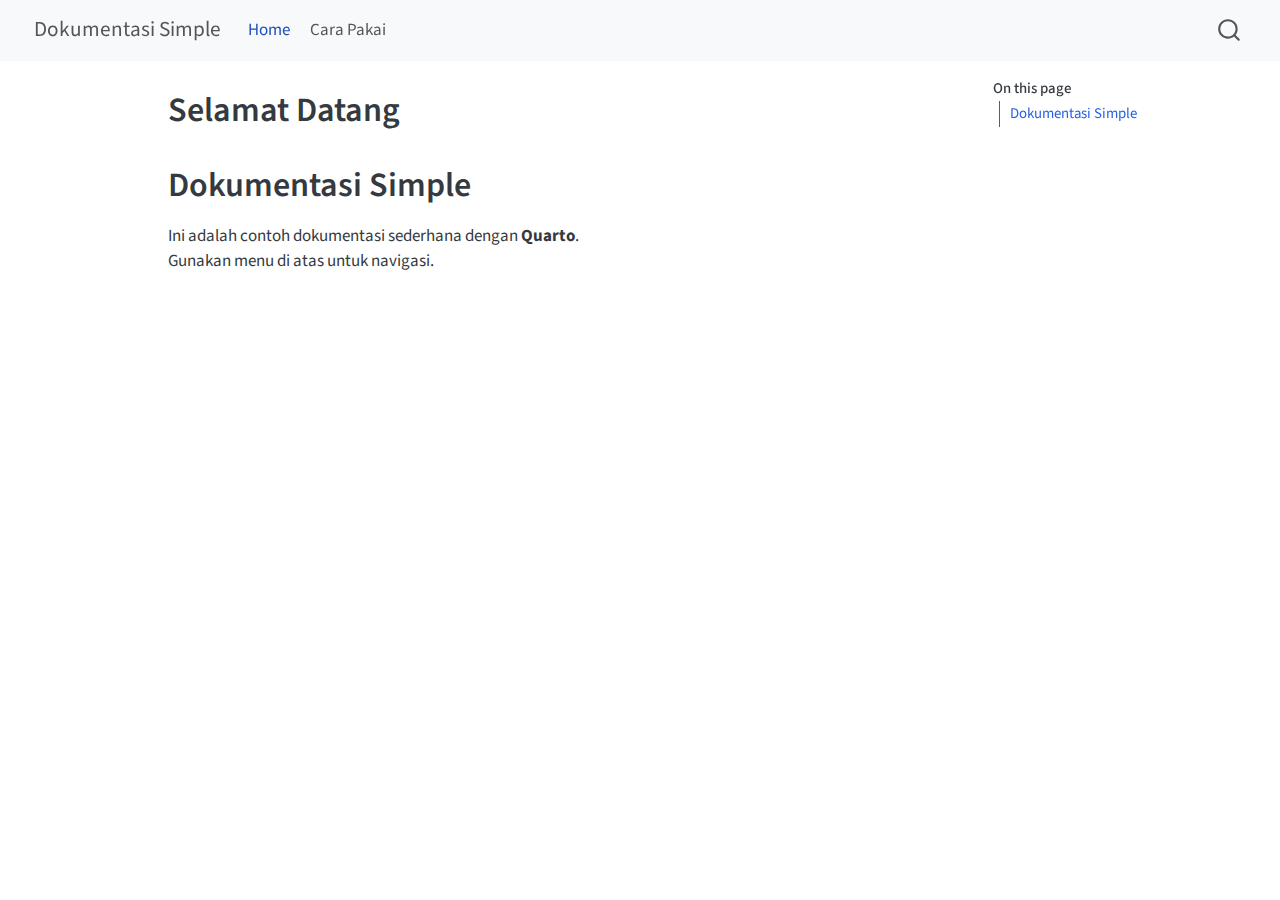
<file: index.html>
<!DOCTYPE html>
<html xmlns="http://www.w3.org/1999/xhtml" lang="en" xml:lang="en"><head>

<meta charset="utf-8">
<meta name="generator" content="quarto-1.8.24">

<meta name="viewport" content="width=device-width, initial-scale=1.0, user-scalable=yes">


<title>Selamat Datang – Dokumentasi Simple</title>
<style>
code{white-space: pre-wrap;}
span.smallcaps{font-variant: small-caps;}
div.columns{display: flex; gap: min(4vw, 1.5em);}
div.column{flex: auto; overflow-x: auto;}
div.hanging-indent{margin-left: 1.5em; text-indent: -1.5em;}
ul.task-list{list-style: none;}
ul.task-list li input[type="checkbox"] {
  width: 0.8em;
  margin: 0 0.8em 0.2em -1em; /* quarto-specific, see https://github.com/quarto-dev/quarto-cli/issues/4556 */ 
  vertical-align: middle;
}
</style>


<script src="site_libs/quarto-nav/quarto-nav.js"></script>
<script src="site_libs/quarto-nav/headroom.min.js"></script>
<script src="site_libs/clipboard/clipboard.min.js"></script>
<script src="site_libs/quarto-search/autocomplete.umd.js"></script>
<script src="site_libs/quarto-search/fuse.min.js"></script>
<script src="site_libs/quarto-search/quarto-search.js"></script>
<meta name="quarto:offset" content="./">
<script src="site_libs/quarto-html/quarto.js" type="module"></script>
<script src="site_libs/quarto-html/tabsets/tabsets.js" type="module"></script>
<script src="site_libs/quarto-html/axe/axe-check.js" type="module"></script>
<script src="site_libs/quarto-html/popper.min.js"></script>
<script src="site_libs/quarto-html/tippy.umd.min.js"></script>
<script src="site_libs/quarto-html/anchor.min.js"></script>
<link href="site_libs/quarto-html/tippy.css" rel="stylesheet">
<link href="site_libs/quarto-html/quarto-syntax-highlighting-dc55a5b9e770e841cd82e46aadbfb9b0.css" rel="stylesheet" id="quarto-text-highlighting-styles">
<script src="site_libs/bootstrap/bootstrap.min.js"></script>
<link href="site_libs/bootstrap/bootstrap-icons.css" rel="stylesheet">
<link href="site_libs/bootstrap/bootstrap-5b4ad623e5705c0698d39aec6f10cf02.min.css" rel="stylesheet" append-hash="true" id="quarto-bootstrap" data-mode="light">
<script id="quarto-search-options" type="application/json">{
  "location": "navbar",
  "copy-button": false,
  "collapse-after": 3,
  "panel-placement": "end",
  "type": "overlay",
  "limit": 50,
  "keyboard-shortcut": [
    "f",
    "/",
    "s"
  ],
  "show-item-context": false,
  "language": {
    "search-no-results-text": "No results",
    "search-matching-documents-text": "matching documents",
    "search-copy-link-title": "Copy link to search",
    "search-hide-matches-text": "Hide additional matches",
    "search-more-match-text": "more match in this document",
    "search-more-matches-text": "more matches in this document",
    "search-clear-button-title": "Clear",
    "search-text-placeholder": "",
    "search-detached-cancel-button-title": "Cancel",
    "search-submit-button-title": "Submit",
    "search-label": "Search"
  }
}</script>


</head>

<body class="nav-fixed quarto-light">

<div id="quarto-search-results"></div>
  <header id="quarto-header" class="headroom fixed-top">
    <nav class="navbar navbar-expand-lg " data-bs-theme="dark">
      <div class="navbar-container container-fluid">
      <div class="navbar-brand-container mx-auto">
    <a href="./index.html" class="navbar-brand navbar-brand-logo">
    </a>
    <a class="navbar-brand" href="./index.html">
    <span class="navbar-title">Dokumentasi Simple</span>
    </a>
  </div>
            <div id="quarto-search" class="" title="Search"></div>
          <button class="navbar-toggler" type="button" data-bs-toggle="collapse" data-bs-target="#navbarCollapse" aria-controls="navbarCollapse" role="menu" aria-expanded="false" aria-label="Toggle navigation" onclick="if (window.quartoToggleHeadroom) { window.quartoToggleHeadroom(); }">
  <span class="navbar-toggler-icon"></span>
</button>
          <div class="collapse navbar-collapse" id="navbarCollapse">
            <ul class="navbar-nav navbar-nav-scroll me-auto">
  <li class="nav-item">
    <a class="nav-link active" href="./index.html" aria-current="page"> 
<span class="menu-text">Home</span></a>
  </li>  
  <li class="nav-item">
    <a class="nav-link" href="./cara-pakai.html"> 
<span class="menu-text">Cara Pakai</span></a>
  </li>  
</ul>
          </div> <!-- /navcollapse -->
            <div class="quarto-navbar-tools">
</div>
      </div> <!-- /container-fluid -->
    </nav>
</header>
<!-- content -->
<div id="quarto-content" class="quarto-container page-columns page-rows-contents page-layout-article page-navbar">
<!-- sidebar -->
<!-- margin-sidebar -->
    <div id="quarto-margin-sidebar" class="sidebar margin-sidebar">
        <nav id="TOC" role="doc-toc" class="toc-active">
    <h2 id="toc-title">On this page</h2>
   
  <ul>
  <li><a href="#dokumentasi-simple" id="toc-dokumentasi-simple" class="nav-link active" data-scroll-target="#dokumentasi-simple">Dokumentasi Simple</a></li>
  </ul>
</nav>
    </div>
<!-- main -->
<main class="content" id="quarto-document-content">

<header id="title-block-header" class="quarto-title-block default">
<div class="quarto-title">
<h1 class="title">Selamat Datang</h1>
</div>



<div class="quarto-title-meta">

    
  
    
  </div>
  


</header>


<section id="dokumentasi-simple" class="level1">
<h1>Dokumentasi Simple</h1>
<p>Ini adalah contoh dokumentasi sederhana dengan <strong>Quarto</strong>.<br>
Gunakan menu di atas untuk navigasi.</p>


</section>

</main> <!-- /main -->
<script id="quarto-html-after-body" type="application/javascript">
  window.document.addEventListener("DOMContentLoaded", function (event) {
    const icon = "";
    const anchorJS = new window.AnchorJS();
    anchorJS.options = {
      placement: 'right',
      icon: icon
    };
    anchorJS.add('.anchored');
    const isCodeAnnotation = (el) => {
      for (const clz of el.classList) {
        if (clz.startsWith('code-annotation-')) {                     
          return true;
        }
      }
      return false;
    }
    const onCopySuccess = function(e) {
      // button target
      const button = e.trigger;
      // don't keep focus
      button.blur();
      // flash "checked"
      button.classList.add('code-copy-button-checked');
      var currentTitle = button.getAttribute("title");
      button.setAttribute("title", "Copied!");
      let tooltip;
      if (window.bootstrap) {
        button.setAttribute("data-bs-toggle", "tooltip");
        button.setAttribute("data-bs-placement", "left");
        button.setAttribute("data-bs-title", "Copied!");
        tooltip = new bootstrap.Tooltip(button, 
          { trigger: "manual", 
            customClass: "code-copy-button-tooltip",
            offset: [0, -8]});
        tooltip.show();    
      }
      setTimeout(function() {
        if (tooltip) {
          tooltip.hide();
          button.removeAttribute("data-bs-title");
          button.removeAttribute("data-bs-toggle");
          button.removeAttribute("data-bs-placement");
        }
        button.setAttribute("title", currentTitle);
        button.classList.remove('code-copy-button-checked');
      }, 1000);
      // clear code selection
      e.clearSelection();
    }
    const getTextToCopy = function(trigger) {
      const outerScaffold = trigger.parentElement.cloneNode(true);
      const codeEl = outerScaffold.querySelector('code');
      for (const childEl of codeEl.children) {
        if (isCodeAnnotation(childEl)) {
          childEl.remove();
        }
      }
      return codeEl.innerText;
    }
    const clipboard = new window.ClipboardJS('.code-copy-button:not([data-in-quarto-modal])', {
      text: getTextToCopy
    });
    clipboard.on('success', onCopySuccess);
    if (window.document.getElementById('quarto-embedded-source-code-modal')) {
      const clipboardModal = new window.ClipboardJS('.code-copy-button[data-in-quarto-modal]', {
        text: getTextToCopy,
        container: window.document.getElementById('quarto-embedded-source-code-modal')
      });
      clipboardModal.on('success', onCopySuccess);
    }
      var localhostRegex = new RegExp(/^(?:http|https):\/\/localhost\:?[0-9]*\//);
      var mailtoRegex = new RegExp(/^mailto:/);
        var filterRegex = new RegExp("https:\/\/hermantoXYZ\.github\.io\/MacroEconomicModel\/");
      var isInternal = (href) => {
          return filterRegex.test(href) || localhostRegex.test(href) || mailtoRegex.test(href);
      }
      // Inspect non-navigation links and adorn them if external
     var links = window.document.querySelectorAll('a[href]:not(.nav-link):not(.navbar-brand):not(.toc-action):not(.sidebar-link):not(.sidebar-item-toggle):not(.pagination-link):not(.no-external):not([aria-hidden]):not(.dropdown-item):not(.quarto-navigation-tool):not(.about-link)');
      for (var i=0; i<links.length; i++) {
        const link = links[i];
        if (!isInternal(link.href)) {
          // undo the damage that might have been done by quarto-nav.js in the case of
          // links that we want to consider external
          if (link.dataset.originalHref !== undefined) {
            link.href = link.dataset.originalHref;
          }
        }
      }
    function tippyHover(el, contentFn, onTriggerFn, onUntriggerFn) {
      const config = {
        allowHTML: true,
        maxWidth: 500,
        delay: 100,
        arrow: false,
        appendTo: function(el) {
            return el.parentElement;
        },
        interactive: true,
        interactiveBorder: 10,
        theme: 'quarto',
        placement: 'bottom-start',
      };
      if (contentFn) {
        config.content = contentFn;
      }
      if (onTriggerFn) {
        config.onTrigger = onTriggerFn;
      }
      if (onUntriggerFn) {
        config.onUntrigger = onUntriggerFn;
      }
      window.tippy(el, config); 
    }
    const noterefs = window.document.querySelectorAll('a[role="doc-noteref"]');
    for (var i=0; i<noterefs.length; i++) {
      const ref = noterefs[i];
      tippyHover(ref, function() {
        // use id or data attribute instead here
        let href = ref.getAttribute('data-footnote-href') || ref.getAttribute('href');
        try { href = new URL(href).hash; } catch {}
        const id = href.replace(/^#\/?/, "");
        const note = window.document.getElementById(id);
        if (note) {
          return note.innerHTML;
        } else {
          return "";
        }
      });
    }
    const xrefs = window.document.querySelectorAll('a.quarto-xref');
    const processXRef = (id, note) => {
      // Strip column container classes
      const stripColumnClz = (el) => {
        el.classList.remove("page-full", "page-columns");
        if (el.children) {
          for (const child of el.children) {
            stripColumnClz(child);
          }
        }
      }
      stripColumnClz(note)
      if (id === null || id.startsWith('sec-')) {
        // Special case sections, only their first couple elements
        const container = document.createElement("div");
        if (note.children && note.children.length > 2) {
          container.appendChild(note.children[0].cloneNode(true));
          for (let i = 1; i < note.children.length; i++) {
            const child = note.children[i];
            if (child.tagName === "P" && child.innerText === "") {
              continue;
            } else {
              container.appendChild(child.cloneNode(true));
              break;
            }
          }
          if (window.Quarto?.typesetMath) {
            window.Quarto.typesetMath(container);
          }
          return container.innerHTML
        } else {
          if (window.Quarto?.typesetMath) {
            window.Quarto.typesetMath(note);
          }
          return note.innerHTML;
        }
      } else {
        // Remove any anchor links if they are present
        const anchorLink = note.querySelector('a.anchorjs-link');
        if (anchorLink) {
          anchorLink.remove();
        }
        if (window.Quarto?.typesetMath) {
          window.Quarto.typesetMath(note);
        }
        if (note.classList.contains("callout")) {
          return note.outerHTML;
        } else {
          return note.innerHTML;
        }
      }
    }
    for (var i=0; i<xrefs.length; i++) {
      const xref = xrefs[i];
      tippyHover(xref, undefined, function(instance) {
        instance.disable();
        let url = xref.getAttribute('href');
        let hash = undefined; 
        if (url.startsWith('#')) {
          hash = url;
        } else {
          try { hash = new URL(url).hash; } catch {}
        }
        if (hash) {
          const id = hash.replace(/^#\/?/, "");
          const note = window.document.getElementById(id);
          if (note !== null) {
            try {
              const html = processXRef(id, note.cloneNode(true));
              instance.setContent(html);
            } finally {
              instance.enable();
              instance.show();
            }
          } else {
            // See if we can fetch this
            fetch(url.split('#')[0])
            .then(res => res.text())
            .then(html => {
              const parser = new DOMParser();
              const htmlDoc = parser.parseFromString(html, "text/html");
              const note = htmlDoc.getElementById(id);
              if (note !== null) {
                const html = processXRef(id, note);
                instance.setContent(html);
              } 
            }).finally(() => {
              instance.enable();
              instance.show();
            });
          }
        } else {
          // See if we can fetch a full url (with no hash to target)
          // This is a special case and we should probably do some content thinning / targeting
          fetch(url)
          .then(res => res.text())
          .then(html => {
            const parser = new DOMParser();
            const htmlDoc = parser.parseFromString(html, "text/html");
            const note = htmlDoc.querySelector('main.content');
            if (note !== null) {
              // This should only happen for chapter cross references
              // (since there is no id in the URL)
              // remove the first header
              if (note.children.length > 0 && note.children[0].tagName === "HEADER") {
                note.children[0].remove();
              }
              const html = processXRef(null, note);
              instance.setContent(html);
            } 
          }).finally(() => {
            instance.enable();
            instance.show();
          });
        }
      }, function(instance) {
      });
    }
        let selectedAnnoteEl;
        const selectorForAnnotation = ( cell, annotation) => {
          let cellAttr = 'data-code-cell="' + cell + '"';
          let lineAttr = 'data-code-annotation="' +  annotation + '"';
          const selector = 'span[' + cellAttr + '][' + lineAttr + ']';
          return selector;
        }
        const selectCodeLines = (annoteEl) => {
          const doc = window.document;
          const targetCell = annoteEl.getAttribute("data-target-cell");
          const targetAnnotation = annoteEl.getAttribute("data-target-annotation");
          const annoteSpan = window.document.querySelector(selectorForAnnotation(targetCell, targetAnnotation));
          const lines = annoteSpan.getAttribute("data-code-lines").split(",");
          const lineIds = lines.map((line) => {
            return targetCell + "-" + line;
          })
          let top = null;
          let height = null;
          let parent = null;
          if (lineIds.length > 0) {
              //compute the position of the single el (top and bottom and make a div)
              const el = window.document.getElementById(lineIds[0]);
              top = el.offsetTop;
              height = el.offsetHeight;
              parent = el.parentElement.parentElement;
            if (lineIds.length > 1) {
              const lastEl = window.document.getElementById(lineIds[lineIds.length - 1]);
              const bottom = lastEl.offsetTop + lastEl.offsetHeight;
              height = bottom - top;
            }
            if (top !== null && height !== null && parent !== null) {
              // cook up a div (if necessary) and position it 
              let div = window.document.getElementById("code-annotation-line-highlight");
              if (div === null) {
                div = window.document.createElement("div");
                div.setAttribute("id", "code-annotation-line-highlight");
                div.style.position = 'absolute';
                parent.appendChild(div);
              }
              div.style.top = top - 2 + "px";
              div.style.height = height + 4 + "px";
              div.style.left = 0;
              let gutterDiv = window.document.getElementById("code-annotation-line-highlight-gutter");
              if (gutterDiv === null) {
                gutterDiv = window.document.createElement("div");
                gutterDiv.setAttribute("id", "code-annotation-line-highlight-gutter");
                gutterDiv.style.position = 'absolute';
                const codeCell = window.document.getElementById(targetCell);
                const gutter = codeCell.querySelector('.code-annotation-gutter');
                gutter.appendChild(gutterDiv);
              }
              gutterDiv.style.top = top - 2 + "px";
              gutterDiv.style.height = height + 4 + "px";
            }
            selectedAnnoteEl = annoteEl;
          }
        };
        const unselectCodeLines = () => {
          const elementsIds = ["code-annotation-line-highlight", "code-annotation-line-highlight-gutter"];
          elementsIds.forEach((elId) => {
            const div = window.document.getElementById(elId);
            if (div) {
              div.remove();
            }
          });
          selectedAnnoteEl = undefined;
        };
          // Handle positioning of the toggle
      window.addEventListener(
        "resize",
        throttle(() => {
          elRect = undefined;
          if (selectedAnnoteEl) {
            selectCodeLines(selectedAnnoteEl);
          }
        }, 10)
      );
      function throttle(fn, ms) {
      let throttle = false;
      let timer;
        return (...args) => {
          if(!throttle) { // first call gets through
              fn.apply(this, args);
              throttle = true;
          } else { // all the others get throttled
              if(timer) clearTimeout(timer); // cancel #2
              timer = setTimeout(() => {
                fn.apply(this, args);
                timer = throttle = false;
              }, ms);
          }
        };
      }
        // Attach click handler to the DT
        const annoteDls = window.document.querySelectorAll('dt[data-target-cell]');
        for (const annoteDlNode of annoteDls) {
          annoteDlNode.addEventListener('click', (event) => {
            const clickedEl = event.target;
            if (clickedEl !== selectedAnnoteEl) {
              unselectCodeLines();
              const activeEl = window.document.querySelector('dt[data-target-cell].code-annotation-active');
              if (activeEl) {
                activeEl.classList.remove('code-annotation-active');
              }
              selectCodeLines(clickedEl);
              clickedEl.classList.add('code-annotation-active');
            } else {
              // Unselect the line
              unselectCodeLines();
              clickedEl.classList.remove('code-annotation-active');
            }
          });
        }
    const findCites = (el) => {
      const parentEl = el.parentElement;
      if (parentEl) {
        const cites = parentEl.dataset.cites;
        if (cites) {
          return {
            el,
            cites: cites.split(' ')
          };
        } else {
          return findCites(el.parentElement)
        }
      } else {
        return undefined;
      }
    };
    var bibliorefs = window.document.querySelectorAll('a[role="doc-biblioref"]');
    for (var i=0; i<bibliorefs.length; i++) {
      const ref = bibliorefs[i];
      const citeInfo = findCites(ref);
      if (citeInfo) {
        tippyHover(citeInfo.el, function() {
          var popup = window.document.createElement('div');
          citeInfo.cites.forEach(function(cite) {
            var citeDiv = window.document.createElement('div');
            citeDiv.classList.add('hanging-indent');
            citeDiv.classList.add('csl-entry');
            var biblioDiv = window.document.getElementById('ref-' + cite);
            if (biblioDiv) {
              citeDiv.innerHTML = biblioDiv.innerHTML;
            }
            popup.appendChild(citeDiv);
          });
          return popup.innerHTML;
        });
      }
    }
  });
  </script>
</div> <!-- /content -->




</body></html>
</file>
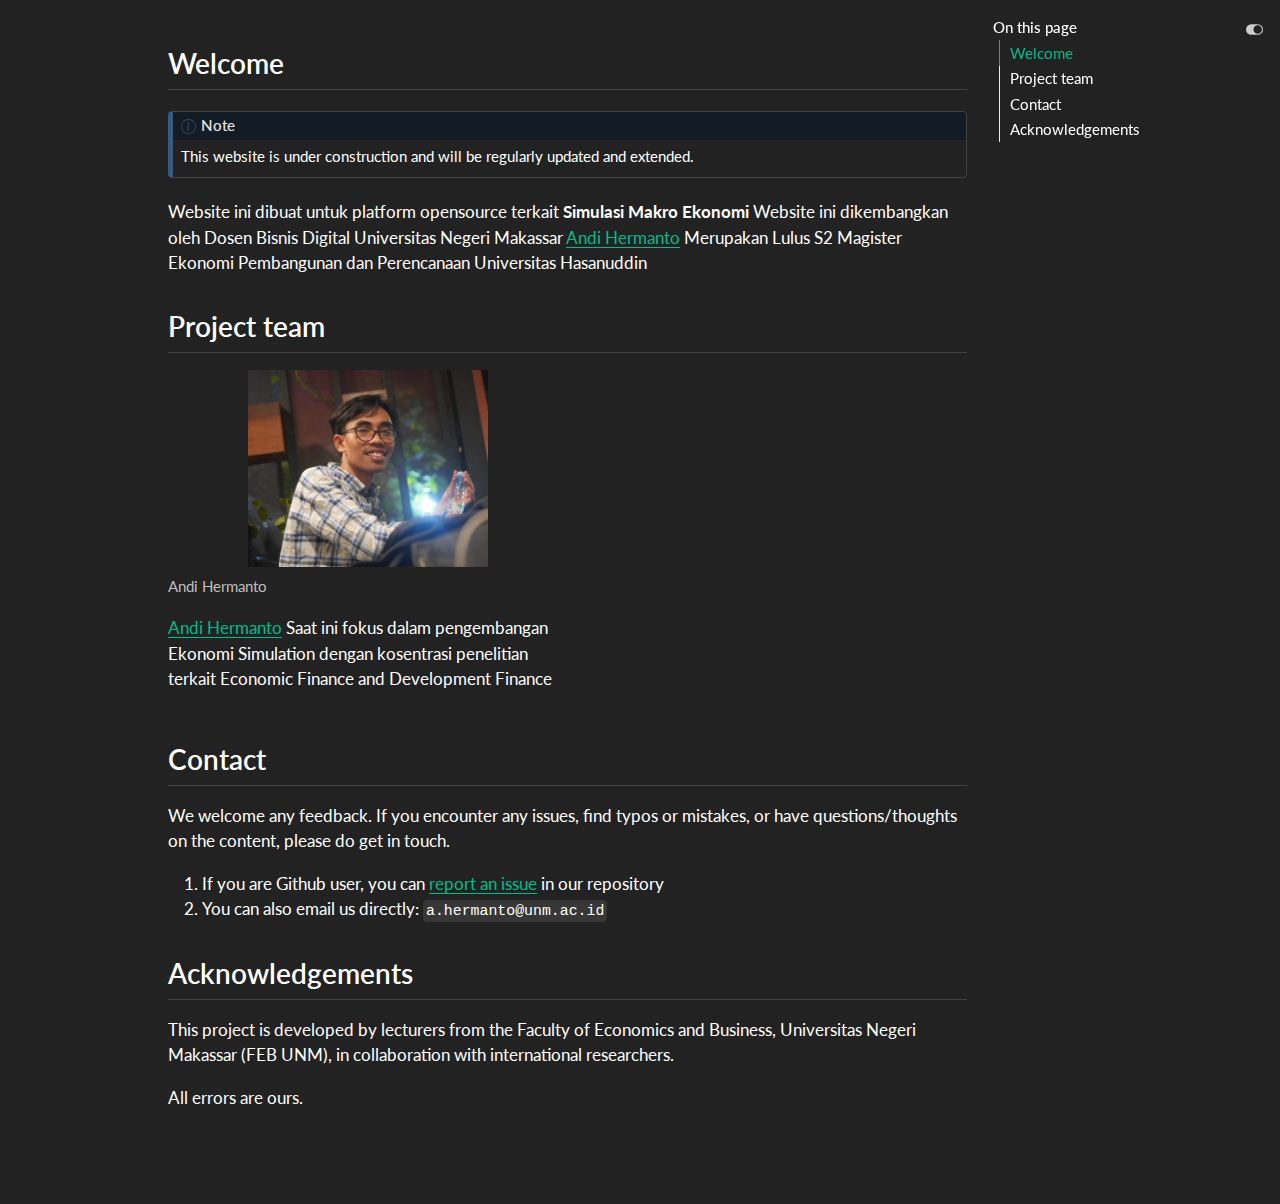
<file: _book/index.html>
<!DOCTYPE html>
<html xmlns="http://www.w3.org/1999/xhtml" lang="en" xml:lang="en"><head>

<meta charset="utf-8">
<meta name="generator" content="quarto-1.8.24">

<meta name="viewport" content="width=device-width, initial-scale=1.0, user-scalable=yes">


<title>index</title>
<style>
code{white-space: pre-wrap;}
span.smallcaps{font-variant: small-caps;}
div.columns{display: flex; gap: min(4vw, 1.5em);}
div.column{flex: auto; overflow-x: auto;}
div.hanging-indent{margin-left: 1.5em; text-indent: -1.5em;}
ul.task-list{list-style: none;}
ul.task-list li input[type="checkbox"] {
  width: 0.8em;
  margin: 0 0.8em 0.2em -1em; /* quarto-specific, see https://github.com/quarto-dev/quarto-cli/issues/4556 */ 
  vertical-align: middle;
}
</style>


<script src="site_libs/quarto-nav/quarto-nav.js"></script>
<script src="site_libs/clipboard/clipboard.min.js"></script>
<script src="site_libs/quarto-search/autocomplete.umd.js"></script>
<script src="site_libs/quarto-search/fuse.min.js"></script>
<script src="site_libs/quarto-search/quarto-search.js"></script>
<meta name="quarto:offset" content="./">
<script src="site_libs/quarto-html/quarto.js" type="module"></script>
<script src="site_libs/quarto-html/tabsets/tabsets.js" type="module"></script>
<script src="site_libs/quarto-html/axe/axe-check.js" type="module"></script>
<script src="site_libs/quarto-html/popper.min.js"></script>
<script src="site_libs/quarto-html/tippy.umd.min.js"></script>
<script src="site_libs/quarto-html/anchor.min.js"></script>
<link href="site_libs/quarto-html/tippy.css" rel="stylesheet">
<link href="site_libs/quarto-html/quarto-syntax-highlighting-dc55a5b9e770e841cd82e46aadbfb9b0.css" rel="stylesheet" class="quarto-color-scheme" id="quarto-text-highlighting-styles">
<link href="site_libs/quarto-html/quarto-syntax-highlighting-dark-b651517ce65839d647a86e2780455cfb.css" rel="stylesheet" class="quarto-color-scheme quarto-color-alternate" id="quarto-text-highlighting-styles">
<script src="site_libs/bootstrap/bootstrap.min.js"></script>
<link href="site_libs/bootstrap/bootstrap-icons.css" rel="stylesheet">
<link href="site_libs/bootstrap/bootstrap-a8976c3e89df70b272bdfba3d2fda974.min.css" rel="stylesheet" append-hash="true" class="quarto-color-scheme" id="quarto-bootstrap" data-mode="light">
<link href="site_libs/bootstrap/bootstrap-dark-81fe5dcfeb64615fe1e55f802320c342.min.css" rel="stylesheet" append-hash="true" class="quarto-color-scheme quarto-color-alternate" id="quarto-bootstrap" data-mode="dark">
<script id="quarto-search-options" type="application/json">{
  "location": "sidebar",
  "copy-button": false,
  "collapse-after": 3,
  "panel-placement": "start",
  "type": "textbox",
  "limit": 50,
  "keyboard-shortcut": [
    "f",
    "/",
    "s"
  ],
  "show-item-context": false,
  "language": {
    "search-no-results-text": "No results",
    "search-matching-documents-text": "matching documents",
    "search-copy-link-title": "Copy link to search",
    "search-hide-matches-text": "Hide additional matches",
    "search-more-match-text": "more match in this document",
    "search-more-matches-text": "more matches in this document",
    "search-clear-button-title": "Clear",
    "search-text-placeholder": "",
    "search-detached-cancel-button-title": "Cancel",
    "search-submit-button-title": "Submit",
    "search-label": "Search"
  }
}</script>


</head>

<body class="quarto-dark"><script id="quarto-html-before-body" type="application/javascript">
    const toggleBodyColorMode = (bsSheetEl) => {
      const mode = bsSheetEl.getAttribute("data-mode");
      const bodyEl = window.document.querySelector("body");
      if (mode === "dark") {
        bodyEl.classList.add("quarto-dark");
        bodyEl.classList.remove("quarto-light");
      } else {
        bodyEl.classList.add("quarto-light");
        bodyEl.classList.remove("quarto-dark");
      }
    }
    const toggleBodyColorPrimary = () => {
      const bsSheetEl = window.document.querySelector("link#quarto-bootstrap:not([rel=disabled-stylesheet])");
      if (bsSheetEl) {
        toggleBodyColorMode(bsSheetEl);
      }
    }
    const setColorSchemeToggle = (alternate) => {
      const toggles = window.document.querySelectorAll('.quarto-color-scheme-toggle');
      for (let i=0; i < toggles.length; i++) {
        const toggle = toggles[i];
        if (toggle) {
          if (alternate) {
            toggle.classList.add("alternate");
          } else {
            toggle.classList.remove("alternate");
          }
        }
      }
    };
    const toggleColorMode = (alternate) => {
      // Switch the stylesheets
      const primaryStylesheets = window.document.querySelectorAll('link.quarto-color-scheme:not(.quarto-color-alternate)');
      const alternateStylesheets = window.document.querySelectorAll('link.quarto-color-scheme.quarto-color-alternate');
      manageTransitions('#quarto-margin-sidebar .nav-link', false);
      if (alternate) {
        // note: dark is layered on light, we don't disable primary!
        enableStylesheet(alternateStylesheets);
        for (const sheetNode of alternateStylesheets) {
          if (sheetNode.id === "quarto-bootstrap") {
            toggleBodyColorMode(sheetNode);
          }
        }
      } else {
        disableStylesheet(alternateStylesheets);
        enableStylesheet(primaryStylesheets)
        toggleBodyColorPrimary();
      }
      manageTransitions('#quarto-margin-sidebar .nav-link', true);
      // Switch the toggles
      setColorSchemeToggle(alternate)
      // Hack to workaround the fact that safari doesn't
      // properly recolor the scrollbar when toggling (#1455)
      if (navigator.userAgent.indexOf('Safari') > 0 && navigator.userAgent.indexOf('Chrome') == -1) {
        manageTransitions("body", false);
        window.scrollTo(0, 1);
        setTimeout(() => {
          window.scrollTo(0, 0);
          manageTransitions("body", true);
        }, 40);
      }
    }
    const disableStylesheet = (stylesheets) => {
      for (let i=0; i < stylesheets.length; i++) {
        const stylesheet = stylesheets[i];
        stylesheet.rel = 'disabled-stylesheet';
      }
    }
    const enableStylesheet = (stylesheets) => {
      for (let i=0; i < stylesheets.length; i++) {
        const stylesheet = stylesheets[i];
        if(stylesheet.rel !== 'stylesheet') { // for Chrome, which will still FOUC without this check
          stylesheet.rel = 'stylesheet';
        }
      }
    }
    const manageTransitions = (selector, allowTransitions) => {
      const els = window.document.querySelectorAll(selector);
      for (let i=0; i < els.length; i++) {
        const el = els[i];
        if (allowTransitions) {
          el.classList.remove('notransition');
        } else {
          el.classList.add('notransition');
        }
      }
    }
    const isFileUrl = () => {
      return window.location.protocol === 'file:';
    }
    const hasAlternateSentinel = () => {
      let styleSentinel = getColorSchemeSentinel();
      if (styleSentinel !== null) {
        return styleSentinel === "alternate";
      } else {
        return false;
      }
    }
    const setStyleSentinel = (alternate) => {
      const value = alternate ? "alternate" : "default";
      if (!isFileUrl()) {
        window.localStorage.setItem("quarto-color-scheme", value);
      } else {
        localAlternateSentinel = value;
      }
    }
    const getColorSchemeSentinel = () => {
      if (!isFileUrl()) {
        const storageValue = window.localStorage.getItem("quarto-color-scheme");
        return storageValue != null ? storageValue : localAlternateSentinel;
      } else {
        return localAlternateSentinel;
      }
    }
    const toggleGiscusIfUsed = (isAlternate, darkModeDefault) => {
      const baseTheme = document.querySelector('#giscus-base-theme')?.value ?? 'light';
      const alternateTheme = document.querySelector('#giscus-alt-theme')?.value ?? 'dark';
      let newTheme = '';
      if(authorPrefersDark) {
        newTheme = isAlternate ? baseTheme : alternateTheme;
      } else {
        newTheme = isAlternate ? alternateTheme : baseTheme;
      }
      const changeGiscusTheme = () => {
        // From: https://github.com/giscus/giscus/issues/336
        const sendMessage = (message) => {
          const iframe = document.querySelector('iframe.giscus-frame');
          if (!iframe) return;
          iframe.contentWindow.postMessage({ giscus: message }, 'https://giscus.app');
        }
        sendMessage({
          setConfig: {
            theme: newTheme
          }
        });
      }
      const isGiscussLoaded = window.document.querySelector('iframe.giscus-frame') !== null;
      if (isGiscussLoaded) {
        changeGiscusTheme();
      }
    };
    const authorPrefersDark = true;
    const darkModeDefault = authorPrefersDark;
    let localAlternateSentinel = darkModeDefault ? 'alternate' : 'default';
    // Dark / light mode switch
    window.quartoToggleColorScheme = () => {
      // Read the current dark / light value
      let toAlternate = !hasAlternateSentinel();
      toggleColorMode(toAlternate);
      setStyleSentinel(toAlternate);
      toggleGiscusIfUsed(toAlternate, darkModeDefault);
      window.dispatchEvent(new Event('resize'));
    };
    // Switch to dark mode if need be
    if (hasAlternateSentinel()) {
      toggleColorMode(true);
    } else {
      toggleColorMode(false);
    }
  </script>

<div id="quarto-search-results"></div>
<!-- content -->
<div id="quarto-content" class="quarto-container page-columns page-rows-contents page-layout-article">
<!-- sidebar -->
<!-- margin-sidebar -->
    <div id="quarto-margin-sidebar" class="sidebar margin-sidebar">
        <nav id="TOC" role="doc-toc" class="toc-active">
    <h2 id="toc-title">On this page</h2>
   
  <ul>
  <li><a href="#welcome" id="toc-welcome" class="nav-link active" data-scroll-target="#welcome">Welcome</a></li>
  <li><a href="#project-team" id="toc-project-team" class="nav-link" data-scroll-target="#project-team">Project team</a></li>
  <li><a href="#contact" id="toc-contact" class="nav-link" data-scroll-target="#contact">Contact</a></li>
  <li><a href="#acknowledgements" id="toc-acknowledgements" class="nav-link" data-scroll-target="#acknowledgements">Acknowledgements</a></li>
  </ul>
</nav>
    </div>
<!-- main -->
<main class="content" id="quarto-document-content"><header id="title-block-header" class="quarto-title-block"></header>





<section id="welcome" class="level2 unnumbered">
<h2 class="unnumbered anchored" data-anchor-id="welcome">Welcome</h2>
<div class="callout callout-style-default callout-note callout-titled">
<div class="callout-header d-flex align-content-center">
<div class="callout-icon-container">
<i class="callout-icon"></i>
</div>
<div class="callout-title-container flex-fill">
Note
</div>
</div>
<div class="callout-body-container callout-body">
<p>This website is under construction and will be regularly updated and extended.</p>
</div>
</div>
<p>Website ini dibuat untuk platform opensource terkait <strong>Simulasi Makro Ekonomi</strong> Website ini dikembangkan oleh Dosen Bisnis Digital Universitas Negeri Makassar <a href="https://andihermanto.id">Andi Hermanto</a> Merupakan Lulus S2 Magister Ekonomi Pembangunan dan Perencanaan Universitas Hasanuddin</p>
</section>
<section id="project-team" class="level2">
<h2 class="anchored" data-anchor-id="project-team">Project team</h2>
<div class="column">
<div class="quarto-figure quarto-figure-center">
<figure class="figure">
<p><img src="andi_hermanto.jpeg" class="img-fluid figure-img" style="width:60.0%"></p>
<figcaption>Andi Hermanto</figcaption>
</figure>
</div>
<p><a href="https://andihermanto.id/">Andi Hermanto</a> Saat ini fokus dalam pengembangan Ekonomi Simulation dengan kosentrasi penelitian terkait Economic Finance and Development Finance</p>
</div>
</section>
<section id="contact" class="level2">
<h2 class="anchored" data-anchor-id="contact">Contact</h2>
<p>We welcome any feedback. If you encounter any issues, find typos or mistakes, or have questions/thoughts on the content, please do get in touch.</p>
<ol type="1">
<li>If you are Github user, you can <a href="https://github.com/hermantoXYZ/Simulasi-Makro#">report an issue</a> in our repository<br>
</li>
<li>You can also email us directly: <code>a.hermanto@unm.ac.id</code></li>
</ol>
</section>
<section id="acknowledgements" class="level2">
<h2 class="anchored" data-anchor-id="acknowledgements">Acknowledgements</h2>
<p>This project is developed by lecturers from the Faculty of Economics and Business, Universitas Negeri Makassar (FEB UNM), in collaboration with international researchers.</p>
<p>All errors are ours.</p>


</section>

</main> <!-- /main -->
<script id="quarto-html-after-body" type="application/javascript">
  window.document.addEventListener("DOMContentLoaded", function (event) {
    // Ensure there is a toggle, if there isn't float one in the top right
    if (window.document.querySelector('.quarto-color-scheme-toggle') === null) {
      const a = window.document.createElement('a');
      a.classList.add('top-right');
      a.classList.add('quarto-color-scheme-toggle');
      a.href = "";
      a.onclick = function() { try { window.quartoToggleColorScheme(); } catch {} return false; };
      const i = window.document.createElement("i");
      i.classList.add('bi');
      a.appendChild(i);
      window.document.body.appendChild(a);
    }
    setColorSchemeToggle(hasAlternateSentinel())
    const icon = "";
    const anchorJS = new window.AnchorJS();
    anchorJS.options = {
      placement: 'right',
      icon: icon
    };
    anchorJS.add('.anchored');
    const isCodeAnnotation = (el) => {
      for (const clz of el.classList) {
        if (clz.startsWith('code-annotation-')) {                     
          return true;
        }
      }
      return false;
    }
    const onCopySuccess = function(e) {
      // button target
      const button = e.trigger;
      // don't keep focus
      button.blur();
      // flash "checked"
      button.classList.add('code-copy-button-checked');
      var currentTitle = button.getAttribute("title");
      button.setAttribute("title", "Copied!");
      let tooltip;
      if (window.bootstrap) {
        button.setAttribute("data-bs-toggle", "tooltip");
        button.setAttribute("data-bs-placement", "left");
        button.setAttribute("data-bs-title", "Copied!");
        tooltip = new bootstrap.Tooltip(button, 
          { trigger: "manual", 
            customClass: "code-copy-button-tooltip",
            offset: [0, -8]});
        tooltip.show();    
      }
      setTimeout(function() {
        if (tooltip) {
          tooltip.hide();
          button.removeAttribute("data-bs-title");
          button.removeAttribute("data-bs-toggle");
          button.removeAttribute("data-bs-placement");
        }
        button.setAttribute("title", currentTitle);
        button.classList.remove('code-copy-button-checked');
      }, 1000);
      // clear code selection
      e.clearSelection();
    }
    const getTextToCopy = function(trigger) {
      const outerScaffold = trigger.parentElement.cloneNode(true);
      const codeEl = outerScaffold.querySelector('code');
      for (const childEl of codeEl.children) {
        if (isCodeAnnotation(childEl)) {
          childEl.remove();
        }
      }
      return codeEl.innerText;
    }
    const clipboard = new window.ClipboardJS('.code-copy-button:not([data-in-quarto-modal])', {
      text: getTextToCopy
    });
    clipboard.on('success', onCopySuccess);
    if (window.document.getElementById('quarto-embedded-source-code-modal')) {
      const clipboardModal = new window.ClipboardJS('.code-copy-button[data-in-quarto-modal]', {
        text: getTextToCopy,
        container: window.document.getElementById('quarto-embedded-source-code-modal')
      });
      clipboardModal.on('success', onCopySuccess);
    }
      var localhostRegex = new RegExp(/^(?:http|https):\/\/localhost\:?[0-9]*\//);
      var mailtoRegex = new RegExp(/^mailto:/);
        var filterRegex = new RegExp('/' + window.location.host + '/');
      var isInternal = (href) => {
          return filterRegex.test(href) || localhostRegex.test(href) || mailtoRegex.test(href);
      }
      // Inspect non-navigation links and adorn them if external
     var links = window.document.querySelectorAll('a[href]:not(.nav-link):not(.navbar-brand):not(.toc-action):not(.sidebar-link):not(.sidebar-item-toggle):not(.pagination-link):not(.no-external):not([aria-hidden]):not(.dropdown-item):not(.quarto-navigation-tool):not(.about-link)');
      for (var i=0; i<links.length; i++) {
        const link = links[i];
        if (!isInternal(link.href)) {
          // undo the damage that might have been done by quarto-nav.js in the case of
          // links that we want to consider external
          if (link.dataset.originalHref !== undefined) {
            link.href = link.dataset.originalHref;
          }
        }
      }
    function tippyHover(el, contentFn, onTriggerFn, onUntriggerFn) {
      const config = {
        allowHTML: true,
        maxWidth: 500,
        delay: 100,
        arrow: false,
        appendTo: function(el) {
            return el.parentElement;
        },
        interactive: true,
        interactiveBorder: 10,
        theme: 'quarto',
        placement: 'bottom-start',
      };
      if (contentFn) {
        config.content = contentFn;
      }
      if (onTriggerFn) {
        config.onTrigger = onTriggerFn;
      }
      if (onUntriggerFn) {
        config.onUntrigger = onUntriggerFn;
      }
      window.tippy(el, config); 
    }
    const noterefs = window.document.querySelectorAll('a[role="doc-noteref"]');
    for (var i=0; i<noterefs.length; i++) {
      const ref = noterefs[i];
      tippyHover(ref, function() {
        // use id or data attribute instead here
        let href = ref.getAttribute('data-footnote-href') || ref.getAttribute('href');
        try { href = new URL(href).hash; } catch {}
        const id = href.replace(/^#\/?/, "");
        const note = window.document.getElementById(id);
        if (note) {
          return note.innerHTML;
        } else {
          return "";
        }
      });
    }
    const xrefs = window.document.querySelectorAll('a.quarto-xref');
    const processXRef = (id, note) => {
      // Strip column container classes
      const stripColumnClz = (el) => {
        el.classList.remove("page-full", "page-columns");
        if (el.children) {
          for (const child of el.children) {
            stripColumnClz(child);
          }
        }
      }
      stripColumnClz(note)
      if (id === null || id.startsWith('sec-')) {
        // Special case sections, only their first couple elements
        const container = document.createElement("div");
        if (note.children && note.children.length > 2) {
          container.appendChild(note.children[0].cloneNode(true));
          for (let i = 1; i < note.children.length; i++) {
            const child = note.children[i];
            if (child.tagName === "P" && child.innerText === "") {
              continue;
            } else {
              container.appendChild(child.cloneNode(true));
              break;
            }
          }
          if (window.Quarto?.typesetMath) {
            window.Quarto.typesetMath(container);
          }
          return container.innerHTML
        } else {
          if (window.Quarto?.typesetMath) {
            window.Quarto.typesetMath(note);
          }
          return note.innerHTML;
        }
      } else {
        // Remove any anchor links if they are present
        const anchorLink = note.querySelector('a.anchorjs-link');
        if (anchorLink) {
          anchorLink.remove();
        }
        if (window.Quarto?.typesetMath) {
          window.Quarto.typesetMath(note);
        }
        if (note.classList.contains("callout")) {
          return note.outerHTML;
        } else {
          return note.innerHTML;
        }
      }
    }
    for (var i=0; i<xrefs.length; i++) {
      const xref = xrefs[i];
      tippyHover(xref, undefined, function(instance) {
        instance.disable();
        let url = xref.getAttribute('href');
        let hash = undefined; 
        if (url.startsWith('#')) {
          hash = url;
        } else {
          try { hash = new URL(url).hash; } catch {}
        }
        if (hash) {
          const id = hash.replace(/^#\/?/, "");
          const note = window.document.getElementById(id);
          if (note !== null) {
            try {
              const html = processXRef(id, note.cloneNode(true));
              instance.setContent(html);
            } finally {
              instance.enable();
              instance.show();
            }
          } else {
            // See if we can fetch this
            fetch(url.split('#')[0])
            .then(res => res.text())
            .then(html => {
              const parser = new DOMParser();
              const htmlDoc = parser.parseFromString(html, "text/html");
              const note = htmlDoc.getElementById(id);
              if (note !== null) {
                const html = processXRef(id, note);
                instance.setContent(html);
              } 
            }).finally(() => {
              instance.enable();
              instance.show();
            });
          }
        } else {
          // See if we can fetch a full url (with no hash to target)
          // This is a special case and we should probably do some content thinning / targeting
          fetch(url)
          .then(res => res.text())
          .then(html => {
            const parser = new DOMParser();
            const htmlDoc = parser.parseFromString(html, "text/html");
            const note = htmlDoc.querySelector('main.content');
            if (note !== null) {
              // This should only happen for chapter cross references
              // (since there is no id in the URL)
              // remove the first header
              if (note.children.length > 0 && note.children[0].tagName === "HEADER") {
                note.children[0].remove();
              }
              const html = processXRef(null, note);
              instance.setContent(html);
            } 
          }).finally(() => {
            instance.enable();
            instance.show();
          });
        }
      }, function(instance) {
      });
    }
        let selectedAnnoteEl;
        const selectorForAnnotation = ( cell, annotation) => {
          let cellAttr = 'data-code-cell="' + cell + '"';
          let lineAttr = 'data-code-annotation="' +  annotation + '"';
          const selector = 'span[' + cellAttr + '][' + lineAttr + ']';
          return selector;
        }
        const selectCodeLines = (annoteEl) => {
          const doc = window.document;
          const targetCell = annoteEl.getAttribute("data-target-cell");
          const targetAnnotation = annoteEl.getAttribute("data-target-annotation");
          const annoteSpan = window.document.querySelector(selectorForAnnotation(targetCell, targetAnnotation));
          const lines = annoteSpan.getAttribute("data-code-lines").split(",");
          const lineIds = lines.map((line) => {
            return targetCell + "-" + line;
          })
          let top = null;
          let height = null;
          let parent = null;
          if (lineIds.length > 0) {
              //compute the position of the single el (top and bottom and make a div)
              const el = window.document.getElementById(lineIds[0]);
              top = el.offsetTop;
              height = el.offsetHeight;
              parent = el.parentElement.parentElement;
            if (lineIds.length > 1) {
              const lastEl = window.document.getElementById(lineIds[lineIds.length - 1]);
              const bottom = lastEl.offsetTop + lastEl.offsetHeight;
              height = bottom - top;
            }
            if (top !== null && height !== null && parent !== null) {
              // cook up a div (if necessary) and position it 
              let div = window.document.getElementById("code-annotation-line-highlight");
              if (div === null) {
                div = window.document.createElement("div");
                div.setAttribute("id", "code-annotation-line-highlight");
                div.style.position = 'absolute';
                parent.appendChild(div);
              }
              div.style.top = top - 2 + "px";
              div.style.height = height + 4 + "px";
              div.style.left = 0;
              let gutterDiv = window.document.getElementById("code-annotation-line-highlight-gutter");
              if (gutterDiv === null) {
                gutterDiv = window.document.createElement("div");
                gutterDiv.setAttribute("id", "code-annotation-line-highlight-gutter");
                gutterDiv.style.position = 'absolute';
                const codeCell = window.document.getElementById(targetCell);
                const gutter = codeCell.querySelector('.code-annotation-gutter');
                gutter.appendChild(gutterDiv);
              }
              gutterDiv.style.top = top - 2 + "px";
              gutterDiv.style.height = height + 4 + "px";
            }
            selectedAnnoteEl = annoteEl;
          }
        };
        const unselectCodeLines = () => {
          const elementsIds = ["code-annotation-line-highlight", "code-annotation-line-highlight-gutter"];
          elementsIds.forEach((elId) => {
            const div = window.document.getElementById(elId);
            if (div) {
              div.remove();
            }
          });
          selectedAnnoteEl = undefined;
        };
          // Handle positioning of the toggle
      window.addEventListener(
        "resize",
        throttle(() => {
          elRect = undefined;
          if (selectedAnnoteEl) {
            selectCodeLines(selectedAnnoteEl);
          }
        }, 10)
      );
      function throttle(fn, ms) {
      let throttle = false;
      let timer;
        return (...args) => {
          if(!throttle) { // first call gets through
              fn.apply(this, args);
              throttle = true;
          } else { // all the others get throttled
              if(timer) clearTimeout(timer); // cancel #2
              timer = setTimeout(() => {
                fn.apply(this, args);
                timer = throttle = false;
              }, ms);
          }
        };
      }
        // Attach click handler to the DT
        const annoteDls = window.document.querySelectorAll('dt[data-target-cell]');
        for (const annoteDlNode of annoteDls) {
          annoteDlNode.addEventListener('click', (event) => {
            const clickedEl = event.target;
            if (clickedEl !== selectedAnnoteEl) {
              unselectCodeLines();
              const activeEl = window.document.querySelector('dt[data-target-cell].code-annotation-active');
              if (activeEl) {
                activeEl.classList.remove('code-annotation-active');
              }
              selectCodeLines(clickedEl);
              clickedEl.classList.add('code-annotation-active');
            } else {
              // Unselect the line
              unselectCodeLines();
              clickedEl.classList.remove('code-annotation-active');
            }
          });
        }
    const findCites = (el) => {
      const parentEl = el.parentElement;
      if (parentEl) {
        const cites = parentEl.dataset.cites;
        if (cites) {
          return {
            el,
            cites: cites.split(' ')
          };
        } else {
          return findCites(el.parentElement)
        }
      } else {
        return undefined;
      }
    };
    var bibliorefs = window.document.querySelectorAll('a[role="doc-biblioref"]');
    for (var i=0; i<bibliorefs.length; i++) {
      const ref = bibliorefs[i];
      const citeInfo = findCites(ref);
      if (citeInfo) {
        tippyHover(citeInfo.el, function() {
          var popup = window.document.createElement('div');
          citeInfo.cites.forEach(function(cite) {
            var citeDiv = window.document.createElement('div');
            citeDiv.classList.add('hanging-indent');
            citeDiv.classList.add('csl-entry');
            var biblioDiv = window.document.getElementById('ref-' + cite);
            if (biblioDiv) {
              citeDiv.innerHTML = biblioDiv.innerHTML;
            }
            popup.appendChild(citeDiv);
          });
          return popup.innerHTML;
        });
      }
    }
  });
  </script>
</div> <!-- /content -->




</body></html>
</file>
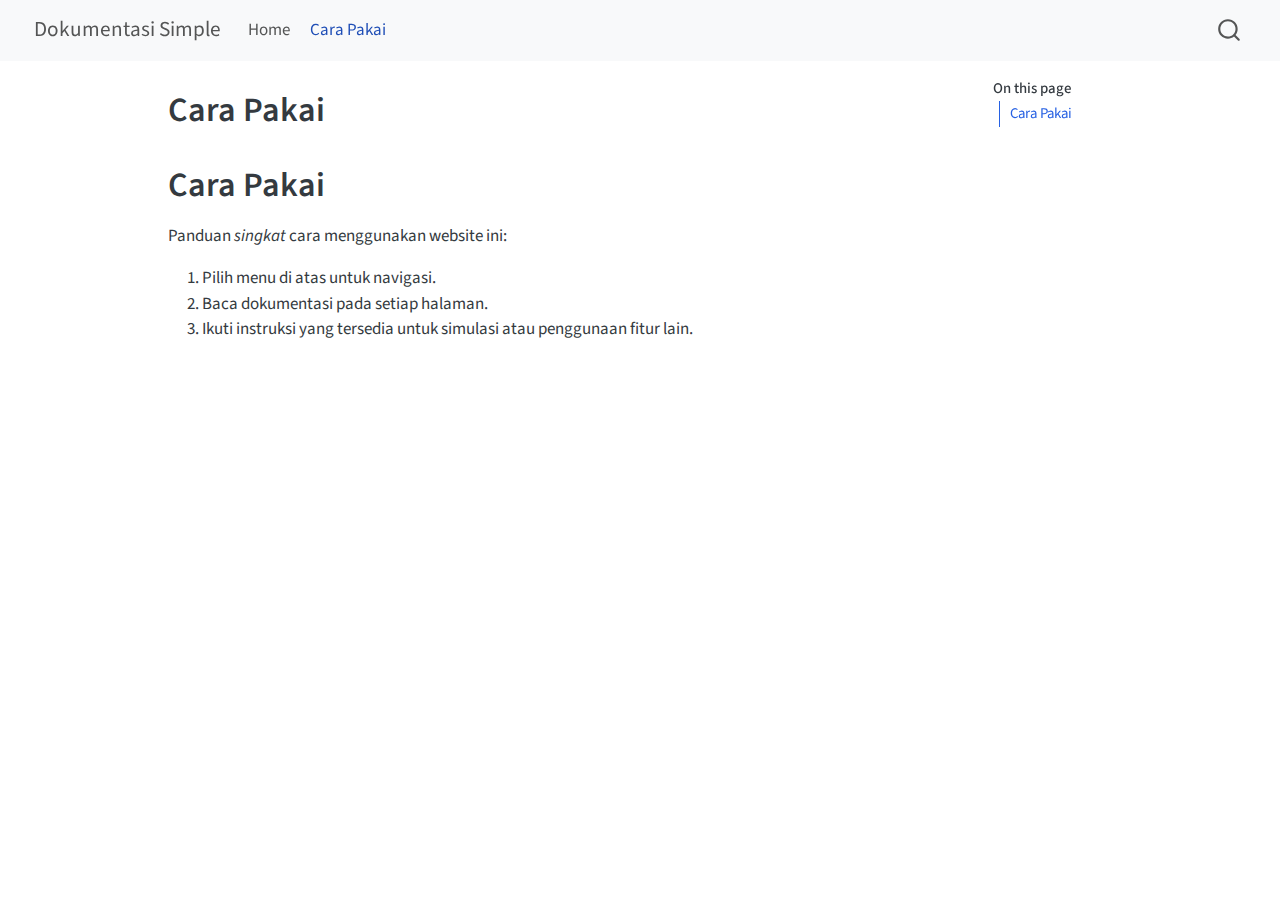
<file: cara-pakai.html>
<!DOCTYPE html>
<html xmlns="http://www.w3.org/1999/xhtml" lang="en" xml:lang="en"><head>

<meta charset="utf-8">
<meta name="generator" content="quarto-1.8.24">

<meta name="viewport" content="width=device-width, initial-scale=1.0, user-scalable=yes">


<title>Cara Pakai – Dokumentasi Simple</title>
<style>
code{white-space: pre-wrap;}
span.smallcaps{font-variant: small-caps;}
div.columns{display: flex; gap: min(4vw, 1.5em);}
div.column{flex: auto; overflow-x: auto;}
div.hanging-indent{margin-left: 1.5em; text-indent: -1.5em;}
ul.task-list{list-style: none;}
ul.task-list li input[type="checkbox"] {
  width: 0.8em;
  margin: 0 0.8em 0.2em -1em; /* quarto-specific, see https://github.com/quarto-dev/quarto-cli/issues/4556 */ 
  vertical-align: middle;
}
</style>


<script src="site_libs/quarto-nav/quarto-nav.js"></script>
<script src="site_libs/quarto-nav/headroom.min.js"></script>
<script src="site_libs/clipboard/clipboard.min.js"></script>
<script src="site_libs/quarto-search/autocomplete.umd.js"></script>
<script src="site_libs/quarto-search/fuse.min.js"></script>
<script src="site_libs/quarto-search/quarto-search.js"></script>
<meta name="quarto:offset" content="./">
<script src="site_libs/quarto-html/quarto.js" type="module"></script>
<script src="site_libs/quarto-html/tabsets/tabsets.js" type="module"></script>
<script src="site_libs/quarto-html/axe/axe-check.js" type="module"></script>
<script src="site_libs/quarto-html/popper.min.js"></script>
<script src="site_libs/quarto-html/tippy.umd.min.js"></script>
<script src="site_libs/quarto-html/anchor.min.js"></script>
<link href="site_libs/quarto-html/tippy.css" rel="stylesheet">
<link href="site_libs/quarto-html/quarto-syntax-highlighting-dc55a5b9e770e841cd82e46aadbfb9b0.css" rel="stylesheet" id="quarto-text-highlighting-styles">
<script src="site_libs/bootstrap/bootstrap.min.js"></script>
<link href="site_libs/bootstrap/bootstrap-icons.css" rel="stylesheet">
<link href="site_libs/bootstrap/bootstrap-5b4ad623e5705c0698d39aec6f10cf02.min.css" rel="stylesheet" append-hash="true" id="quarto-bootstrap" data-mode="light">
<script id="quarto-search-options" type="application/json">{
  "location": "navbar",
  "copy-button": false,
  "collapse-after": 3,
  "panel-placement": "end",
  "type": "overlay",
  "limit": 50,
  "keyboard-shortcut": [
    "f",
    "/",
    "s"
  ],
  "show-item-context": false,
  "language": {
    "search-no-results-text": "No results",
    "search-matching-documents-text": "matching documents",
    "search-copy-link-title": "Copy link to search",
    "search-hide-matches-text": "Hide additional matches",
    "search-more-match-text": "more match in this document",
    "search-more-matches-text": "more matches in this document",
    "search-clear-button-title": "Clear",
    "search-text-placeholder": "",
    "search-detached-cancel-button-title": "Cancel",
    "search-submit-button-title": "Submit",
    "search-label": "Search"
  }
}</script>


</head>

<body class="nav-fixed quarto-light">

<div id="quarto-search-results"></div>
  <header id="quarto-header" class="headroom fixed-top">
    <nav class="navbar navbar-expand-lg " data-bs-theme="dark">
      <div class="navbar-container container-fluid">
      <div class="navbar-brand-container mx-auto">
    <a href="./index.html" class="navbar-brand navbar-brand-logo">
    </a>
    <a class="navbar-brand" href="./index.html">
    <span class="navbar-title">Dokumentasi Simple</span>
    </a>
  </div>
            <div id="quarto-search" class="" title="Search"></div>
          <button class="navbar-toggler" type="button" data-bs-toggle="collapse" data-bs-target="#navbarCollapse" aria-controls="navbarCollapse" role="menu" aria-expanded="false" aria-label="Toggle navigation" onclick="if (window.quartoToggleHeadroom) { window.quartoToggleHeadroom(); }">
  <span class="navbar-toggler-icon"></span>
</button>
          <div class="collapse navbar-collapse" id="navbarCollapse">
            <ul class="navbar-nav navbar-nav-scroll me-auto">
  <li class="nav-item">
    <a class="nav-link" href="./index.html"> 
<span class="menu-text">Home</span></a>
  </li>  
  <li class="nav-item">
    <a class="nav-link active" href="./cara-pakai.html" aria-current="page"> 
<span class="menu-text">Cara Pakai</span></a>
  </li>  
</ul>
          </div> <!-- /navcollapse -->
            <div class="quarto-navbar-tools">
</div>
      </div> <!-- /container-fluid -->
    </nav>
</header>
<!-- content -->
<div id="quarto-content" class="quarto-container page-columns page-rows-contents page-layout-article page-navbar">
<!-- sidebar -->
<!-- margin-sidebar -->
    <div id="quarto-margin-sidebar" class="sidebar margin-sidebar">
        <nav id="TOC" role="doc-toc" class="toc-active">
    <h2 id="toc-title">On this page</h2>
   
  <ul>
  <li><a href="#cara-pakai" id="toc-cara-pakai" class="nav-link active" data-scroll-target="#cara-pakai">Cara Pakai</a></li>
  </ul>
</nav>
    </div>
<!-- main -->
<main class="content" id="quarto-document-content">

<header id="title-block-header" class="quarto-title-block default">
<div class="quarto-title">
<h1 class="title">Cara Pakai</h1>
</div>



<div class="quarto-title-meta">

    
  
    
  </div>
  


</header>


<section id="cara-pakai" class="level1">
<h1>Cara Pakai</h1>
<p>Panduan <em>singkat</em> cara menggunakan website ini:</p>
<ol type="1">
<li>Pilih menu di atas untuk navigasi.</li>
<li>Baca dokumentasi pada setiap halaman.</li>
<li>Ikuti instruksi yang tersedia untuk simulasi atau penggunaan fitur lain.</li>
</ol>


</section>

</main> <!-- /main -->
<script id="quarto-html-after-body" type="application/javascript">
  window.document.addEventListener("DOMContentLoaded", function (event) {
    const icon = "";
    const anchorJS = new window.AnchorJS();
    anchorJS.options = {
      placement: 'right',
      icon: icon
    };
    anchorJS.add('.anchored');
    const isCodeAnnotation = (el) => {
      for (const clz of el.classList) {
        if (clz.startsWith('code-annotation-')) {                     
          return true;
        }
      }
      return false;
    }
    const onCopySuccess = function(e) {
      // button target
      const button = e.trigger;
      // don't keep focus
      button.blur();
      // flash "checked"
      button.classList.add('code-copy-button-checked');
      var currentTitle = button.getAttribute("title");
      button.setAttribute("title", "Copied!");
      let tooltip;
      if (window.bootstrap) {
        button.setAttribute("data-bs-toggle", "tooltip");
        button.setAttribute("data-bs-placement", "left");
        button.setAttribute("data-bs-title", "Copied!");
        tooltip = new bootstrap.Tooltip(button, 
          { trigger: "manual", 
            customClass: "code-copy-button-tooltip",
            offset: [0, -8]});
        tooltip.show();    
      }
      setTimeout(function() {
        if (tooltip) {
          tooltip.hide();
          button.removeAttribute("data-bs-title");
          button.removeAttribute("data-bs-toggle");
          button.removeAttribute("data-bs-placement");
        }
        button.setAttribute("title", currentTitle);
        button.classList.remove('code-copy-button-checked');
      }, 1000);
      // clear code selection
      e.clearSelection();
    }
    const getTextToCopy = function(trigger) {
      const outerScaffold = trigger.parentElement.cloneNode(true);
      const codeEl = outerScaffold.querySelector('code');
      for (const childEl of codeEl.children) {
        if (isCodeAnnotation(childEl)) {
          childEl.remove();
        }
      }
      return codeEl.innerText;
    }
    const clipboard = new window.ClipboardJS('.code-copy-button:not([data-in-quarto-modal])', {
      text: getTextToCopy
    });
    clipboard.on('success', onCopySuccess);
    if (window.document.getElementById('quarto-embedded-source-code-modal')) {
      const clipboardModal = new window.ClipboardJS('.code-copy-button[data-in-quarto-modal]', {
        text: getTextToCopy,
        container: window.document.getElementById('quarto-embedded-source-code-modal')
      });
      clipboardModal.on('success', onCopySuccess);
    }
      var localhostRegex = new RegExp(/^(?:http|https):\/\/localhost\:?[0-9]*\//);
      var mailtoRegex = new RegExp(/^mailto:/);
        var filterRegex = new RegExp("https:\/\/hermantoXYZ\.github\.io\/MacroEconomicModel\/");
      var isInternal = (href) => {
          return filterRegex.test(href) || localhostRegex.test(href) || mailtoRegex.test(href);
      }
      // Inspect non-navigation links and adorn them if external
     var links = window.document.querySelectorAll('a[href]:not(.nav-link):not(.navbar-brand):not(.toc-action):not(.sidebar-link):not(.sidebar-item-toggle):not(.pagination-link):not(.no-external):not([aria-hidden]):not(.dropdown-item):not(.quarto-navigation-tool):not(.about-link)');
      for (var i=0; i<links.length; i++) {
        const link = links[i];
        if (!isInternal(link.href)) {
          // undo the damage that might have been done by quarto-nav.js in the case of
          // links that we want to consider external
          if (link.dataset.originalHref !== undefined) {
            link.href = link.dataset.originalHref;
          }
        }
      }
    function tippyHover(el, contentFn, onTriggerFn, onUntriggerFn) {
      const config = {
        allowHTML: true,
        maxWidth: 500,
        delay: 100,
        arrow: false,
        appendTo: function(el) {
            return el.parentElement;
        },
        interactive: true,
        interactiveBorder: 10,
        theme: 'quarto',
        placement: 'bottom-start',
      };
      if (contentFn) {
        config.content = contentFn;
      }
      if (onTriggerFn) {
        config.onTrigger = onTriggerFn;
      }
      if (onUntriggerFn) {
        config.onUntrigger = onUntriggerFn;
      }
      window.tippy(el, config); 
    }
    const noterefs = window.document.querySelectorAll('a[role="doc-noteref"]');
    for (var i=0; i<noterefs.length; i++) {
      const ref = noterefs[i];
      tippyHover(ref, function() {
        // use id or data attribute instead here
        let href = ref.getAttribute('data-footnote-href') || ref.getAttribute('href');
        try { href = new URL(href).hash; } catch {}
        const id = href.replace(/^#\/?/, "");
        const note = window.document.getElementById(id);
        if (note) {
          return note.innerHTML;
        } else {
          return "";
        }
      });
    }
    const xrefs = window.document.querySelectorAll('a.quarto-xref');
    const processXRef = (id, note) => {
      // Strip column container classes
      const stripColumnClz = (el) => {
        el.classList.remove("page-full", "page-columns");
        if (el.children) {
          for (const child of el.children) {
            stripColumnClz(child);
          }
        }
      }
      stripColumnClz(note)
      if (id === null || id.startsWith('sec-')) {
        // Special case sections, only their first couple elements
        const container = document.createElement("div");
        if (note.children && note.children.length > 2) {
          container.appendChild(note.children[0].cloneNode(true));
          for (let i = 1; i < note.children.length; i++) {
            const child = note.children[i];
            if (child.tagName === "P" && child.innerText === "") {
              continue;
            } else {
              container.appendChild(child.cloneNode(true));
              break;
            }
          }
          if (window.Quarto?.typesetMath) {
            window.Quarto.typesetMath(container);
          }
          return container.innerHTML
        } else {
          if (window.Quarto?.typesetMath) {
            window.Quarto.typesetMath(note);
          }
          return note.innerHTML;
        }
      } else {
        // Remove any anchor links if they are present
        const anchorLink = note.querySelector('a.anchorjs-link');
        if (anchorLink) {
          anchorLink.remove();
        }
        if (window.Quarto?.typesetMath) {
          window.Quarto.typesetMath(note);
        }
        if (note.classList.contains("callout")) {
          return note.outerHTML;
        } else {
          return note.innerHTML;
        }
      }
    }
    for (var i=0; i<xrefs.length; i++) {
      const xref = xrefs[i];
      tippyHover(xref, undefined, function(instance) {
        instance.disable();
        let url = xref.getAttribute('href');
        let hash = undefined; 
        if (url.startsWith('#')) {
          hash = url;
        } else {
          try { hash = new URL(url).hash; } catch {}
        }
        if (hash) {
          const id = hash.replace(/^#\/?/, "");
          const note = window.document.getElementById(id);
          if (note !== null) {
            try {
              const html = processXRef(id, note.cloneNode(true));
              instance.setContent(html);
            } finally {
              instance.enable();
              instance.show();
            }
          } else {
            // See if we can fetch this
            fetch(url.split('#')[0])
            .then(res => res.text())
            .then(html => {
              const parser = new DOMParser();
              const htmlDoc = parser.parseFromString(html, "text/html");
              const note = htmlDoc.getElementById(id);
              if (note !== null) {
                const html = processXRef(id, note);
                instance.setContent(html);
              } 
            }).finally(() => {
              instance.enable();
              instance.show();
            });
          }
        } else {
          // See if we can fetch a full url (with no hash to target)
          // This is a special case and we should probably do some content thinning / targeting
          fetch(url)
          .then(res => res.text())
          .then(html => {
            const parser = new DOMParser();
            const htmlDoc = parser.parseFromString(html, "text/html");
            const note = htmlDoc.querySelector('main.content');
            if (note !== null) {
              // This should only happen for chapter cross references
              // (since there is no id in the URL)
              // remove the first header
              if (note.children.length > 0 && note.children[0].tagName === "HEADER") {
                note.children[0].remove();
              }
              const html = processXRef(null, note);
              instance.setContent(html);
            } 
          }).finally(() => {
            instance.enable();
            instance.show();
          });
        }
      }, function(instance) {
      });
    }
        let selectedAnnoteEl;
        const selectorForAnnotation = ( cell, annotation) => {
          let cellAttr = 'data-code-cell="' + cell + '"';
          let lineAttr = 'data-code-annotation="' +  annotation + '"';
          const selector = 'span[' + cellAttr + '][' + lineAttr + ']';
          return selector;
        }
        const selectCodeLines = (annoteEl) => {
          const doc = window.document;
          const targetCell = annoteEl.getAttribute("data-target-cell");
          const targetAnnotation = annoteEl.getAttribute("data-target-annotation");
          const annoteSpan = window.document.querySelector(selectorForAnnotation(targetCell, targetAnnotation));
          const lines = annoteSpan.getAttribute("data-code-lines").split(",");
          const lineIds = lines.map((line) => {
            return targetCell + "-" + line;
          })
          let top = null;
          let height = null;
          let parent = null;
          if (lineIds.length > 0) {
              //compute the position of the single el (top and bottom and make a div)
              const el = window.document.getElementById(lineIds[0]);
              top = el.offsetTop;
              height = el.offsetHeight;
              parent = el.parentElement.parentElement;
            if (lineIds.length > 1) {
              const lastEl = window.document.getElementById(lineIds[lineIds.length - 1]);
              const bottom = lastEl.offsetTop + lastEl.offsetHeight;
              height = bottom - top;
            }
            if (top !== null && height !== null && parent !== null) {
              // cook up a div (if necessary) and position it 
              let div = window.document.getElementById("code-annotation-line-highlight");
              if (div === null) {
                div = window.document.createElement("div");
                div.setAttribute("id", "code-annotation-line-highlight");
                div.style.position = 'absolute';
                parent.appendChild(div);
              }
              div.style.top = top - 2 + "px";
              div.style.height = height + 4 + "px";
              div.style.left = 0;
              let gutterDiv = window.document.getElementById("code-annotation-line-highlight-gutter");
              if (gutterDiv === null) {
                gutterDiv = window.document.createElement("div");
                gutterDiv.setAttribute("id", "code-annotation-line-highlight-gutter");
                gutterDiv.style.position = 'absolute';
                const codeCell = window.document.getElementById(targetCell);
                const gutter = codeCell.querySelector('.code-annotation-gutter');
                gutter.appendChild(gutterDiv);
              }
              gutterDiv.style.top = top - 2 + "px";
              gutterDiv.style.height = height + 4 + "px";
            }
            selectedAnnoteEl = annoteEl;
          }
        };
        const unselectCodeLines = () => {
          const elementsIds = ["code-annotation-line-highlight", "code-annotation-line-highlight-gutter"];
          elementsIds.forEach((elId) => {
            const div = window.document.getElementById(elId);
            if (div) {
              div.remove();
            }
          });
          selectedAnnoteEl = undefined;
        };
          // Handle positioning of the toggle
      window.addEventListener(
        "resize",
        throttle(() => {
          elRect = undefined;
          if (selectedAnnoteEl) {
            selectCodeLines(selectedAnnoteEl);
          }
        }, 10)
      );
      function throttle(fn, ms) {
      let throttle = false;
      let timer;
        return (...args) => {
          if(!throttle) { // first call gets through
              fn.apply(this, args);
              throttle = true;
          } else { // all the others get throttled
              if(timer) clearTimeout(timer); // cancel #2
              timer = setTimeout(() => {
                fn.apply(this, args);
                timer = throttle = false;
              }, ms);
          }
        };
      }
        // Attach click handler to the DT
        const annoteDls = window.document.querySelectorAll('dt[data-target-cell]');
        for (const annoteDlNode of annoteDls) {
          annoteDlNode.addEventListener('click', (event) => {
            const clickedEl = event.target;
            if (clickedEl !== selectedAnnoteEl) {
              unselectCodeLines();
              const activeEl = window.document.querySelector('dt[data-target-cell].code-annotation-active');
              if (activeEl) {
                activeEl.classList.remove('code-annotation-active');
              }
              selectCodeLines(clickedEl);
              clickedEl.classList.add('code-annotation-active');
            } else {
              // Unselect the line
              unselectCodeLines();
              clickedEl.classList.remove('code-annotation-active');
            }
          });
        }
    const findCites = (el) => {
      const parentEl = el.parentElement;
      if (parentEl) {
        const cites = parentEl.dataset.cites;
        if (cites) {
          return {
            el,
            cites: cites.split(' ')
          };
        } else {
          return findCites(el.parentElement)
        }
      } else {
        return undefined;
      }
    };
    var bibliorefs = window.document.querySelectorAll('a[role="doc-biblioref"]');
    for (var i=0; i<bibliorefs.length; i++) {
      const ref = bibliorefs[i];
      const citeInfo = findCites(ref);
      if (citeInfo) {
        tippyHover(citeInfo.el, function() {
          var popup = window.document.createElement('div');
          citeInfo.cites.forEach(function(cite) {
            var citeDiv = window.document.createElement('div');
            citeDiv.classList.add('hanging-indent');
            citeDiv.classList.add('csl-entry');
            var biblioDiv = window.document.getElementById('ref-' + cite);
            if (biblioDiv) {
              citeDiv.innerHTML = biblioDiv.innerHTML;
            }
            popup.appendChild(citeDiv);
          });
          return popup.innerHTML;
        });
      }
    }
  });
  </script>
</div> <!-- /content -->




</body></html>
</file>
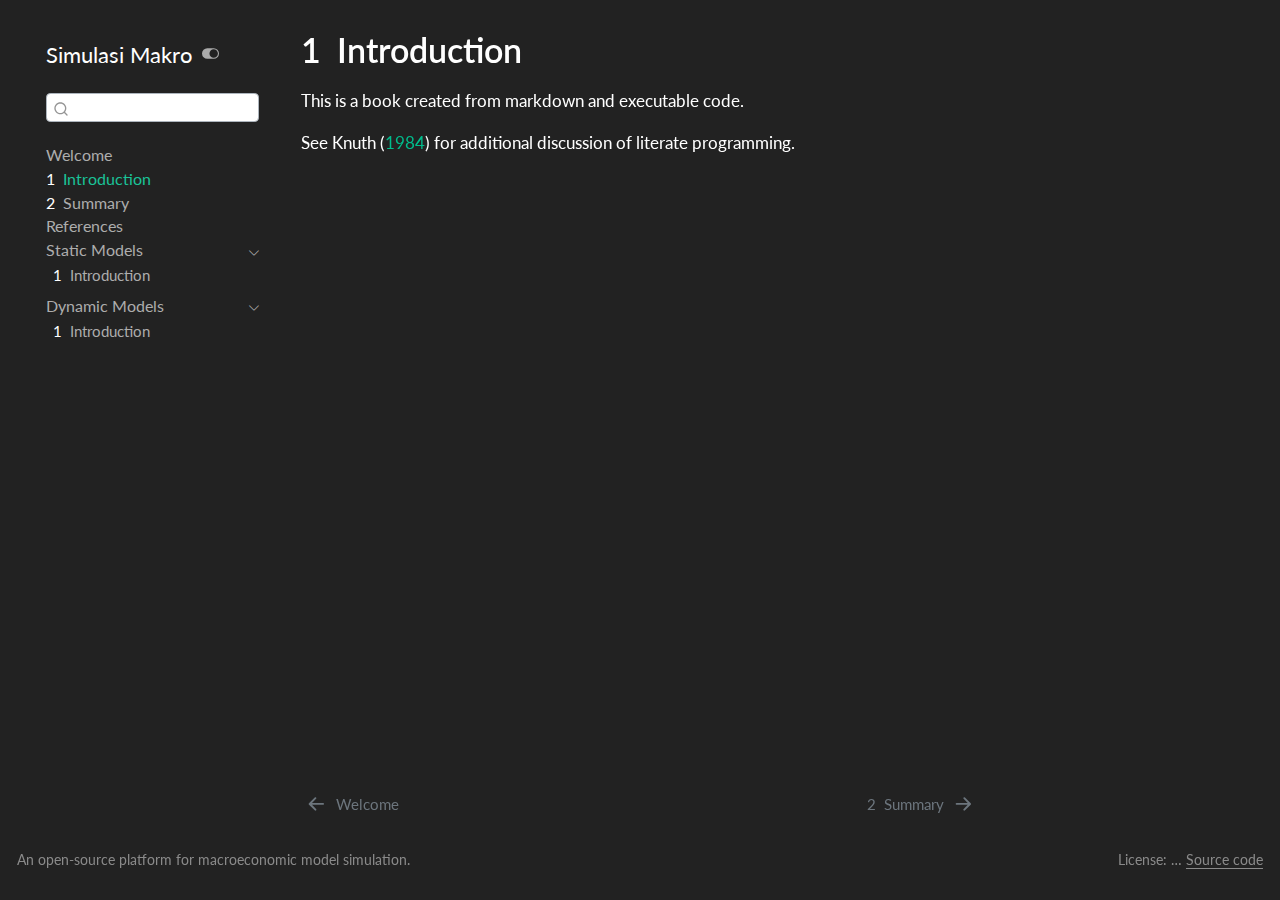
<file: intro.html>
<!DOCTYPE html>
<html xmlns="http://www.w3.org/1999/xhtml" lang="en" xml:lang="en"><head>

<meta charset="utf-8">
<meta name="generator" content="quarto-1.8.24">

<meta name="viewport" content="width=device-width, initial-scale=1.0, user-scalable=yes">


<title>1&nbsp; Introduction – Simulasi Makro</title>
<style>
code{white-space: pre-wrap;}
span.smallcaps{font-variant: small-caps;}
div.columns{display: flex; gap: min(4vw, 1.5em);}
div.column{flex: auto; overflow-x: auto;}
div.hanging-indent{margin-left: 1.5em; text-indent: -1.5em;}
ul.task-list{list-style: none;}
ul.task-list li input[type="checkbox"] {
  width: 0.8em;
  margin: 0 0.8em 0.2em -1em; /* quarto-specific, see https://github.com/quarto-dev/quarto-cli/issues/4556 */ 
  vertical-align: middle;
}
/* CSS for citations */
div.csl-bib-body { }
div.csl-entry {
  clear: both;
  margin-bottom: 0em;
}
.hanging-indent div.csl-entry {
  margin-left:2em;
  text-indent:-2em;
}
div.csl-left-margin {
  min-width:2em;
  float:left;
}
div.csl-right-inline {
  margin-left:2em;
  padding-left:1em;
}
div.csl-indent {
  margin-left: 2em;
}</style>


<script src="site_libs/quarto-nav/quarto-nav.js"></script>
<script src="site_libs/quarto-nav/headroom.min.js"></script>
<script src="site_libs/clipboard/clipboard.min.js"></script>
<script src="site_libs/quarto-search/autocomplete.umd.js"></script>
<script src="site_libs/quarto-search/fuse.min.js"></script>
<script src="site_libs/quarto-search/quarto-search.js"></script>
<meta name="quarto:offset" content="./">
<link href="./summary.html" rel="next">
<link href="./index.html" rel="prev">
<script src="site_libs/quarto-html/quarto.js" type="module"></script>
<script src="site_libs/quarto-html/tabsets/tabsets.js" type="module"></script>
<script src="site_libs/quarto-html/axe/axe-check.js" type="module"></script>
<script src="site_libs/quarto-html/popper.min.js"></script>
<script src="site_libs/quarto-html/tippy.umd.min.js"></script>
<script src="site_libs/quarto-html/anchor.min.js"></script>
<link href="site_libs/quarto-html/tippy.css" rel="stylesheet">
<link href="site_libs/quarto-html/quarto-syntax-highlighting-dc55a5b9e770e841cd82e46aadbfb9b0.css" rel="stylesheet" class="quarto-color-scheme" id="quarto-text-highlighting-styles">
<link href="site_libs/quarto-html/quarto-syntax-highlighting-dark-b651517ce65839d647a86e2780455cfb.css" rel="stylesheet" class="quarto-color-scheme quarto-color-alternate" id="quarto-text-highlighting-styles">
<script src="site_libs/bootstrap/bootstrap.min.js"></script>
<link href="site_libs/bootstrap/bootstrap-icons.css" rel="stylesheet">
<link href="site_libs/bootstrap/bootstrap-5ea8f22911a6df30576a2a25a24cdd7a.min.css" rel="stylesheet" append-hash="true" class="quarto-color-scheme" id="quarto-bootstrap" data-mode="light">
<link href="site_libs/bootstrap/bootstrap-dark-04217e8441264b33581845d082f8f104.min.css" rel="stylesheet" append-hash="true" class="quarto-color-scheme quarto-color-alternate" id="quarto-bootstrap" data-mode="dark">
<script id="quarto-search-options" type="application/json">{
  "location": "sidebar",
  "copy-button": false,
  "collapse-after": 3,
  "panel-placement": "start",
  "type": "textbox",
  "limit": 50,
  "keyboard-shortcut": [
    "f",
    "/",
    "s"
  ],
  "show-item-context": false,
  "language": {
    "search-no-results-text": "No results",
    "search-matching-documents-text": "matching documents",
    "search-copy-link-title": "Copy link to search",
    "search-hide-matches-text": "Hide additional matches",
    "search-more-match-text": "more match in this document",
    "search-more-matches-text": "more matches in this document",
    "search-clear-button-title": "Clear",
    "search-text-placeholder": "",
    "search-detached-cancel-button-title": "Cancel",
    "search-submit-button-title": "Submit",
    "search-label": "Search"
  }
}</script>


</head>

<body class="nav-sidebar floating quarto-dark"><script id="quarto-html-before-body" type="application/javascript">
    const toggleBodyColorMode = (bsSheetEl) => {
      const mode = bsSheetEl.getAttribute("data-mode");
      const bodyEl = window.document.querySelector("body");
      if (mode === "dark") {
        bodyEl.classList.add("quarto-dark");
        bodyEl.classList.remove("quarto-light");
      } else {
        bodyEl.classList.add("quarto-light");
        bodyEl.classList.remove("quarto-dark");
      }
    }
    const toggleBodyColorPrimary = () => {
      const bsSheetEl = window.document.querySelector("link#quarto-bootstrap:not([rel=disabled-stylesheet])");
      if (bsSheetEl) {
        toggleBodyColorMode(bsSheetEl);
      }
    }
    const setColorSchemeToggle = (alternate) => {
      const toggles = window.document.querySelectorAll('.quarto-color-scheme-toggle');
      for (let i=0; i < toggles.length; i++) {
        const toggle = toggles[i];
        if (toggle) {
          if (alternate) {
            toggle.classList.add("alternate");
          } else {
            toggle.classList.remove("alternate");
          }
        }
      }
    };
    const toggleColorMode = (alternate) => {
      // Switch the stylesheets
      const primaryStylesheets = window.document.querySelectorAll('link.quarto-color-scheme:not(.quarto-color-alternate)');
      const alternateStylesheets = window.document.querySelectorAll('link.quarto-color-scheme.quarto-color-alternate');
      manageTransitions('#quarto-margin-sidebar .nav-link', false);
      if (alternate) {
        // note: dark is layered on light, we don't disable primary!
        enableStylesheet(alternateStylesheets);
        for (const sheetNode of alternateStylesheets) {
          if (sheetNode.id === "quarto-bootstrap") {
            toggleBodyColorMode(sheetNode);
          }
        }
      } else {
        disableStylesheet(alternateStylesheets);
        enableStylesheet(primaryStylesheets)
        toggleBodyColorPrimary();
      }
      manageTransitions('#quarto-margin-sidebar .nav-link', true);
      // Switch the toggles
      setColorSchemeToggle(alternate)
      // Hack to workaround the fact that safari doesn't
      // properly recolor the scrollbar when toggling (#1455)
      if (navigator.userAgent.indexOf('Safari') > 0 && navigator.userAgent.indexOf('Chrome') == -1) {
        manageTransitions("body", false);
        window.scrollTo(0, 1);
        setTimeout(() => {
          window.scrollTo(0, 0);
          manageTransitions("body", true);
        }, 40);
      }
    }
    const disableStylesheet = (stylesheets) => {
      for (let i=0; i < stylesheets.length; i++) {
        const stylesheet = stylesheets[i];
        stylesheet.rel = 'disabled-stylesheet';
      }
    }
    const enableStylesheet = (stylesheets) => {
      for (let i=0; i < stylesheets.length; i++) {
        const stylesheet = stylesheets[i];
        if(stylesheet.rel !== 'stylesheet') { // for Chrome, which will still FOUC without this check
          stylesheet.rel = 'stylesheet';
        }
      }
    }
    const manageTransitions = (selector, allowTransitions) => {
      const els = window.document.querySelectorAll(selector);
      for (let i=0; i < els.length; i++) {
        const el = els[i];
        if (allowTransitions) {
          el.classList.remove('notransition');
        } else {
          el.classList.add('notransition');
        }
      }
    }
    const isFileUrl = () => {
      return window.location.protocol === 'file:';
    }
    const hasAlternateSentinel = () => {
      let styleSentinel = getColorSchemeSentinel();
      if (styleSentinel !== null) {
        return styleSentinel === "alternate";
      } else {
        return false;
      }
    }
    const setStyleSentinel = (alternate) => {
      const value = alternate ? "alternate" : "default";
      if (!isFileUrl()) {
        window.localStorage.setItem("quarto-color-scheme", value);
      } else {
        localAlternateSentinel = value;
      }
    }
    const getColorSchemeSentinel = () => {
      if (!isFileUrl()) {
        const storageValue = window.localStorage.getItem("quarto-color-scheme");
        return storageValue != null ? storageValue : localAlternateSentinel;
      } else {
        return localAlternateSentinel;
      }
    }
    const toggleGiscusIfUsed = (isAlternate, darkModeDefault) => {
      const baseTheme = document.querySelector('#giscus-base-theme')?.value ?? 'light';
      const alternateTheme = document.querySelector('#giscus-alt-theme')?.value ?? 'dark';
      let newTheme = '';
      if(authorPrefersDark) {
        newTheme = isAlternate ? baseTheme : alternateTheme;
      } else {
        newTheme = isAlternate ? alternateTheme : baseTheme;
      }
      const changeGiscusTheme = () => {
        // From: https://github.com/giscus/giscus/issues/336
        const sendMessage = (message) => {
          const iframe = document.querySelector('iframe.giscus-frame');
          if (!iframe) return;
          iframe.contentWindow.postMessage({ giscus: message }, 'https://giscus.app');
        }
        sendMessage({
          setConfig: {
            theme: newTheme
          }
        });
      }
      const isGiscussLoaded = window.document.querySelector('iframe.giscus-frame') !== null;
      if (isGiscussLoaded) {
        changeGiscusTheme();
      }
    };
    const authorPrefersDark = true;
    const darkModeDefault = authorPrefersDark;
    let localAlternateSentinel = darkModeDefault ? 'alternate' : 'default';
    // Dark / light mode switch
    window.quartoToggleColorScheme = () => {
      // Read the current dark / light value
      let toAlternate = !hasAlternateSentinel();
      toggleColorMode(toAlternate);
      setStyleSentinel(toAlternate);
      toggleGiscusIfUsed(toAlternate, darkModeDefault);
      window.dispatchEvent(new Event('resize'));
    };
    // Switch to dark mode if need be
    if (hasAlternateSentinel()) {
      toggleColorMode(true);
    } else {
      toggleColorMode(false);
    }
  </script>

<div id="quarto-search-results"></div>
  <header id="quarto-header" class="headroom fixed-top">
  <nav class="quarto-secondary-nav">
    <div class="container-fluid d-flex">
      <button type="button" class="quarto-btn-toggle btn" data-bs-toggle="collapse" role="button" data-bs-target=".quarto-sidebar-collapse-item" aria-controls="quarto-sidebar" aria-expanded="false" aria-label="Toggle sidebar navigation" onclick="if (window.quartoToggleHeadroom) { window.quartoToggleHeadroom(); }">
        <i class="bi bi-layout-text-sidebar-reverse"></i>
      </button>
        <nav class="quarto-page-breadcrumbs" aria-label="breadcrumb"><ol class="breadcrumb"><li class="breadcrumb-item"><a href="./intro.html"><span class="chapter-number">1</span>&nbsp; <span class="chapter-title">Introduction</span></a></li></ol></nav>
        <a class="flex-grow-1" role="navigation" data-bs-toggle="collapse" data-bs-target=".quarto-sidebar-collapse-item" aria-controls="quarto-sidebar" aria-expanded="false" aria-label="Toggle sidebar navigation" onclick="if (window.quartoToggleHeadroom) { window.quartoToggleHeadroom(); }">      
        </a>
      <button type="button" class="btn quarto-search-button" aria-label="Search" onclick="window.quartoOpenSearch();">
        <i class="bi bi-search"></i>
      </button>
    </div>
  </nav>
</header>
<!-- content -->
<div id="quarto-content" class="quarto-container page-columns page-rows-contents page-layout-article">
<!-- sidebar -->
  <nav id="quarto-sidebar" class="sidebar collapse collapse-horizontal quarto-sidebar-collapse-item sidebar-navigation floating overflow-auto">
    <div class="pt-lg-2 mt-2 text-left sidebar-header sidebar-header-stacked">
      <a href="./index.html" class="sidebar-logo-link">
      </a>
    <div class="sidebar-title mb-0 py-0">
      <a href="./">Simulasi Makro</a> 
        <div class="sidebar-tools-main">
  <a href="" class="quarto-color-scheme-toggle quarto-navigation-tool  px-1" onclick="window.quartoToggleColorScheme(); return false;" title="Toggle dark mode"><i class="bi"></i></a>
</div>
    </div>
      </div>
        <div class="mt-2 flex-shrink-0 align-items-center">
        <div class="sidebar-search">
        <div id="quarto-search" class="" title="Search"></div>
        </div>
        </div>
    <div class="sidebar-menu-container"> 
    <ul class="list-unstyled mt-1">
        <li class="sidebar-item">
  <div class="sidebar-item-container"> 
  <a href="./index.html" class="sidebar-item-text sidebar-link">
 <span class="menu-text">Welcome</span></a>
  </div>
</li>
        <li class="sidebar-item">
  <div class="sidebar-item-container"> 
  <a href="./intro.html" class="sidebar-item-text sidebar-link active">
 <span class="menu-text"><span class="chapter-number">1</span>&nbsp; <span class="chapter-title">Introduction</span></span></a>
  </div>
</li>
        <li class="sidebar-item">
  <div class="sidebar-item-container"> 
  <a href="./summary.html" class="sidebar-item-text sidebar-link">
 <span class="menu-text"><span class="chapter-number">2</span>&nbsp; <span class="chapter-title">Summary</span></span></a>
  </div>
</li>
        <li class="sidebar-item">
  <div class="sidebar-item-container"> 
  <a href="./references.html" class="sidebar-item-text sidebar-link">
 <span class="menu-text">References</span></a>
  </div>
</li>
        <li class="sidebar-item sidebar-item-section">
      <div class="sidebar-item-container"> 
            <a class="sidebar-item-text sidebar-link text-start" data-bs-toggle="collapse" data-bs-target="#quarto-sidebar-section-1" role="navigation" aria-expanded="true">
 <span class="menu-text">Static Models</span></a>
          <a class="sidebar-item-toggle text-start" data-bs-toggle="collapse" data-bs-target="#quarto-sidebar-section-1" role="navigation" aria-expanded="true" aria-label="Toggle section">
            <i class="bi bi-chevron-right ms-2"></i>
          </a> 
      </div>
      <ul id="quarto-sidebar-section-1" class="collapse list-unstyled sidebar-section depth1 show">  
          <li class="sidebar-item">
  <div class="sidebar-item-container"> 
  <a href="./intro.html" class="sidebar-item-text sidebar-link">
 <span class="menu-text"><span class="chapter-number">1</span>&nbsp; <span class="chapter-title">Introduction</span></span></a>
  </div>
</li>
      </ul>
  </li>
        <li class="sidebar-item sidebar-item-section">
      <div class="sidebar-item-container"> 
            <a class="sidebar-item-text sidebar-link text-start" data-bs-toggle="collapse" data-bs-target="#quarto-sidebar-section-2" role="navigation" aria-expanded="true">
 <span class="menu-text">Dynamic Models</span></a>
          <a class="sidebar-item-toggle text-start" data-bs-toggle="collapse" data-bs-target="#quarto-sidebar-section-2" role="navigation" aria-expanded="true" aria-label="Toggle section">
            <i class="bi bi-chevron-right ms-2"></i>
          </a> 
      </div>
      <ul id="quarto-sidebar-section-2" class="collapse list-unstyled sidebar-section depth1 show">  
          <li class="sidebar-item">
  <div class="sidebar-item-container"> 
  <a href="./intro.html" class="sidebar-item-text sidebar-link">
 <span class="menu-text"><span class="chapter-number">1</span>&nbsp; <span class="chapter-title">Introduction</span></span></a>
  </div>
</li>
      </ul>
  </li>
    </ul>
    </div>
</nav>
<div id="quarto-sidebar-glass" class="quarto-sidebar-collapse-item" data-bs-toggle="collapse" data-bs-target=".quarto-sidebar-collapse-item"></div>
<!-- margin-sidebar -->
    <div id="quarto-margin-sidebar" class="sidebar margin-sidebar zindex-bottom">
        
    </div>
<!-- main -->
<main class="content" id="quarto-document-content">


<header id="title-block-header" class="quarto-title-block default">
<div class="quarto-title">
<h1 class="title"><span class="chapter-number">1</span>&nbsp; <span class="chapter-title">Introduction</span></h1>
</div>



<div class="quarto-title-meta">

    
  
    
  </div>
  


</header>


<p>This is a book created from markdown and executable code.</p>
<p>See <span class="citation" data-cites="knuth84">Knuth (<a href="references.html#ref-knuth84" role="doc-biblioref">1984</a>)</span> for additional discussion of literate programming.</p>


<div id="refs" class="references csl-bib-body hanging-indent" data-entry-spacing="0" role="list" style="display: none">
<div id="ref-knuth84" class="csl-entry" role="listitem">
Knuth, Donald E. 1984. <span>“Literate Programming.”</span> <em>Comput. J.</em> 27 (2): 97–111. <a href="https://doi.org/10.1093/comjnl/27.2.97">https://doi.org/10.1093/comjnl/27.2.97</a>.
</div>
</div>

</main> <!-- /main -->
<script id="quarto-html-after-body" type="application/javascript">
  window.document.addEventListener("DOMContentLoaded", function (event) {
    // Ensure there is a toggle, if there isn't float one in the top right
    if (window.document.querySelector('.quarto-color-scheme-toggle') === null) {
      const a = window.document.createElement('a');
      a.classList.add('top-right');
      a.classList.add('quarto-color-scheme-toggle');
      a.href = "";
      a.onclick = function() { try { window.quartoToggleColorScheme(); } catch {} return false; };
      const i = window.document.createElement("i");
      i.classList.add('bi');
      a.appendChild(i);
      window.document.body.appendChild(a);
    }
    setColorSchemeToggle(hasAlternateSentinel())
    const icon = "";
    const anchorJS = new window.AnchorJS();
    anchorJS.options = {
      placement: 'right',
      icon: icon
    };
    anchorJS.add('.anchored');
    const isCodeAnnotation = (el) => {
      for (const clz of el.classList) {
        if (clz.startsWith('code-annotation-')) {                     
          return true;
        }
      }
      return false;
    }
    const onCopySuccess = function(e) {
      // button target
      const button = e.trigger;
      // don't keep focus
      button.blur();
      // flash "checked"
      button.classList.add('code-copy-button-checked');
      var currentTitle = button.getAttribute("title");
      button.setAttribute("title", "Copied!");
      let tooltip;
      if (window.bootstrap) {
        button.setAttribute("data-bs-toggle", "tooltip");
        button.setAttribute("data-bs-placement", "left");
        button.setAttribute("data-bs-title", "Copied!");
        tooltip = new bootstrap.Tooltip(button, 
          { trigger: "manual", 
            customClass: "code-copy-button-tooltip",
            offset: [0, -8]});
        tooltip.show();    
      }
      setTimeout(function() {
        if (tooltip) {
          tooltip.hide();
          button.removeAttribute("data-bs-title");
          button.removeAttribute("data-bs-toggle");
          button.removeAttribute("data-bs-placement");
        }
        button.setAttribute("title", currentTitle);
        button.classList.remove('code-copy-button-checked');
      }, 1000);
      // clear code selection
      e.clearSelection();
    }
    const getTextToCopy = function(trigger) {
      const outerScaffold = trigger.parentElement.cloneNode(true);
      const codeEl = outerScaffold.querySelector('code');
      for (const childEl of codeEl.children) {
        if (isCodeAnnotation(childEl)) {
          childEl.remove();
        }
      }
      return codeEl.innerText;
    }
    const clipboard = new window.ClipboardJS('.code-copy-button:not([data-in-quarto-modal])', {
      text: getTextToCopy
    });
    clipboard.on('success', onCopySuccess);
    if (window.document.getElementById('quarto-embedded-source-code-modal')) {
      const clipboardModal = new window.ClipboardJS('.code-copy-button[data-in-quarto-modal]', {
        text: getTextToCopy,
        container: window.document.getElementById('quarto-embedded-source-code-modal')
      });
      clipboardModal.on('success', onCopySuccess);
    }
      var localhostRegex = new RegExp(/^(?:http|https):\/\/localhost\:?[0-9]*\//);
      var mailtoRegex = new RegExp(/^mailto:/);
        var filterRegex = new RegExp('/' + window.location.host + '/');
      var isInternal = (href) => {
          return filterRegex.test(href) || localhostRegex.test(href) || mailtoRegex.test(href);
      }
      // Inspect non-navigation links and adorn them if external
     var links = window.document.querySelectorAll('a[href]:not(.nav-link):not(.navbar-brand):not(.toc-action):not(.sidebar-link):not(.sidebar-item-toggle):not(.pagination-link):not(.no-external):not([aria-hidden]):not(.dropdown-item):not(.quarto-navigation-tool):not(.about-link)');
      for (var i=0; i<links.length; i++) {
        const link = links[i];
        if (!isInternal(link.href)) {
          // undo the damage that might have been done by quarto-nav.js in the case of
          // links that we want to consider external
          if (link.dataset.originalHref !== undefined) {
            link.href = link.dataset.originalHref;
          }
        }
      }
    function tippyHover(el, contentFn, onTriggerFn, onUntriggerFn) {
      const config = {
        allowHTML: true,
        maxWidth: 500,
        delay: 100,
        arrow: false,
        appendTo: function(el) {
            return el.parentElement;
        },
        interactive: true,
        interactiveBorder: 10,
        theme: 'quarto',
        placement: 'bottom-start',
      };
      if (contentFn) {
        config.content = contentFn;
      }
      if (onTriggerFn) {
        config.onTrigger = onTriggerFn;
      }
      if (onUntriggerFn) {
        config.onUntrigger = onUntriggerFn;
      }
      window.tippy(el, config); 
    }
    const noterefs = window.document.querySelectorAll('a[role="doc-noteref"]');
    for (var i=0; i<noterefs.length; i++) {
      const ref = noterefs[i];
      tippyHover(ref, function() {
        // use id or data attribute instead here
        let href = ref.getAttribute('data-footnote-href') || ref.getAttribute('href');
        try { href = new URL(href).hash; } catch {}
        const id = href.replace(/^#\/?/, "");
        const note = window.document.getElementById(id);
        if (note) {
          return note.innerHTML;
        } else {
          return "";
        }
      });
    }
    const xrefs = window.document.querySelectorAll('a.quarto-xref');
    const processXRef = (id, note) => {
      // Strip column container classes
      const stripColumnClz = (el) => {
        el.classList.remove("page-full", "page-columns");
        if (el.children) {
          for (const child of el.children) {
            stripColumnClz(child);
          }
        }
      }
      stripColumnClz(note)
      if (id === null || id.startsWith('sec-')) {
        // Special case sections, only their first couple elements
        const container = document.createElement("div");
        if (note.children && note.children.length > 2) {
          container.appendChild(note.children[0].cloneNode(true));
          for (let i = 1; i < note.children.length; i++) {
            const child = note.children[i];
            if (child.tagName === "P" && child.innerText === "") {
              continue;
            } else {
              container.appendChild(child.cloneNode(true));
              break;
            }
          }
          if (window.Quarto?.typesetMath) {
            window.Quarto.typesetMath(container);
          }
          return container.innerHTML
        } else {
          if (window.Quarto?.typesetMath) {
            window.Quarto.typesetMath(note);
          }
          return note.innerHTML;
        }
      } else {
        // Remove any anchor links if they are present
        const anchorLink = note.querySelector('a.anchorjs-link');
        if (anchorLink) {
          anchorLink.remove();
        }
        if (window.Quarto?.typesetMath) {
          window.Quarto.typesetMath(note);
        }
        if (note.classList.contains("callout")) {
          return note.outerHTML;
        } else {
          return note.innerHTML;
        }
      }
    }
    for (var i=0; i<xrefs.length; i++) {
      const xref = xrefs[i];
      tippyHover(xref, undefined, function(instance) {
        instance.disable();
        let url = xref.getAttribute('href');
        let hash = undefined; 
        if (url.startsWith('#')) {
          hash = url;
        } else {
          try { hash = new URL(url).hash; } catch {}
        }
        if (hash) {
          const id = hash.replace(/^#\/?/, "");
          const note = window.document.getElementById(id);
          if (note !== null) {
            try {
              const html = processXRef(id, note.cloneNode(true));
              instance.setContent(html);
            } finally {
              instance.enable();
              instance.show();
            }
          } else {
            // See if we can fetch this
            fetch(url.split('#')[0])
            .then(res => res.text())
            .then(html => {
              const parser = new DOMParser();
              const htmlDoc = parser.parseFromString(html, "text/html");
              const note = htmlDoc.getElementById(id);
              if (note !== null) {
                const html = processXRef(id, note);
                instance.setContent(html);
              } 
            }).finally(() => {
              instance.enable();
              instance.show();
            });
          }
        } else {
          // See if we can fetch a full url (with no hash to target)
          // This is a special case and we should probably do some content thinning / targeting
          fetch(url)
          .then(res => res.text())
          .then(html => {
            const parser = new DOMParser();
            const htmlDoc = parser.parseFromString(html, "text/html");
            const note = htmlDoc.querySelector('main.content');
            if (note !== null) {
              // This should only happen for chapter cross references
              // (since there is no id in the URL)
              // remove the first header
              if (note.children.length > 0 && note.children[0].tagName === "HEADER") {
                note.children[0].remove();
              }
              const html = processXRef(null, note);
              instance.setContent(html);
            } 
          }).finally(() => {
            instance.enable();
            instance.show();
          });
        }
      }, function(instance) {
      });
    }
        let selectedAnnoteEl;
        const selectorForAnnotation = ( cell, annotation) => {
          let cellAttr = 'data-code-cell="' + cell + '"';
          let lineAttr = 'data-code-annotation="' +  annotation + '"';
          const selector = 'span[' + cellAttr + '][' + lineAttr + ']';
          return selector;
        }
        const selectCodeLines = (annoteEl) => {
          const doc = window.document;
          const targetCell = annoteEl.getAttribute("data-target-cell");
          const targetAnnotation = annoteEl.getAttribute("data-target-annotation");
          const annoteSpan = window.document.querySelector(selectorForAnnotation(targetCell, targetAnnotation));
          const lines = annoteSpan.getAttribute("data-code-lines").split(",");
          const lineIds = lines.map((line) => {
            return targetCell + "-" + line;
          })
          let top = null;
          let height = null;
          let parent = null;
          if (lineIds.length > 0) {
              //compute the position of the single el (top and bottom and make a div)
              const el = window.document.getElementById(lineIds[0]);
              top = el.offsetTop;
              height = el.offsetHeight;
              parent = el.parentElement.parentElement;
            if (lineIds.length > 1) {
              const lastEl = window.document.getElementById(lineIds[lineIds.length - 1]);
              const bottom = lastEl.offsetTop + lastEl.offsetHeight;
              height = bottom - top;
            }
            if (top !== null && height !== null && parent !== null) {
              // cook up a div (if necessary) and position it 
              let div = window.document.getElementById("code-annotation-line-highlight");
              if (div === null) {
                div = window.document.createElement("div");
                div.setAttribute("id", "code-annotation-line-highlight");
                div.style.position = 'absolute';
                parent.appendChild(div);
              }
              div.style.top = top - 2 + "px";
              div.style.height = height + 4 + "px";
              div.style.left = 0;
              let gutterDiv = window.document.getElementById("code-annotation-line-highlight-gutter");
              if (gutterDiv === null) {
                gutterDiv = window.document.createElement("div");
                gutterDiv.setAttribute("id", "code-annotation-line-highlight-gutter");
                gutterDiv.style.position = 'absolute';
                const codeCell = window.document.getElementById(targetCell);
                const gutter = codeCell.querySelector('.code-annotation-gutter');
                gutter.appendChild(gutterDiv);
              }
              gutterDiv.style.top = top - 2 + "px";
              gutterDiv.style.height = height + 4 + "px";
            }
            selectedAnnoteEl = annoteEl;
          }
        };
        const unselectCodeLines = () => {
          const elementsIds = ["code-annotation-line-highlight", "code-annotation-line-highlight-gutter"];
          elementsIds.forEach((elId) => {
            const div = window.document.getElementById(elId);
            if (div) {
              div.remove();
            }
          });
          selectedAnnoteEl = undefined;
        };
          // Handle positioning of the toggle
      window.addEventListener(
        "resize",
        throttle(() => {
          elRect = undefined;
          if (selectedAnnoteEl) {
            selectCodeLines(selectedAnnoteEl);
          }
        }, 10)
      );
      function throttle(fn, ms) {
      let throttle = false;
      let timer;
        return (...args) => {
          if(!throttle) { // first call gets through
              fn.apply(this, args);
              throttle = true;
          } else { // all the others get throttled
              if(timer) clearTimeout(timer); // cancel #2
              timer = setTimeout(() => {
                fn.apply(this, args);
                timer = throttle = false;
              }, ms);
          }
        };
      }
        // Attach click handler to the DT
        const annoteDls = window.document.querySelectorAll('dt[data-target-cell]');
        for (const annoteDlNode of annoteDls) {
          annoteDlNode.addEventListener('click', (event) => {
            const clickedEl = event.target;
            if (clickedEl !== selectedAnnoteEl) {
              unselectCodeLines();
              const activeEl = window.document.querySelector('dt[data-target-cell].code-annotation-active');
              if (activeEl) {
                activeEl.classList.remove('code-annotation-active');
              }
              selectCodeLines(clickedEl);
              clickedEl.classList.add('code-annotation-active');
            } else {
              // Unselect the line
              unselectCodeLines();
              clickedEl.classList.remove('code-annotation-active');
            }
          });
        }
    const findCites = (el) => {
      const parentEl = el.parentElement;
      if (parentEl) {
        const cites = parentEl.dataset.cites;
        if (cites) {
          return {
            el,
            cites: cites.split(' ')
          };
        } else {
          return findCites(el.parentElement)
        }
      } else {
        return undefined;
      }
    };
    var bibliorefs = window.document.querySelectorAll('a[role="doc-biblioref"]');
    for (var i=0; i<bibliorefs.length; i++) {
      const ref = bibliorefs[i];
      const citeInfo = findCites(ref);
      if (citeInfo) {
        tippyHover(citeInfo.el, function() {
          var popup = window.document.createElement('div');
          citeInfo.cites.forEach(function(cite) {
            var citeDiv = window.document.createElement('div');
            citeDiv.classList.add('hanging-indent');
            citeDiv.classList.add('csl-entry');
            var biblioDiv = window.document.getElementById('ref-' + cite);
            if (biblioDiv) {
              citeDiv.innerHTML = biblioDiv.innerHTML;
            }
            popup.appendChild(citeDiv);
          });
          return popup.innerHTML;
        });
      }
    }
  });
  </script>
<nav class="page-navigation">
  <div class="nav-page nav-page-previous">
      <a href="./index.html" class="pagination-link" aria-label="Welcome">
        <i class="bi bi-arrow-left-short"></i> <span class="nav-page-text">Welcome</span>
      </a>          
  </div>
  <div class="nav-page nav-page-next">
      <a href="./summary.html" class="pagination-link" aria-label="Summary">
        <span class="nav-page-text"><span class="chapter-number">2</span>&nbsp; <span class="chapter-title">Summary</span></span> <i class="bi bi-arrow-right-short"></i>
      </a>
  </div>
</nav>
</div> <!-- /content -->
<footer class="footer">
  <div class="nav-footer">
    <div class="nav-footer-left">
<p>An open-source platform for macroeconomic model simulation.</p>
</div>   
    <div class="nav-footer-center">
      &nbsp;
    </div>
    <div class="nav-footer-right">
<p><a>License: …</a><a> </a><a href="https://github.com/hermantoXYZ/Simulasi-Makro#">Source code</a></p>
</div>
  </div>
</footer>




</body></html>
</file>
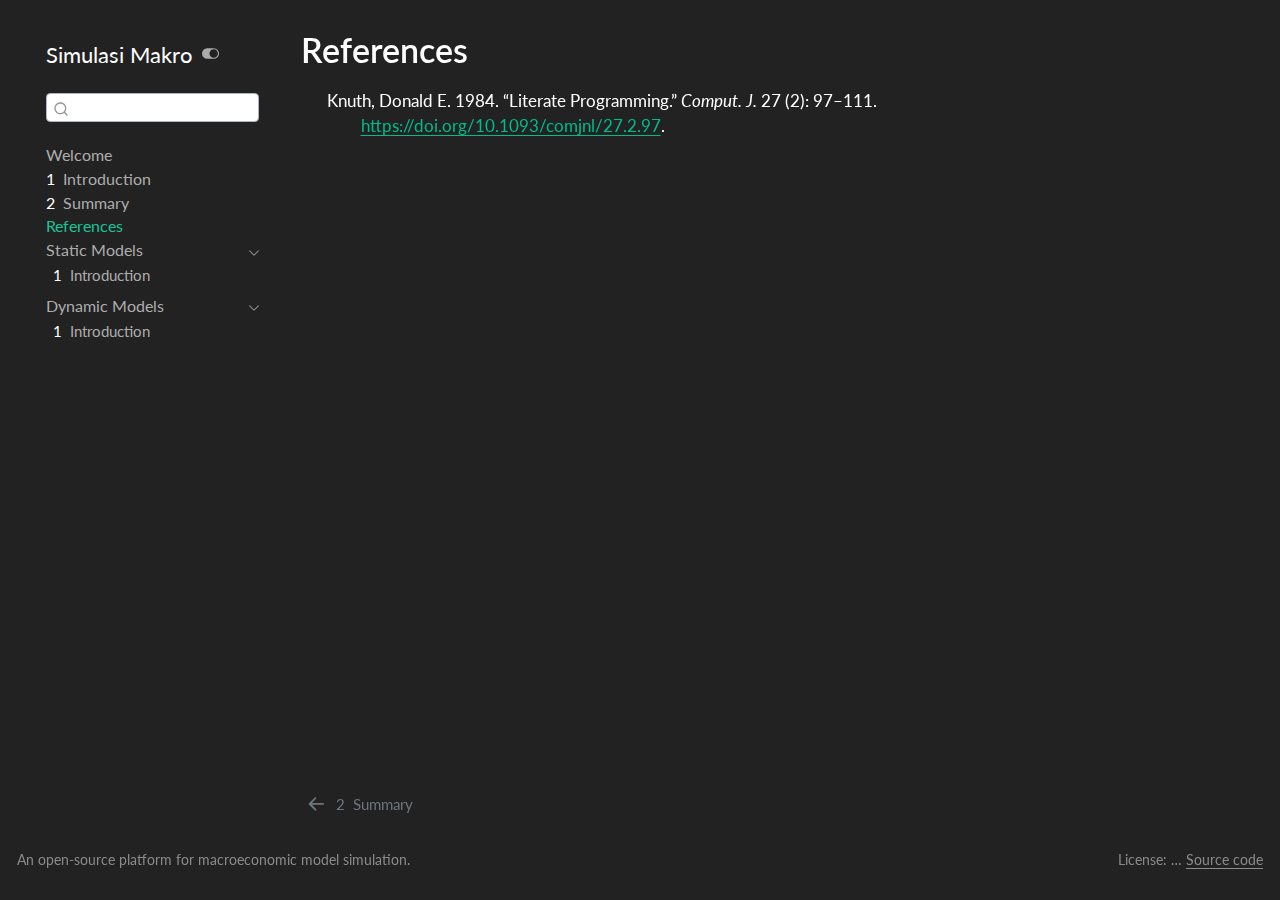
<file: references.html>
<!DOCTYPE html>
<html xmlns="http://www.w3.org/1999/xhtml" lang="en" xml:lang="en"><head>

<meta charset="utf-8">
<meta name="generator" content="quarto-1.8.24">

<meta name="viewport" content="width=device-width, initial-scale=1.0, user-scalable=yes">


<title>References – Simulasi Makro</title>
<style>
code{white-space: pre-wrap;}
span.smallcaps{font-variant: small-caps;}
div.columns{display: flex; gap: min(4vw, 1.5em);}
div.column{flex: auto; overflow-x: auto;}
div.hanging-indent{margin-left: 1.5em; text-indent: -1.5em;}
ul.task-list{list-style: none;}
ul.task-list li input[type="checkbox"] {
  width: 0.8em;
  margin: 0 0.8em 0.2em -1em; /* quarto-specific, see https://github.com/quarto-dev/quarto-cli/issues/4556 */ 
  vertical-align: middle;
}
/* CSS for citations */
div.csl-bib-body { }
div.csl-entry {
  clear: both;
}
.hanging-indent div.csl-entry {
  margin-left:2em;
  text-indent:-2em;
}
div.csl-left-margin {
  min-width:2em;
  float:left;
}
div.csl-right-inline {
  margin-left:2em;
  padding-left:1em;
}
div.csl-indent {
  margin-left: 2em;
}</style>


<script src="site_libs/quarto-nav/quarto-nav.js"></script>
<script src="site_libs/quarto-nav/headroom.min.js"></script>
<script src="site_libs/clipboard/clipboard.min.js"></script>
<script src="site_libs/quarto-search/autocomplete.umd.js"></script>
<script src="site_libs/quarto-search/fuse.min.js"></script>
<script src="site_libs/quarto-search/quarto-search.js"></script>
<meta name="quarto:offset" content="./">
<link href="./summary.html" rel="prev">
<script src="site_libs/quarto-html/quarto.js" type="module"></script>
<script src="site_libs/quarto-html/tabsets/tabsets.js" type="module"></script>
<script src="site_libs/quarto-html/axe/axe-check.js" type="module"></script>
<script src="site_libs/quarto-html/popper.min.js"></script>
<script src="site_libs/quarto-html/tippy.umd.min.js"></script>
<script src="site_libs/quarto-html/anchor.min.js"></script>
<link href="site_libs/quarto-html/tippy.css" rel="stylesheet">
<link href="site_libs/quarto-html/quarto-syntax-highlighting-dc55a5b9e770e841cd82e46aadbfb9b0.css" rel="stylesheet" class="quarto-color-scheme" id="quarto-text-highlighting-styles">
<link href="site_libs/quarto-html/quarto-syntax-highlighting-dark-b651517ce65839d647a86e2780455cfb.css" rel="stylesheet" class="quarto-color-scheme quarto-color-alternate" id="quarto-text-highlighting-styles">
<script src="site_libs/bootstrap/bootstrap.min.js"></script>
<link href="site_libs/bootstrap/bootstrap-icons.css" rel="stylesheet">
<link href="site_libs/bootstrap/bootstrap-5ea8f22911a6df30576a2a25a24cdd7a.min.css" rel="stylesheet" append-hash="true" class="quarto-color-scheme" id="quarto-bootstrap" data-mode="light">
<link href="site_libs/bootstrap/bootstrap-dark-04217e8441264b33581845d082f8f104.min.css" rel="stylesheet" append-hash="true" class="quarto-color-scheme quarto-color-alternate" id="quarto-bootstrap" data-mode="dark">
<script id="quarto-search-options" type="application/json">{
  "location": "sidebar",
  "copy-button": false,
  "collapse-after": 3,
  "panel-placement": "start",
  "type": "textbox",
  "limit": 50,
  "keyboard-shortcut": [
    "f",
    "/",
    "s"
  ],
  "show-item-context": false,
  "language": {
    "search-no-results-text": "No results",
    "search-matching-documents-text": "matching documents",
    "search-copy-link-title": "Copy link to search",
    "search-hide-matches-text": "Hide additional matches",
    "search-more-match-text": "more match in this document",
    "search-more-matches-text": "more matches in this document",
    "search-clear-button-title": "Clear",
    "search-text-placeholder": "",
    "search-detached-cancel-button-title": "Cancel",
    "search-submit-button-title": "Submit",
    "search-label": "Search"
  }
}</script>


</head>

<body class="nav-sidebar floating quarto-dark"><script id="quarto-html-before-body" type="application/javascript">
    const toggleBodyColorMode = (bsSheetEl) => {
      const mode = bsSheetEl.getAttribute("data-mode");
      const bodyEl = window.document.querySelector("body");
      if (mode === "dark") {
        bodyEl.classList.add("quarto-dark");
        bodyEl.classList.remove("quarto-light");
      } else {
        bodyEl.classList.add("quarto-light");
        bodyEl.classList.remove("quarto-dark");
      }
    }
    const toggleBodyColorPrimary = () => {
      const bsSheetEl = window.document.querySelector("link#quarto-bootstrap:not([rel=disabled-stylesheet])");
      if (bsSheetEl) {
        toggleBodyColorMode(bsSheetEl);
      }
    }
    const setColorSchemeToggle = (alternate) => {
      const toggles = window.document.querySelectorAll('.quarto-color-scheme-toggle');
      for (let i=0; i < toggles.length; i++) {
        const toggle = toggles[i];
        if (toggle) {
          if (alternate) {
            toggle.classList.add("alternate");
          } else {
            toggle.classList.remove("alternate");
          }
        }
      }
    };
    const toggleColorMode = (alternate) => {
      // Switch the stylesheets
      const primaryStylesheets = window.document.querySelectorAll('link.quarto-color-scheme:not(.quarto-color-alternate)');
      const alternateStylesheets = window.document.querySelectorAll('link.quarto-color-scheme.quarto-color-alternate');
      manageTransitions('#quarto-margin-sidebar .nav-link', false);
      if (alternate) {
        // note: dark is layered on light, we don't disable primary!
        enableStylesheet(alternateStylesheets);
        for (const sheetNode of alternateStylesheets) {
          if (sheetNode.id === "quarto-bootstrap") {
            toggleBodyColorMode(sheetNode);
          }
        }
      } else {
        disableStylesheet(alternateStylesheets);
        enableStylesheet(primaryStylesheets)
        toggleBodyColorPrimary();
      }
      manageTransitions('#quarto-margin-sidebar .nav-link', true);
      // Switch the toggles
      setColorSchemeToggle(alternate)
      // Hack to workaround the fact that safari doesn't
      // properly recolor the scrollbar when toggling (#1455)
      if (navigator.userAgent.indexOf('Safari') > 0 && navigator.userAgent.indexOf('Chrome') == -1) {
        manageTransitions("body", false);
        window.scrollTo(0, 1);
        setTimeout(() => {
          window.scrollTo(0, 0);
          manageTransitions("body", true);
        }, 40);
      }
    }
    const disableStylesheet = (stylesheets) => {
      for (let i=0; i < stylesheets.length; i++) {
        const stylesheet = stylesheets[i];
        stylesheet.rel = 'disabled-stylesheet';
      }
    }
    const enableStylesheet = (stylesheets) => {
      for (let i=0; i < stylesheets.length; i++) {
        const stylesheet = stylesheets[i];
        if(stylesheet.rel !== 'stylesheet') { // for Chrome, which will still FOUC without this check
          stylesheet.rel = 'stylesheet';
        }
      }
    }
    const manageTransitions = (selector, allowTransitions) => {
      const els = window.document.querySelectorAll(selector);
      for (let i=0; i < els.length; i++) {
        const el = els[i];
        if (allowTransitions) {
          el.classList.remove('notransition');
        } else {
          el.classList.add('notransition');
        }
      }
    }
    const isFileUrl = () => {
      return window.location.protocol === 'file:';
    }
    const hasAlternateSentinel = () => {
      let styleSentinel = getColorSchemeSentinel();
      if (styleSentinel !== null) {
        return styleSentinel === "alternate";
      } else {
        return false;
      }
    }
    const setStyleSentinel = (alternate) => {
      const value = alternate ? "alternate" : "default";
      if (!isFileUrl()) {
        window.localStorage.setItem("quarto-color-scheme", value);
      } else {
        localAlternateSentinel = value;
      }
    }
    const getColorSchemeSentinel = () => {
      if (!isFileUrl()) {
        const storageValue = window.localStorage.getItem("quarto-color-scheme");
        return storageValue != null ? storageValue : localAlternateSentinel;
      } else {
        return localAlternateSentinel;
      }
    }
    const toggleGiscusIfUsed = (isAlternate, darkModeDefault) => {
      const baseTheme = document.querySelector('#giscus-base-theme')?.value ?? 'light';
      const alternateTheme = document.querySelector('#giscus-alt-theme')?.value ?? 'dark';
      let newTheme = '';
      if(authorPrefersDark) {
        newTheme = isAlternate ? baseTheme : alternateTheme;
      } else {
        newTheme = isAlternate ? alternateTheme : baseTheme;
      }
      const changeGiscusTheme = () => {
        // From: https://github.com/giscus/giscus/issues/336
        const sendMessage = (message) => {
          const iframe = document.querySelector('iframe.giscus-frame');
          if (!iframe) return;
          iframe.contentWindow.postMessage({ giscus: message }, 'https://giscus.app');
        }
        sendMessage({
          setConfig: {
            theme: newTheme
          }
        });
      }
      const isGiscussLoaded = window.document.querySelector('iframe.giscus-frame') !== null;
      if (isGiscussLoaded) {
        changeGiscusTheme();
      }
    };
    const authorPrefersDark = true;
    const darkModeDefault = authorPrefersDark;
    let localAlternateSentinel = darkModeDefault ? 'alternate' : 'default';
    // Dark / light mode switch
    window.quartoToggleColorScheme = () => {
      // Read the current dark / light value
      let toAlternate = !hasAlternateSentinel();
      toggleColorMode(toAlternate);
      setStyleSentinel(toAlternate);
      toggleGiscusIfUsed(toAlternate, darkModeDefault);
      window.dispatchEvent(new Event('resize'));
    };
    // Switch to dark mode if need be
    if (hasAlternateSentinel()) {
      toggleColorMode(true);
    } else {
      toggleColorMode(false);
    }
  </script>

<div id="quarto-search-results"></div>
  <header id="quarto-header" class="headroom fixed-top">
  <nav class="quarto-secondary-nav">
    <div class="container-fluid d-flex">
      <button type="button" class="quarto-btn-toggle btn" data-bs-toggle="collapse" role="button" data-bs-target=".quarto-sidebar-collapse-item" aria-controls="quarto-sidebar" aria-expanded="false" aria-label="Toggle sidebar navigation" onclick="if (window.quartoToggleHeadroom) { window.quartoToggleHeadroom(); }">
        <i class="bi bi-layout-text-sidebar-reverse"></i>
      </button>
        <nav class="quarto-page-breadcrumbs" aria-label="breadcrumb"><ol class="breadcrumb"><li class="breadcrumb-item"><a href="./references.html">References</a></li></ol></nav>
        <a class="flex-grow-1" role="navigation" data-bs-toggle="collapse" data-bs-target=".quarto-sidebar-collapse-item" aria-controls="quarto-sidebar" aria-expanded="false" aria-label="Toggle sidebar navigation" onclick="if (window.quartoToggleHeadroom) { window.quartoToggleHeadroom(); }">      
        </a>
      <button type="button" class="btn quarto-search-button" aria-label="Search" onclick="window.quartoOpenSearch();">
        <i class="bi bi-search"></i>
      </button>
    </div>
  </nav>
</header>
<!-- content -->
<div id="quarto-content" class="quarto-container page-columns page-rows-contents page-layout-article">
<!-- sidebar -->
  <nav id="quarto-sidebar" class="sidebar collapse collapse-horizontal quarto-sidebar-collapse-item sidebar-navigation floating overflow-auto">
    <div class="pt-lg-2 mt-2 text-left sidebar-header sidebar-header-stacked">
      <a href="./index.html" class="sidebar-logo-link">
      </a>
    <div class="sidebar-title mb-0 py-0">
      <a href="./">Simulasi Makro</a> 
        <div class="sidebar-tools-main">
  <a href="" class="quarto-color-scheme-toggle quarto-navigation-tool  px-1" onclick="window.quartoToggleColorScheme(); return false;" title="Toggle dark mode"><i class="bi"></i></a>
</div>
    </div>
      </div>
        <div class="mt-2 flex-shrink-0 align-items-center">
        <div class="sidebar-search">
        <div id="quarto-search" class="" title="Search"></div>
        </div>
        </div>
    <div class="sidebar-menu-container"> 
    <ul class="list-unstyled mt-1">
        <li class="sidebar-item">
  <div class="sidebar-item-container"> 
  <a href="./index.html" class="sidebar-item-text sidebar-link">
 <span class="menu-text">Welcome</span></a>
  </div>
</li>
        <li class="sidebar-item">
  <div class="sidebar-item-container"> 
  <a href="./intro.html" class="sidebar-item-text sidebar-link">
 <span class="menu-text"><span class="chapter-number">1</span>&nbsp; <span class="chapter-title">Introduction</span></span></a>
  </div>
</li>
        <li class="sidebar-item">
  <div class="sidebar-item-container"> 
  <a href="./summary.html" class="sidebar-item-text sidebar-link">
 <span class="menu-text"><span class="chapter-number">2</span>&nbsp; <span class="chapter-title">Summary</span></span></a>
  </div>
</li>
        <li class="sidebar-item">
  <div class="sidebar-item-container"> 
  <a href="./references.html" class="sidebar-item-text sidebar-link active">
 <span class="menu-text">References</span></a>
  </div>
</li>
        <li class="sidebar-item sidebar-item-section">
      <div class="sidebar-item-container"> 
            <a class="sidebar-item-text sidebar-link text-start" data-bs-toggle="collapse" data-bs-target="#quarto-sidebar-section-1" role="navigation" aria-expanded="true">
 <span class="menu-text">Static Models</span></a>
          <a class="sidebar-item-toggle text-start" data-bs-toggle="collapse" data-bs-target="#quarto-sidebar-section-1" role="navigation" aria-expanded="true" aria-label="Toggle section">
            <i class="bi bi-chevron-right ms-2"></i>
          </a> 
      </div>
      <ul id="quarto-sidebar-section-1" class="collapse list-unstyled sidebar-section depth1 show">  
          <li class="sidebar-item">
  <div class="sidebar-item-container"> 
  <a href="./intro.html" class="sidebar-item-text sidebar-link">
 <span class="menu-text"><span class="chapter-number">1</span>&nbsp; <span class="chapter-title">Introduction</span></span></a>
  </div>
</li>
      </ul>
  </li>
        <li class="sidebar-item sidebar-item-section">
      <div class="sidebar-item-container"> 
            <a class="sidebar-item-text sidebar-link text-start" data-bs-toggle="collapse" data-bs-target="#quarto-sidebar-section-2" role="navigation" aria-expanded="true">
 <span class="menu-text">Dynamic Models</span></a>
          <a class="sidebar-item-toggle text-start" data-bs-toggle="collapse" data-bs-target="#quarto-sidebar-section-2" role="navigation" aria-expanded="true" aria-label="Toggle section">
            <i class="bi bi-chevron-right ms-2"></i>
          </a> 
      </div>
      <ul id="quarto-sidebar-section-2" class="collapse list-unstyled sidebar-section depth1 show">  
          <li class="sidebar-item">
  <div class="sidebar-item-container"> 
  <a href="./intro.html" class="sidebar-item-text sidebar-link">
 <span class="menu-text"><span class="chapter-number">1</span>&nbsp; <span class="chapter-title">Introduction</span></span></a>
  </div>
</li>
      </ul>
  </li>
    </ul>
    </div>
</nav>
<div id="quarto-sidebar-glass" class="quarto-sidebar-collapse-item" data-bs-toggle="collapse" data-bs-target=".quarto-sidebar-collapse-item"></div>
<!-- margin-sidebar -->
    <div id="quarto-margin-sidebar" class="sidebar margin-sidebar zindex-bottom">
        
    </div>
<!-- main -->
<main class="content" id="quarto-document-content">


<header id="title-block-header" class="quarto-title-block default">
<div class="quarto-title">
<h1 class="title">References</h1>
</div>



<div class="quarto-title-meta">

    
  
    
  </div>
  


</header>


<div id="refs" class="references csl-bib-body hanging-indent" data-entry-spacing="0" role="list">
<div id="ref-knuth84" class="csl-entry" role="listitem">
Knuth, Donald E. 1984. <span>“Literate Programming.”</span> <em>Comput.
J.</em> 27 (2): 97–111. <a href="https://doi.org/10.1093/comjnl/27.2.97">https://doi.org/10.1093/comjnl/27.2.97</a>.
</div>
</div>



</main> <!-- /main -->
<script id="quarto-html-after-body" type="application/javascript">
  window.document.addEventListener("DOMContentLoaded", function (event) {
    // Ensure there is a toggle, if there isn't float one in the top right
    if (window.document.querySelector('.quarto-color-scheme-toggle') === null) {
      const a = window.document.createElement('a');
      a.classList.add('top-right');
      a.classList.add('quarto-color-scheme-toggle');
      a.href = "";
      a.onclick = function() { try { window.quartoToggleColorScheme(); } catch {} return false; };
      const i = window.document.createElement("i");
      i.classList.add('bi');
      a.appendChild(i);
      window.document.body.appendChild(a);
    }
    setColorSchemeToggle(hasAlternateSentinel())
    const icon = "";
    const anchorJS = new window.AnchorJS();
    anchorJS.options = {
      placement: 'right',
      icon: icon
    };
    anchorJS.add('.anchored');
    const isCodeAnnotation = (el) => {
      for (const clz of el.classList) {
        if (clz.startsWith('code-annotation-')) {                     
          return true;
        }
      }
      return false;
    }
    const onCopySuccess = function(e) {
      // button target
      const button = e.trigger;
      // don't keep focus
      button.blur();
      // flash "checked"
      button.classList.add('code-copy-button-checked');
      var currentTitle = button.getAttribute("title");
      button.setAttribute("title", "Copied!");
      let tooltip;
      if (window.bootstrap) {
        button.setAttribute("data-bs-toggle", "tooltip");
        button.setAttribute("data-bs-placement", "left");
        button.setAttribute("data-bs-title", "Copied!");
        tooltip = new bootstrap.Tooltip(button, 
          { trigger: "manual", 
            customClass: "code-copy-button-tooltip",
            offset: [0, -8]});
        tooltip.show();    
      }
      setTimeout(function() {
        if (tooltip) {
          tooltip.hide();
          button.removeAttribute("data-bs-title");
          button.removeAttribute("data-bs-toggle");
          button.removeAttribute("data-bs-placement");
        }
        button.setAttribute("title", currentTitle);
        button.classList.remove('code-copy-button-checked');
      }, 1000);
      // clear code selection
      e.clearSelection();
    }
    const getTextToCopy = function(trigger) {
      const outerScaffold = trigger.parentElement.cloneNode(true);
      const codeEl = outerScaffold.querySelector('code');
      for (const childEl of codeEl.children) {
        if (isCodeAnnotation(childEl)) {
          childEl.remove();
        }
      }
      return codeEl.innerText;
    }
    const clipboard = new window.ClipboardJS('.code-copy-button:not([data-in-quarto-modal])', {
      text: getTextToCopy
    });
    clipboard.on('success', onCopySuccess);
    if (window.document.getElementById('quarto-embedded-source-code-modal')) {
      const clipboardModal = new window.ClipboardJS('.code-copy-button[data-in-quarto-modal]', {
        text: getTextToCopy,
        container: window.document.getElementById('quarto-embedded-source-code-modal')
      });
      clipboardModal.on('success', onCopySuccess);
    }
      var localhostRegex = new RegExp(/^(?:http|https):\/\/localhost\:?[0-9]*\//);
      var mailtoRegex = new RegExp(/^mailto:/);
        var filterRegex = new RegExp('/' + window.location.host + '/');
      var isInternal = (href) => {
          return filterRegex.test(href) || localhostRegex.test(href) || mailtoRegex.test(href);
      }
      // Inspect non-navigation links and adorn them if external
     var links = window.document.querySelectorAll('a[href]:not(.nav-link):not(.navbar-brand):not(.toc-action):not(.sidebar-link):not(.sidebar-item-toggle):not(.pagination-link):not(.no-external):not([aria-hidden]):not(.dropdown-item):not(.quarto-navigation-tool):not(.about-link)');
      for (var i=0; i<links.length; i++) {
        const link = links[i];
        if (!isInternal(link.href)) {
          // undo the damage that might have been done by quarto-nav.js in the case of
          // links that we want to consider external
          if (link.dataset.originalHref !== undefined) {
            link.href = link.dataset.originalHref;
          }
        }
      }
    function tippyHover(el, contentFn, onTriggerFn, onUntriggerFn) {
      const config = {
        allowHTML: true,
        maxWidth: 500,
        delay: 100,
        arrow: false,
        appendTo: function(el) {
            return el.parentElement;
        },
        interactive: true,
        interactiveBorder: 10,
        theme: 'quarto',
        placement: 'bottom-start',
      };
      if (contentFn) {
        config.content = contentFn;
      }
      if (onTriggerFn) {
        config.onTrigger = onTriggerFn;
      }
      if (onUntriggerFn) {
        config.onUntrigger = onUntriggerFn;
      }
      window.tippy(el, config); 
    }
    const noterefs = window.document.querySelectorAll('a[role="doc-noteref"]');
    for (var i=0; i<noterefs.length; i++) {
      const ref = noterefs[i];
      tippyHover(ref, function() {
        // use id or data attribute instead here
        let href = ref.getAttribute('data-footnote-href') || ref.getAttribute('href');
        try { href = new URL(href).hash; } catch {}
        const id = href.replace(/^#\/?/, "");
        const note = window.document.getElementById(id);
        if (note) {
          return note.innerHTML;
        } else {
          return "";
        }
      });
    }
    const xrefs = window.document.querySelectorAll('a.quarto-xref');
    const processXRef = (id, note) => {
      // Strip column container classes
      const stripColumnClz = (el) => {
        el.classList.remove("page-full", "page-columns");
        if (el.children) {
          for (const child of el.children) {
            stripColumnClz(child);
          }
        }
      }
      stripColumnClz(note)
      if (id === null || id.startsWith('sec-')) {
        // Special case sections, only their first couple elements
        const container = document.createElement("div");
        if (note.children && note.children.length > 2) {
          container.appendChild(note.children[0].cloneNode(true));
          for (let i = 1; i < note.children.length; i++) {
            const child = note.children[i];
            if (child.tagName === "P" && child.innerText === "") {
              continue;
            } else {
              container.appendChild(child.cloneNode(true));
              break;
            }
          }
          if (window.Quarto?.typesetMath) {
            window.Quarto.typesetMath(container);
          }
          return container.innerHTML
        } else {
          if (window.Quarto?.typesetMath) {
            window.Quarto.typesetMath(note);
          }
          return note.innerHTML;
        }
      } else {
        // Remove any anchor links if they are present
        const anchorLink = note.querySelector('a.anchorjs-link');
        if (anchorLink) {
          anchorLink.remove();
        }
        if (window.Quarto?.typesetMath) {
          window.Quarto.typesetMath(note);
        }
        if (note.classList.contains("callout")) {
          return note.outerHTML;
        } else {
          return note.innerHTML;
        }
      }
    }
    for (var i=0; i<xrefs.length; i++) {
      const xref = xrefs[i];
      tippyHover(xref, undefined, function(instance) {
        instance.disable();
        let url = xref.getAttribute('href');
        let hash = undefined; 
        if (url.startsWith('#')) {
          hash = url;
        } else {
          try { hash = new URL(url).hash; } catch {}
        }
        if (hash) {
          const id = hash.replace(/^#\/?/, "");
          const note = window.document.getElementById(id);
          if (note !== null) {
            try {
              const html = processXRef(id, note.cloneNode(true));
              instance.setContent(html);
            } finally {
              instance.enable();
              instance.show();
            }
          } else {
            // See if we can fetch this
            fetch(url.split('#')[0])
            .then(res => res.text())
            .then(html => {
              const parser = new DOMParser();
              const htmlDoc = parser.parseFromString(html, "text/html");
              const note = htmlDoc.getElementById(id);
              if (note !== null) {
                const html = processXRef(id, note);
                instance.setContent(html);
              } 
            }).finally(() => {
              instance.enable();
              instance.show();
            });
          }
        } else {
          // See if we can fetch a full url (with no hash to target)
          // This is a special case and we should probably do some content thinning / targeting
          fetch(url)
          .then(res => res.text())
          .then(html => {
            const parser = new DOMParser();
            const htmlDoc = parser.parseFromString(html, "text/html");
            const note = htmlDoc.querySelector('main.content');
            if (note !== null) {
              // This should only happen for chapter cross references
              // (since there is no id in the URL)
              // remove the first header
              if (note.children.length > 0 && note.children[0].tagName === "HEADER") {
                note.children[0].remove();
              }
              const html = processXRef(null, note);
              instance.setContent(html);
            } 
          }).finally(() => {
            instance.enable();
            instance.show();
          });
        }
      }, function(instance) {
      });
    }
        let selectedAnnoteEl;
        const selectorForAnnotation = ( cell, annotation) => {
          let cellAttr = 'data-code-cell="' + cell + '"';
          let lineAttr = 'data-code-annotation="' +  annotation + '"';
          const selector = 'span[' + cellAttr + '][' + lineAttr + ']';
          return selector;
        }
        const selectCodeLines = (annoteEl) => {
          const doc = window.document;
          const targetCell = annoteEl.getAttribute("data-target-cell");
          const targetAnnotation = annoteEl.getAttribute("data-target-annotation");
          const annoteSpan = window.document.querySelector(selectorForAnnotation(targetCell, targetAnnotation));
          const lines = annoteSpan.getAttribute("data-code-lines").split(",");
          const lineIds = lines.map((line) => {
            return targetCell + "-" + line;
          })
          let top = null;
          let height = null;
          let parent = null;
          if (lineIds.length > 0) {
              //compute the position of the single el (top and bottom and make a div)
              const el = window.document.getElementById(lineIds[0]);
              top = el.offsetTop;
              height = el.offsetHeight;
              parent = el.parentElement.parentElement;
            if (lineIds.length > 1) {
              const lastEl = window.document.getElementById(lineIds[lineIds.length - 1]);
              const bottom = lastEl.offsetTop + lastEl.offsetHeight;
              height = bottom - top;
            }
            if (top !== null && height !== null && parent !== null) {
              // cook up a div (if necessary) and position it 
              let div = window.document.getElementById("code-annotation-line-highlight");
              if (div === null) {
                div = window.document.createElement("div");
                div.setAttribute("id", "code-annotation-line-highlight");
                div.style.position = 'absolute';
                parent.appendChild(div);
              }
              div.style.top = top - 2 + "px";
              div.style.height = height + 4 + "px";
              div.style.left = 0;
              let gutterDiv = window.document.getElementById("code-annotation-line-highlight-gutter");
              if (gutterDiv === null) {
                gutterDiv = window.document.createElement("div");
                gutterDiv.setAttribute("id", "code-annotation-line-highlight-gutter");
                gutterDiv.style.position = 'absolute';
                const codeCell = window.document.getElementById(targetCell);
                const gutter = codeCell.querySelector('.code-annotation-gutter');
                gutter.appendChild(gutterDiv);
              }
              gutterDiv.style.top = top - 2 + "px";
              gutterDiv.style.height = height + 4 + "px";
            }
            selectedAnnoteEl = annoteEl;
          }
        };
        const unselectCodeLines = () => {
          const elementsIds = ["code-annotation-line-highlight", "code-annotation-line-highlight-gutter"];
          elementsIds.forEach((elId) => {
            const div = window.document.getElementById(elId);
            if (div) {
              div.remove();
            }
          });
          selectedAnnoteEl = undefined;
        };
          // Handle positioning of the toggle
      window.addEventListener(
        "resize",
        throttle(() => {
          elRect = undefined;
          if (selectedAnnoteEl) {
            selectCodeLines(selectedAnnoteEl);
          }
        }, 10)
      );
      function throttle(fn, ms) {
      let throttle = false;
      let timer;
        return (...args) => {
          if(!throttle) { // first call gets through
              fn.apply(this, args);
              throttle = true;
          } else { // all the others get throttled
              if(timer) clearTimeout(timer); // cancel #2
              timer = setTimeout(() => {
                fn.apply(this, args);
                timer = throttle = false;
              }, ms);
          }
        };
      }
        // Attach click handler to the DT
        const annoteDls = window.document.querySelectorAll('dt[data-target-cell]');
        for (const annoteDlNode of annoteDls) {
          annoteDlNode.addEventListener('click', (event) => {
            const clickedEl = event.target;
            if (clickedEl !== selectedAnnoteEl) {
              unselectCodeLines();
              const activeEl = window.document.querySelector('dt[data-target-cell].code-annotation-active');
              if (activeEl) {
                activeEl.classList.remove('code-annotation-active');
              }
              selectCodeLines(clickedEl);
              clickedEl.classList.add('code-annotation-active');
            } else {
              // Unselect the line
              unselectCodeLines();
              clickedEl.classList.remove('code-annotation-active');
            }
          });
        }
    const findCites = (el) => {
      const parentEl = el.parentElement;
      if (parentEl) {
        const cites = parentEl.dataset.cites;
        if (cites) {
          return {
            el,
            cites: cites.split(' ')
          };
        } else {
          return findCites(el.parentElement)
        }
      } else {
        return undefined;
      }
    };
    var bibliorefs = window.document.querySelectorAll('a[role="doc-biblioref"]');
    for (var i=0; i<bibliorefs.length; i++) {
      const ref = bibliorefs[i];
      const citeInfo = findCites(ref);
      if (citeInfo) {
        tippyHover(citeInfo.el, function() {
          var popup = window.document.createElement('div');
          citeInfo.cites.forEach(function(cite) {
            var citeDiv = window.document.createElement('div');
            citeDiv.classList.add('hanging-indent');
            citeDiv.classList.add('csl-entry');
            var biblioDiv = window.document.getElementById('ref-' + cite);
            if (biblioDiv) {
              citeDiv.innerHTML = biblioDiv.innerHTML;
            }
            popup.appendChild(citeDiv);
          });
          return popup.innerHTML;
        });
      }
    }
  });
  </script>
<nav class="page-navigation">
  <div class="nav-page nav-page-previous">
      <a href="./summary.html" class="pagination-link" aria-label="Summary">
        <i class="bi bi-arrow-left-short"></i> <span class="nav-page-text"><span class="chapter-number">2</span>&nbsp; <span class="chapter-title">Summary</span></span>
      </a>          
  </div>
  <div class="nav-page nav-page-next">
  </div>
</nav>
</div> <!-- /content -->
<footer class="footer">
  <div class="nav-footer">
    <div class="nav-footer-left">
<p>An open-source platform for macroeconomic model simulation.</p>
</div>   
    <div class="nav-footer-center">
      &nbsp;
    </div>
    <div class="nav-footer-right">
<p><a>License: …</a><a> </a><a href="https://github.com/hermantoXYZ/Simulasi-Makro#">Source code</a></p>
</div>
  </div>
</footer>




</body></html>
</file>
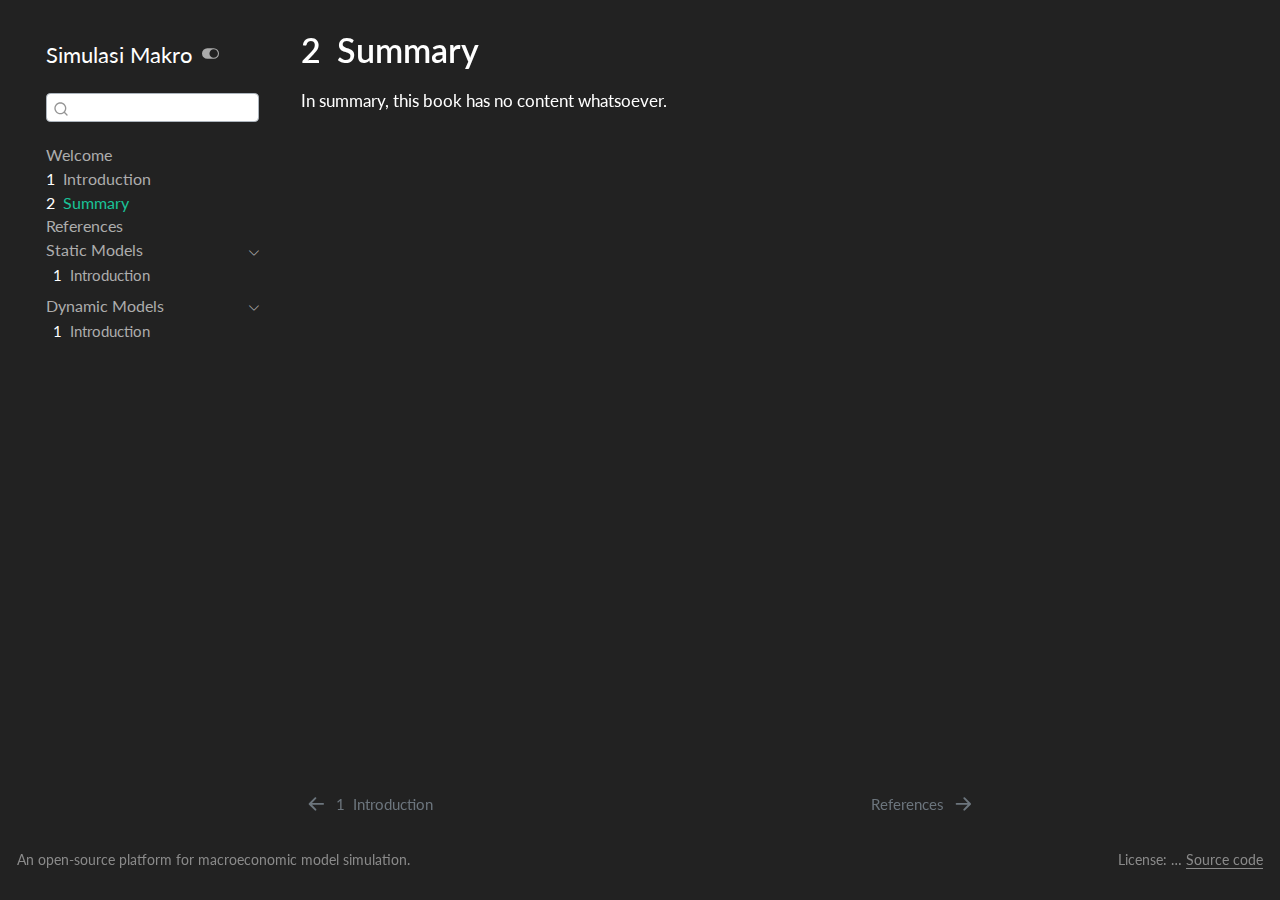
<file: summary.html>
<!DOCTYPE html>
<html xmlns="http://www.w3.org/1999/xhtml" lang="en" xml:lang="en"><head>

<meta charset="utf-8">
<meta name="generator" content="quarto-1.8.24">

<meta name="viewport" content="width=device-width, initial-scale=1.0, user-scalable=yes">


<title>2&nbsp; Summary – Simulasi Makro</title>
<style>
code{white-space: pre-wrap;}
span.smallcaps{font-variant: small-caps;}
div.columns{display: flex; gap: min(4vw, 1.5em);}
div.column{flex: auto; overflow-x: auto;}
div.hanging-indent{margin-left: 1.5em; text-indent: -1.5em;}
ul.task-list{list-style: none;}
ul.task-list li input[type="checkbox"] {
  width: 0.8em;
  margin: 0 0.8em 0.2em -1em; /* quarto-specific, see https://github.com/quarto-dev/quarto-cli/issues/4556 */ 
  vertical-align: middle;
}
</style>


<script src="site_libs/quarto-nav/quarto-nav.js"></script>
<script src="site_libs/quarto-nav/headroom.min.js"></script>
<script src="site_libs/clipboard/clipboard.min.js"></script>
<script src="site_libs/quarto-search/autocomplete.umd.js"></script>
<script src="site_libs/quarto-search/fuse.min.js"></script>
<script src="site_libs/quarto-search/quarto-search.js"></script>
<meta name="quarto:offset" content="./">
<link href="./references.html" rel="next">
<link href="./intro.html" rel="prev">
<script src="site_libs/quarto-html/quarto.js" type="module"></script>
<script src="site_libs/quarto-html/tabsets/tabsets.js" type="module"></script>
<script src="site_libs/quarto-html/axe/axe-check.js" type="module"></script>
<script src="site_libs/quarto-html/popper.min.js"></script>
<script src="site_libs/quarto-html/tippy.umd.min.js"></script>
<script src="site_libs/quarto-html/anchor.min.js"></script>
<link href="site_libs/quarto-html/tippy.css" rel="stylesheet">
<link href="site_libs/quarto-html/quarto-syntax-highlighting-dc55a5b9e770e841cd82e46aadbfb9b0.css" rel="stylesheet" class="quarto-color-scheme" id="quarto-text-highlighting-styles">
<link href="site_libs/quarto-html/quarto-syntax-highlighting-dark-b651517ce65839d647a86e2780455cfb.css" rel="stylesheet" class="quarto-color-scheme quarto-color-alternate" id="quarto-text-highlighting-styles">
<script src="site_libs/bootstrap/bootstrap.min.js"></script>
<link href="site_libs/bootstrap/bootstrap-icons.css" rel="stylesheet">
<link href="site_libs/bootstrap/bootstrap-5ea8f22911a6df30576a2a25a24cdd7a.min.css" rel="stylesheet" append-hash="true" class="quarto-color-scheme" id="quarto-bootstrap" data-mode="light">
<link href="site_libs/bootstrap/bootstrap-dark-04217e8441264b33581845d082f8f104.min.css" rel="stylesheet" append-hash="true" class="quarto-color-scheme quarto-color-alternate" id="quarto-bootstrap" data-mode="dark">
<script id="quarto-search-options" type="application/json">{
  "location": "sidebar",
  "copy-button": false,
  "collapse-after": 3,
  "panel-placement": "start",
  "type": "textbox",
  "limit": 50,
  "keyboard-shortcut": [
    "f",
    "/",
    "s"
  ],
  "show-item-context": false,
  "language": {
    "search-no-results-text": "No results",
    "search-matching-documents-text": "matching documents",
    "search-copy-link-title": "Copy link to search",
    "search-hide-matches-text": "Hide additional matches",
    "search-more-match-text": "more match in this document",
    "search-more-matches-text": "more matches in this document",
    "search-clear-button-title": "Clear",
    "search-text-placeholder": "",
    "search-detached-cancel-button-title": "Cancel",
    "search-submit-button-title": "Submit",
    "search-label": "Search"
  }
}</script>


</head>

<body class="nav-sidebar floating quarto-dark"><script id="quarto-html-before-body" type="application/javascript">
    const toggleBodyColorMode = (bsSheetEl) => {
      const mode = bsSheetEl.getAttribute("data-mode");
      const bodyEl = window.document.querySelector("body");
      if (mode === "dark") {
        bodyEl.classList.add("quarto-dark");
        bodyEl.classList.remove("quarto-light");
      } else {
        bodyEl.classList.add("quarto-light");
        bodyEl.classList.remove("quarto-dark");
      }
    }
    const toggleBodyColorPrimary = () => {
      const bsSheetEl = window.document.querySelector("link#quarto-bootstrap:not([rel=disabled-stylesheet])");
      if (bsSheetEl) {
        toggleBodyColorMode(bsSheetEl);
      }
    }
    const setColorSchemeToggle = (alternate) => {
      const toggles = window.document.querySelectorAll('.quarto-color-scheme-toggle');
      for (let i=0; i < toggles.length; i++) {
        const toggle = toggles[i];
        if (toggle) {
          if (alternate) {
            toggle.classList.add("alternate");
          } else {
            toggle.classList.remove("alternate");
          }
        }
      }
    };
    const toggleColorMode = (alternate) => {
      // Switch the stylesheets
      const primaryStylesheets = window.document.querySelectorAll('link.quarto-color-scheme:not(.quarto-color-alternate)');
      const alternateStylesheets = window.document.querySelectorAll('link.quarto-color-scheme.quarto-color-alternate');
      manageTransitions('#quarto-margin-sidebar .nav-link', false);
      if (alternate) {
        // note: dark is layered on light, we don't disable primary!
        enableStylesheet(alternateStylesheets);
        for (const sheetNode of alternateStylesheets) {
          if (sheetNode.id === "quarto-bootstrap") {
            toggleBodyColorMode(sheetNode);
          }
        }
      } else {
        disableStylesheet(alternateStylesheets);
        enableStylesheet(primaryStylesheets)
        toggleBodyColorPrimary();
      }
      manageTransitions('#quarto-margin-sidebar .nav-link', true);
      // Switch the toggles
      setColorSchemeToggle(alternate)
      // Hack to workaround the fact that safari doesn't
      // properly recolor the scrollbar when toggling (#1455)
      if (navigator.userAgent.indexOf('Safari') > 0 && navigator.userAgent.indexOf('Chrome') == -1) {
        manageTransitions("body", false);
        window.scrollTo(0, 1);
        setTimeout(() => {
          window.scrollTo(0, 0);
          manageTransitions("body", true);
        }, 40);
      }
    }
    const disableStylesheet = (stylesheets) => {
      for (let i=0; i < stylesheets.length; i++) {
        const stylesheet = stylesheets[i];
        stylesheet.rel = 'disabled-stylesheet';
      }
    }
    const enableStylesheet = (stylesheets) => {
      for (let i=0; i < stylesheets.length; i++) {
        const stylesheet = stylesheets[i];
        if(stylesheet.rel !== 'stylesheet') { // for Chrome, which will still FOUC without this check
          stylesheet.rel = 'stylesheet';
        }
      }
    }
    const manageTransitions = (selector, allowTransitions) => {
      const els = window.document.querySelectorAll(selector);
      for (let i=0; i < els.length; i++) {
        const el = els[i];
        if (allowTransitions) {
          el.classList.remove('notransition');
        } else {
          el.classList.add('notransition');
        }
      }
    }
    const isFileUrl = () => {
      return window.location.protocol === 'file:';
    }
    const hasAlternateSentinel = () => {
      let styleSentinel = getColorSchemeSentinel();
      if (styleSentinel !== null) {
        return styleSentinel === "alternate";
      } else {
        return false;
      }
    }
    const setStyleSentinel = (alternate) => {
      const value = alternate ? "alternate" : "default";
      if (!isFileUrl()) {
        window.localStorage.setItem("quarto-color-scheme", value);
      } else {
        localAlternateSentinel = value;
      }
    }
    const getColorSchemeSentinel = () => {
      if (!isFileUrl()) {
        const storageValue = window.localStorage.getItem("quarto-color-scheme");
        return storageValue != null ? storageValue : localAlternateSentinel;
      } else {
        return localAlternateSentinel;
      }
    }
    const toggleGiscusIfUsed = (isAlternate, darkModeDefault) => {
      const baseTheme = document.querySelector('#giscus-base-theme')?.value ?? 'light';
      const alternateTheme = document.querySelector('#giscus-alt-theme')?.value ?? 'dark';
      let newTheme = '';
      if(authorPrefersDark) {
        newTheme = isAlternate ? baseTheme : alternateTheme;
      } else {
        newTheme = isAlternate ? alternateTheme : baseTheme;
      }
      const changeGiscusTheme = () => {
        // From: https://github.com/giscus/giscus/issues/336
        const sendMessage = (message) => {
          const iframe = document.querySelector('iframe.giscus-frame');
          if (!iframe) return;
          iframe.contentWindow.postMessage({ giscus: message }, 'https://giscus.app');
        }
        sendMessage({
          setConfig: {
            theme: newTheme
          }
        });
      }
      const isGiscussLoaded = window.document.querySelector('iframe.giscus-frame') !== null;
      if (isGiscussLoaded) {
        changeGiscusTheme();
      }
    };
    const authorPrefersDark = true;
    const darkModeDefault = authorPrefersDark;
    let localAlternateSentinel = darkModeDefault ? 'alternate' : 'default';
    // Dark / light mode switch
    window.quartoToggleColorScheme = () => {
      // Read the current dark / light value
      let toAlternate = !hasAlternateSentinel();
      toggleColorMode(toAlternate);
      setStyleSentinel(toAlternate);
      toggleGiscusIfUsed(toAlternate, darkModeDefault);
      window.dispatchEvent(new Event('resize'));
    };
    // Switch to dark mode if need be
    if (hasAlternateSentinel()) {
      toggleColorMode(true);
    } else {
      toggleColorMode(false);
    }
  </script>

<div id="quarto-search-results"></div>
  <header id="quarto-header" class="headroom fixed-top">
  <nav class="quarto-secondary-nav">
    <div class="container-fluid d-flex">
      <button type="button" class="quarto-btn-toggle btn" data-bs-toggle="collapse" role="button" data-bs-target=".quarto-sidebar-collapse-item" aria-controls="quarto-sidebar" aria-expanded="false" aria-label="Toggle sidebar navigation" onclick="if (window.quartoToggleHeadroom) { window.quartoToggleHeadroom(); }">
        <i class="bi bi-layout-text-sidebar-reverse"></i>
      </button>
        <nav class="quarto-page-breadcrumbs" aria-label="breadcrumb"><ol class="breadcrumb"><li class="breadcrumb-item"><a href="./summary.html"><span class="chapter-number">2</span>&nbsp; <span class="chapter-title">Summary</span></a></li></ol></nav>
        <a class="flex-grow-1" role="navigation" data-bs-toggle="collapse" data-bs-target=".quarto-sidebar-collapse-item" aria-controls="quarto-sidebar" aria-expanded="false" aria-label="Toggle sidebar navigation" onclick="if (window.quartoToggleHeadroom) { window.quartoToggleHeadroom(); }">      
        </a>
      <button type="button" class="btn quarto-search-button" aria-label="Search" onclick="window.quartoOpenSearch();">
        <i class="bi bi-search"></i>
      </button>
    </div>
  </nav>
</header>
<!-- content -->
<div id="quarto-content" class="quarto-container page-columns page-rows-contents page-layout-article">
<!-- sidebar -->
  <nav id="quarto-sidebar" class="sidebar collapse collapse-horizontal quarto-sidebar-collapse-item sidebar-navigation floating overflow-auto">
    <div class="pt-lg-2 mt-2 text-left sidebar-header sidebar-header-stacked">
      <a href="./index.html" class="sidebar-logo-link">
      </a>
    <div class="sidebar-title mb-0 py-0">
      <a href="./">Simulasi Makro</a> 
        <div class="sidebar-tools-main">
  <a href="" class="quarto-color-scheme-toggle quarto-navigation-tool  px-1" onclick="window.quartoToggleColorScheme(); return false;" title="Toggle dark mode"><i class="bi"></i></a>
</div>
    </div>
      </div>
        <div class="mt-2 flex-shrink-0 align-items-center">
        <div class="sidebar-search">
        <div id="quarto-search" class="" title="Search"></div>
        </div>
        </div>
    <div class="sidebar-menu-container"> 
    <ul class="list-unstyled mt-1">
        <li class="sidebar-item">
  <div class="sidebar-item-container"> 
  <a href="./index.html" class="sidebar-item-text sidebar-link">
 <span class="menu-text">Welcome</span></a>
  </div>
</li>
        <li class="sidebar-item">
  <div class="sidebar-item-container"> 
  <a href="./intro.html" class="sidebar-item-text sidebar-link">
 <span class="menu-text"><span class="chapter-number">1</span>&nbsp; <span class="chapter-title">Introduction</span></span></a>
  </div>
</li>
        <li class="sidebar-item">
  <div class="sidebar-item-container"> 
  <a href="./summary.html" class="sidebar-item-text sidebar-link active">
 <span class="menu-text"><span class="chapter-number">2</span>&nbsp; <span class="chapter-title">Summary</span></span></a>
  </div>
</li>
        <li class="sidebar-item">
  <div class="sidebar-item-container"> 
  <a href="./references.html" class="sidebar-item-text sidebar-link">
 <span class="menu-text">References</span></a>
  </div>
</li>
        <li class="sidebar-item sidebar-item-section">
      <div class="sidebar-item-container"> 
            <a class="sidebar-item-text sidebar-link text-start" data-bs-toggle="collapse" data-bs-target="#quarto-sidebar-section-1" role="navigation" aria-expanded="true">
 <span class="menu-text">Static Models</span></a>
          <a class="sidebar-item-toggle text-start" data-bs-toggle="collapse" data-bs-target="#quarto-sidebar-section-1" role="navigation" aria-expanded="true" aria-label="Toggle section">
            <i class="bi bi-chevron-right ms-2"></i>
          </a> 
      </div>
      <ul id="quarto-sidebar-section-1" class="collapse list-unstyled sidebar-section depth1 show">  
          <li class="sidebar-item">
  <div class="sidebar-item-container"> 
  <a href="./intro.html" class="sidebar-item-text sidebar-link">
 <span class="menu-text"><span class="chapter-number">1</span>&nbsp; <span class="chapter-title">Introduction</span></span></a>
  </div>
</li>
      </ul>
  </li>
        <li class="sidebar-item sidebar-item-section">
      <div class="sidebar-item-container"> 
            <a class="sidebar-item-text sidebar-link text-start" data-bs-toggle="collapse" data-bs-target="#quarto-sidebar-section-2" role="navigation" aria-expanded="true">
 <span class="menu-text">Dynamic Models</span></a>
          <a class="sidebar-item-toggle text-start" data-bs-toggle="collapse" data-bs-target="#quarto-sidebar-section-2" role="navigation" aria-expanded="true" aria-label="Toggle section">
            <i class="bi bi-chevron-right ms-2"></i>
          </a> 
      </div>
      <ul id="quarto-sidebar-section-2" class="collapse list-unstyled sidebar-section depth1 show">  
          <li class="sidebar-item">
  <div class="sidebar-item-container"> 
  <a href="./intro.html" class="sidebar-item-text sidebar-link">
 <span class="menu-text"><span class="chapter-number">1</span>&nbsp; <span class="chapter-title">Introduction</span></span></a>
  </div>
</li>
      </ul>
  </li>
    </ul>
    </div>
</nav>
<div id="quarto-sidebar-glass" class="quarto-sidebar-collapse-item" data-bs-toggle="collapse" data-bs-target=".quarto-sidebar-collapse-item"></div>
<!-- margin-sidebar -->
    <div id="quarto-margin-sidebar" class="sidebar margin-sidebar zindex-bottom">
        
    </div>
<!-- main -->
<main class="content" id="quarto-document-content">


<header id="title-block-header" class="quarto-title-block default">
<div class="quarto-title">
<h1 class="title"><span class="chapter-number">2</span>&nbsp; <span class="chapter-title">Summary</span></h1>
</div>



<div class="quarto-title-meta">

    
  
    
  </div>
  


</header>


<p>In summary, this book has no content whatsoever.</p>



</main> <!-- /main -->
<script id="quarto-html-after-body" type="application/javascript">
  window.document.addEventListener("DOMContentLoaded", function (event) {
    // Ensure there is a toggle, if there isn't float one in the top right
    if (window.document.querySelector('.quarto-color-scheme-toggle') === null) {
      const a = window.document.createElement('a');
      a.classList.add('top-right');
      a.classList.add('quarto-color-scheme-toggle');
      a.href = "";
      a.onclick = function() { try { window.quartoToggleColorScheme(); } catch {} return false; };
      const i = window.document.createElement("i");
      i.classList.add('bi');
      a.appendChild(i);
      window.document.body.appendChild(a);
    }
    setColorSchemeToggle(hasAlternateSentinel())
    const icon = "";
    const anchorJS = new window.AnchorJS();
    anchorJS.options = {
      placement: 'right',
      icon: icon
    };
    anchorJS.add('.anchored');
    const isCodeAnnotation = (el) => {
      for (const clz of el.classList) {
        if (clz.startsWith('code-annotation-')) {                     
          return true;
        }
      }
      return false;
    }
    const onCopySuccess = function(e) {
      // button target
      const button = e.trigger;
      // don't keep focus
      button.blur();
      // flash "checked"
      button.classList.add('code-copy-button-checked');
      var currentTitle = button.getAttribute("title");
      button.setAttribute("title", "Copied!");
      let tooltip;
      if (window.bootstrap) {
        button.setAttribute("data-bs-toggle", "tooltip");
        button.setAttribute("data-bs-placement", "left");
        button.setAttribute("data-bs-title", "Copied!");
        tooltip = new bootstrap.Tooltip(button, 
          { trigger: "manual", 
            customClass: "code-copy-button-tooltip",
            offset: [0, -8]});
        tooltip.show();    
      }
      setTimeout(function() {
        if (tooltip) {
          tooltip.hide();
          button.removeAttribute("data-bs-title");
          button.removeAttribute("data-bs-toggle");
          button.removeAttribute("data-bs-placement");
        }
        button.setAttribute("title", currentTitle);
        button.classList.remove('code-copy-button-checked');
      }, 1000);
      // clear code selection
      e.clearSelection();
    }
    const getTextToCopy = function(trigger) {
      const outerScaffold = trigger.parentElement.cloneNode(true);
      const codeEl = outerScaffold.querySelector('code');
      for (const childEl of codeEl.children) {
        if (isCodeAnnotation(childEl)) {
          childEl.remove();
        }
      }
      return codeEl.innerText;
    }
    const clipboard = new window.ClipboardJS('.code-copy-button:not([data-in-quarto-modal])', {
      text: getTextToCopy
    });
    clipboard.on('success', onCopySuccess);
    if (window.document.getElementById('quarto-embedded-source-code-modal')) {
      const clipboardModal = new window.ClipboardJS('.code-copy-button[data-in-quarto-modal]', {
        text: getTextToCopy,
        container: window.document.getElementById('quarto-embedded-source-code-modal')
      });
      clipboardModal.on('success', onCopySuccess);
    }
      var localhostRegex = new RegExp(/^(?:http|https):\/\/localhost\:?[0-9]*\//);
      var mailtoRegex = new RegExp(/^mailto:/);
        var filterRegex = new RegExp('/' + window.location.host + '/');
      var isInternal = (href) => {
          return filterRegex.test(href) || localhostRegex.test(href) || mailtoRegex.test(href);
      }
      // Inspect non-navigation links and adorn them if external
     var links = window.document.querySelectorAll('a[href]:not(.nav-link):not(.navbar-brand):not(.toc-action):not(.sidebar-link):not(.sidebar-item-toggle):not(.pagination-link):not(.no-external):not([aria-hidden]):not(.dropdown-item):not(.quarto-navigation-tool):not(.about-link)');
      for (var i=0; i<links.length; i++) {
        const link = links[i];
        if (!isInternal(link.href)) {
          // undo the damage that might have been done by quarto-nav.js in the case of
          // links that we want to consider external
          if (link.dataset.originalHref !== undefined) {
            link.href = link.dataset.originalHref;
          }
        }
      }
    function tippyHover(el, contentFn, onTriggerFn, onUntriggerFn) {
      const config = {
        allowHTML: true,
        maxWidth: 500,
        delay: 100,
        arrow: false,
        appendTo: function(el) {
            return el.parentElement;
        },
        interactive: true,
        interactiveBorder: 10,
        theme: 'quarto',
        placement: 'bottom-start',
      };
      if (contentFn) {
        config.content = contentFn;
      }
      if (onTriggerFn) {
        config.onTrigger = onTriggerFn;
      }
      if (onUntriggerFn) {
        config.onUntrigger = onUntriggerFn;
      }
      window.tippy(el, config); 
    }
    const noterefs = window.document.querySelectorAll('a[role="doc-noteref"]');
    for (var i=0; i<noterefs.length; i++) {
      const ref = noterefs[i];
      tippyHover(ref, function() {
        // use id or data attribute instead here
        let href = ref.getAttribute('data-footnote-href') || ref.getAttribute('href');
        try { href = new URL(href).hash; } catch {}
        const id = href.replace(/^#\/?/, "");
        const note = window.document.getElementById(id);
        if (note) {
          return note.innerHTML;
        } else {
          return "";
        }
      });
    }
    const xrefs = window.document.querySelectorAll('a.quarto-xref');
    const processXRef = (id, note) => {
      // Strip column container classes
      const stripColumnClz = (el) => {
        el.classList.remove("page-full", "page-columns");
        if (el.children) {
          for (const child of el.children) {
            stripColumnClz(child);
          }
        }
      }
      stripColumnClz(note)
      if (id === null || id.startsWith('sec-')) {
        // Special case sections, only their first couple elements
        const container = document.createElement("div");
        if (note.children && note.children.length > 2) {
          container.appendChild(note.children[0].cloneNode(true));
          for (let i = 1; i < note.children.length; i++) {
            const child = note.children[i];
            if (child.tagName === "P" && child.innerText === "") {
              continue;
            } else {
              container.appendChild(child.cloneNode(true));
              break;
            }
          }
          if (window.Quarto?.typesetMath) {
            window.Quarto.typesetMath(container);
          }
          return container.innerHTML
        } else {
          if (window.Quarto?.typesetMath) {
            window.Quarto.typesetMath(note);
          }
          return note.innerHTML;
        }
      } else {
        // Remove any anchor links if they are present
        const anchorLink = note.querySelector('a.anchorjs-link');
        if (anchorLink) {
          anchorLink.remove();
        }
        if (window.Quarto?.typesetMath) {
          window.Quarto.typesetMath(note);
        }
        if (note.classList.contains("callout")) {
          return note.outerHTML;
        } else {
          return note.innerHTML;
        }
      }
    }
    for (var i=0; i<xrefs.length; i++) {
      const xref = xrefs[i];
      tippyHover(xref, undefined, function(instance) {
        instance.disable();
        let url = xref.getAttribute('href');
        let hash = undefined; 
        if (url.startsWith('#')) {
          hash = url;
        } else {
          try { hash = new URL(url).hash; } catch {}
        }
        if (hash) {
          const id = hash.replace(/^#\/?/, "");
          const note = window.document.getElementById(id);
          if (note !== null) {
            try {
              const html = processXRef(id, note.cloneNode(true));
              instance.setContent(html);
            } finally {
              instance.enable();
              instance.show();
            }
          } else {
            // See if we can fetch this
            fetch(url.split('#')[0])
            .then(res => res.text())
            .then(html => {
              const parser = new DOMParser();
              const htmlDoc = parser.parseFromString(html, "text/html");
              const note = htmlDoc.getElementById(id);
              if (note !== null) {
                const html = processXRef(id, note);
                instance.setContent(html);
              } 
            }).finally(() => {
              instance.enable();
              instance.show();
            });
          }
        } else {
          // See if we can fetch a full url (with no hash to target)
          // This is a special case and we should probably do some content thinning / targeting
          fetch(url)
          .then(res => res.text())
          .then(html => {
            const parser = new DOMParser();
            const htmlDoc = parser.parseFromString(html, "text/html");
            const note = htmlDoc.querySelector('main.content');
            if (note !== null) {
              // This should only happen for chapter cross references
              // (since there is no id in the URL)
              // remove the first header
              if (note.children.length > 0 && note.children[0].tagName === "HEADER") {
                note.children[0].remove();
              }
              const html = processXRef(null, note);
              instance.setContent(html);
            } 
          }).finally(() => {
            instance.enable();
            instance.show();
          });
        }
      }, function(instance) {
      });
    }
        let selectedAnnoteEl;
        const selectorForAnnotation = ( cell, annotation) => {
          let cellAttr = 'data-code-cell="' + cell + '"';
          let lineAttr = 'data-code-annotation="' +  annotation + '"';
          const selector = 'span[' + cellAttr + '][' + lineAttr + ']';
          return selector;
        }
        const selectCodeLines = (annoteEl) => {
          const doc = window.document;
          const targetCell = annoteEl.getAttribute("data-target-cell");
          const targetAnnotation = annoteEl.getAttribute("data-target-annotation");
          const annoteSpan = window.document.querySelector(selectorForAnnotation(targetCell, targetAnnotation));
          const lines = annoteSpan.getAttribute("data-code-lines").split(",");
          const lineIds = lines.map((line) => {
            return targetCell + "-" + line;
          })
          let top = null;
          let height = null;
          let parent = null;
          if (lineIds.length > 0) {
              //compute the position of the single el (top and bottom and make a div)
              const el = window.document.getElementById(lineIds[0]);
              top = el.offsetTop;
              height = el.offsetHeight;
              parent = el.parentElement.parentElement;
            if (lineIds.length > 1) {
              const lastEl = window.document.getElementById(lineIds[lineIds.length - 1]);
              const bottom = lastEl.offsetTop + lastEl.offsetHeight;
              height = bottom - top;
            }
            if (top !== null && height !== null && parent !== null) {
              // cook up a div (if necessary) and position it 
              let div = window.document.getElementById("code-annotation-line-highlight");
              if (div === null) {
                div = window.document.createElement("div");
                div.setAttribute("id", "code-annotation-line-highlight");
                div.style.position = 'absolute';
                parent.appendChild(div);
              }
              div.style.top = top - 2 + "px";
              div.style.height = height + 4 + "px";
              div.style.left = 0;
              let gutterDiv = window.document.getElementById("code-annotation-line-highlight-gutter");
              if (gutterDiv === null) {
                gutterDiv = window.document.createElement("div");
                gutterDiv.setAttribute("id", "code-annotation-line-highlight-gutter");
                gutterDiv.style.position = 'absolute';
                const codeCell = window.document.getElementById(targetCell);
                const gutter = codeCell.querySelector('.code-annotation-gutter');
                gutter.appendChild(gutterDiv);
              }
              gutterDiv.style.top = top - 2 + "px";
              gutterDiv.style.height = height + 4 + "px";
            }
            selectedAnnoteEl = annoteEl;
          }
        };
        const unselectCodeLines = () => {
          const elementsIds = ["code-annotation-line-highlight", "code-annotation-line-highlight-gutter"];
          elementsIds.forEach((elId) => {
            const div = window.document.getElementById(elId);
            if (div) {
              div.remove();
            }
          });
          selectedAnnoteEl = undefined;
        };
          // Handle positioning of the toggle
      window.addEventListener(
        "resize",
        throttle(() => {
          elRect = undefined;
          if (selectedAnnoteEl) {
            selectCodeLines(selectedAnnoteEl);
          }
        }, 10)
      );
      function throttle(fn, ms) {
      let throttle = false;
      let timer;
        return (...args) => {
          if(!throttle) { // first call gets through
              fn.apply(this, args);
              throttle = true;
          } else { // all the others get throttled
              if(timer) clearTimeout(timer); // cancel #2
              timer = setTimeout(() => {
                fn.apply(this, args);
                timer = throttle = false;
              }, ms);
          }
        };
      }
        // Attach click handler to the DT
        const annoteDls = window.document.querySelectorAll('dt[data-target-cell]');
        for (const annoteDlNode of annoteDls) {
          annoteDlNode.addEventListener('click', (event) => {
            const clickedEl = event.target;
            if (clickedEl !== selectedAnnoteEl) {
              unselectCodeLines();
              const activeEl = window.document.querySelector('dt[data-target-cell].code-annotation-active');
              if (activeEl) {
                activeEl.classList.remove('code-annotation-active');
              }
              selectCodeLines(clickedEl);
              clickedEl.classList.add('code-annotation-active');
            } else {
              // Unselect the line
              unselectCodeLines();
              clickedEl.classList.remove('code-annotation-active');
            }
          });
        }
    const findCites = (el) => {
      const parentEl = el.parentElement;
      if (parentEl) {
        const cites = parentEl.dataset.cites;
        if (cites) {
          return {
            el,
            cites: cites.split(' ')
          };
        } else {
          return findCites(el.parentElement)
        }
      } else {
        return undefined;
      }
    };
    var bibliorefs = window.document.querySelectorAll('a[role="doc-biblioref"]');
    for (var i=0; i<bibliorefs.length; i++) {
      const ref = bibliorefs[i];
      const citeInfo = findCites(ref);
      if (citeInfo) {
        tippyHover(citeInfo.el, function() {
          var popup = window.document.createElement('div');
          citeInfo.cites.forEach(function(cite) {
            var citeDiv = window.document.createElement('div');
            citeDiv.classList.add('hanging-indent');
            citeDiv.classList.add('csl-entry');
            var biblioDiv = window.document.getElementById('ref-' + cite);
            if (biblioDiv) {
              citeDiv.innerHTML = biblioDiv.innerHTML;
            }
            popup.appendChild(citeDiv);
          });
          return popup.innerHTML;
        });
      }
    }
  });
  </script>
<nav class="page-navigation">
  <div class="nav-page nav-page-previous">
      <a href="./intro.html" class="pagination-link" aria-label="Introduction">
        <i class="bi bi-arrow-left-short"></i> <span class="nav-page-text"><span class="chapter-number">1</span>&nbsp; <span class="chapter-title">Introduction</span></span>
      </a>          
  </div>
  <div class="nav-page nav-page-next">
      <a href="./references.html" class="pagination-link" aria-label="References">
        <span class="nav-page-text">References</span> <i class="bi bi-arrow-right-short"></i>
      </a>
  </div>
</nav>
</div> <!-- /content -->
<footer class="footer">
  <div class="nav-footer">
    <div class="nav-footer-left">
<p>An open-source platform for macroeconomic model simulation.</p>
</div>   
    <div class="nav-footer-center">
      &nbsp;
    </div>
    <div class="nav-footer-right">
<p><a>License: …</a><a> </a><a href="https://github.com/hermantoXYZ/Simulasi-Makro#">Source code</a></p>
</div>
  </div>
</footer>




</body></html>
</file>
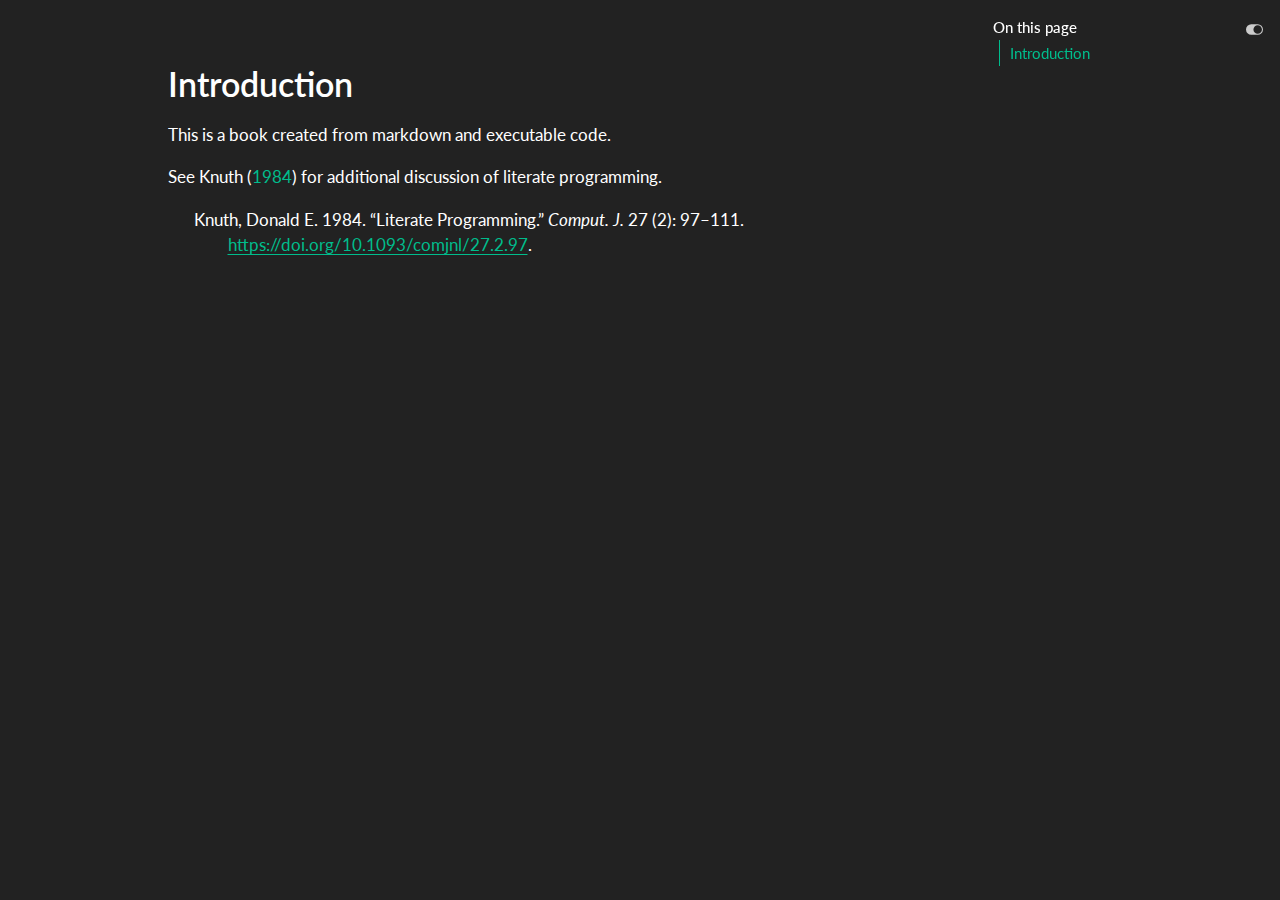
<file: _book/intro.html>
<!DOCTYPE html>
<html xmlns="http://www.w3.org/1999/xhtml" lang="en" xml:lang="en"><head>

<meta charset="utf-8">
<meta name="generator" content="quarto-1.8.24">

<meta name="viewport" content="width=device-width, initial-scale=1.0, user-scalable=yes">


<title>intro</title>
<style>
code{white-space: pre-wrap;}
span.smallcaps{font-variant: small-caps;}
div.columns{display: flex; gap: min(4vw, 1.5em);}
div.column{flex: auto; overflow-x: auto;}
div.hanging-indent{margin-left: 1.5em; text-indent: -1.5em;}
ul.task-list{list-style: none;}
ul.task-list li input[type="checkbox"] {
  width: 0.8em;
  margin: 0 0.8em 0.2em -1em; /* quarto-specific, see https://github.com/quarto-dev/quarto-cli/issues/4556 */ 
  vertical-align: middle;
}
/* CSS for citations */
div.csl-bib-body { }
div.csl-entry {
  clear: both;
  margin-bottom: 0em;
}
.hanging-indent div.csl-entry {
  margin-left:2em;
  text-indent:-2em;
}
div.csl-left-margin {
  min-width:2em;
  float:left;
}
div.csl-right-inline {
  margin-left:2em;
  padding-left:1em;
}
div.csl-indent {
  margin-left: 2em;
}</style>


<script src="site_libs/quarto-nav/quarto-nav.js"></script>
<script src="site_libs/clipboard/clipboard.min.js"></script>
<script src="site_libs/quarto-search/autocomplete.umd.js"></script>
<script src="site_libs/quarto-search/fuse.min.js"></script>
<script src="site_libs/quarto-search/quarto-search.js"></script>
<meta name="quarto:offset" content="./">
<script src="site_libs/quarto-html/quarto.js" type="module"></script>
<script src="site_libs/quarto-html/tabsets/tabsets.js" type="module"></script>
<script src="site_libs/quarto-html/axe/axe-check.js" type="module"></script>
<script src="site_libs/quarto-html/popper.min.js"></script>
<script src="site_libs/quarto-html/tippy.umd.min.js"></script>
<script src="site_libs/quarto-html/anchor.min.js"></script>
<link href="site_libs/quarto-html/tippy.css" rel="stylesheet">
<link href="site_libs/quarto-html/quarto-syntax-highlighting-dc55a5b9e770e841cd82e46aadbfb9b0.css" rel="stylesheet" class="quarto-color-scheme" id="quarto-text-highlighting-styles">
<link href="site_libs/quarto-html/quarto-syntax-highlighting-dark-b651517ce65839d647a86e2780455cfb.css" rel="stylesheet" class="quarto-color-scheme quarto-color-alternate" id="quarto-text-highlighting-styles">
<script src="site_libs/bootstrap/bootstrap.min.js"></script>
<link href="site_libs/bootstrap/bootstrap-icons.css" rel="stylesheet">
<link href="site_libs/bootstrap/bootstrap-a8976c3e89df70b272bdfba3d2fda974.min.css" rel="stylesheet" append-hash="true" class="quarto-color-scheme" id="quarto-bootstrap" data-mode="light">
<link href="site_libs/bootstrap/bootstrap-dark-81fe5dcfeb64615fe1e55f802320c342.min.css" rel="stylesheet" append-hash="true" class="quarto-color-scheme quarto-color-alternate" id="quarto-bootstrap" data-mode="dark">
<script id="quarto-search-options" type="application/json">{
  "location": "sidebar",
  "copy-button": false,
  "collapse-after": 3,
  "panel-placement": "start",
  "type": "textbox",
  "limit": 50,
  "keyboard-shortcut": [
    "f",
    "/",
    "s"
  ],
  "show-item-context": false,
  "language": {
    "search-no-results-text": "No results",
    "search-matching-documents-text": "matching documents",
    "search-copy-link-title": "Copy link to search",
    "search-hide-matches-text": "Hide additional matches",
    "search-more-match-text": "more match in this document",
    "search-more-matches-text": "more matches in this document",
    "search-clear-button-title": "Clear",
    "search-text-placeholder": "",
    "search-detached-cancel-button-title": "Cancel",
    "search-submit-button-title": "Submit",
    "search-label": "Search"
  }
}</script>


</head>

<body class="quarto-dark"><script id="quarto-html-before-body" type="application/javascript">
    const toggleBodyColorMode = (bsSheetEl) => {
      const mode = bsSheetEl.getAttribute("data-mode");
      const bodyEl = window.document.querySelector("body");
      if (mode === "dark") {
        bodyEl.classList.add("quarto-dark");
        bodyEl.classList.remove("quarto-light");
      } else {
        bodyEl.classList.add("quarto-light");
        bodyEl.classList.remove("quarto-dark");
      }
    }
    const toggleBodyColorPrimary = () => {
      const bsSheetEl = window.document.querySelector("link#quarto-bootstrap:not([rel=disabled-stylesheet])");
      if (bsSheetEl) {
        toggleBodyColorMode(bsSheetEl);
      }
    }
    const setColorSchemeToggle = (alternate) => {
      const toggles = window.document.querySelectorAll('.quarto-color-scheme-toggle');
      for (let i=0; i < toggles.length; i++) {
        const toggle = toggles[i];
        if (toggle) {
          if (alternate) {
            toggle.classList.add("alternate");
          } else {
            toggle.classList.remove("alternate");
          }
        }
      }
    };
    const toggleColorMode = (alternate) => {
      // Switch the stylesheets
      const primaryStylesheets = window.document.querySelectorAll('link.quarto-color-scheme:not(.quarto-color-alternate)');
      const alternateStylesheets = window.document.querySelectorAll('link.quarto-color-scheme.quarto-color-alternate');
      manageTransitions('#quarto-margin-sidebar .nav-link', false);
      if (alternate) {
        // note: dark is layered on light, we don't disable primary!
        enableStylesheet(alternateStylesheets);
        for (const sheetNode of alternateStylesheets) {
          if (sheetNode.id === "quarto-bootstrap") {
            toggleBodyColorMode(sheetNode);
          }
        }
      } else {
        disableStylesheet(alternateStylesheets);
        enableStylesheet(primaryStylesheets)
        toggleBodyColorPrimary();
      }
      manageTransitions('#quarto-margin-sidebar .nav-link', true);
      // Switch the toggles
      setColorSchemeToggle(alternate)
      // Hack to workaround the fact that safari doesn't
      // properly recolor the scrollbar when toggling (#1455)
      if (navigator.userAgent.indexOf('Safari') > 0 && navigator.userAgent.indexOf('Chrome') == -1) {
        manageTransitions("body", false);
        window.scrollTo(0, 1);
        setTimeout(() => {
          window.scrollTo(0, 0);
          manageTransitions("body", true);
        }, 40);
      }
    }
    const disableStylesheet = (stylesheets) => {
      for (let i=0; i < stylesheets.length; i++) {
        const stylesheet = stylesheets[i];
        stylesheet.rel = 'disabled-stylesheet';
      }
    }
    const enableStylesheet = (stylesheets) => {
      for (let i=0; i < stylesheets.length; i++) {
        const stylesheet = stylesheets[i];
        if(stylesheet.rel !== 'stylesheet') { // for Chrome, which will still FOUC without this check
          stylesheet.rel = 'stylesheet';
        }
      }
    }
    const manageTransitions = (selector, allowTransitions) => {
      const els = window.document.querySelectorAll(selector);
      for (let i=0; i < els.length; i++) {
        const el = els[i];
        if (allowTransitions) {
          el.classList.remove('notransition');
        } else {
          el.classList.add('notransition');
        }
      }
    }
    const isFileUrl = () => {
      return window.location.protocol === 'file:';
    }
    const hasAlternateSentinel = () => {
      let styleSentinel = getColorSchemeSentinel();
      if (styleSentinel !== null) {
        return styleSentinel === "alternate";
      } else {
        return false;
      }
    }
    const setStyleSentinel = (alternate) => {
      const value = alternate ? "alternate" : "default";
      if (!isFileUrl()) {
        window.localStorage.setItem("quarto-color-scheme", value);
      } else {
        localAlternateSentinel = value;
      }
    }
    const getColorSchemeSentinel = () => {
      if (!isFileUrl()) {
        const storageValue = window.localStorage.getItem("quarto-color-scheme");
        return storageValue != null ? storageValue : localAlternateSentinel;
      } else {
        return localAlternateSentinel;
      }
    }
    const toggleGiscusIfUsed = (isAlternate, darkModeDefault) => {
      const baseTheme = document.querySelector('#giscus-base-theme')?.value ?? 'light';
      const alternateTheme = document.querySelector('#giscus-alt-theme')?.value ?? 'dark';
      let newTheme = '';
      if(authorPrefersDark) {
        newTheme = isAlternate ? baseTheme : alternateTheme;
      } else {
        newTheme = isAlternate ? alternateTheme : baseTheme;
      }
      const changeGiscusTheme = () => {
        // From: https://github.com/giscus/giscus/issues/336
        const sendMessage = (message) => {
          const iframe = document.querySelector('iframe.giscus-frame');
          if (!iframe) return;
          iframe.contentWindow.postMessage({ giscus: message }, 'https://giscus.app');
        }
        sendMessage({
          setConfig: {
            theme: newTheme
          }
        });
      }
      const isGiscussLoaded = window.document.querySelector('iframe.giscus-frame') !== null;
      if (isGiscussLoaded) {
        changeGiscusTheme();
      }
    };
    const authorPrefersDark = true;
    const darkModeDefault = authorPrefersDark;
    let localAlternateSentinel = darkModeDefault ? 'alternate' : 'default';
    // Dark / light mode switch
    window.quartoToggleColorScheme = () => {
      // Read the current dark / light value
      let toAlternate = !hasAlternateSentinel();
      toggleColorMode(toAlternate);
      setStyleSentinel(toAlternate);
      toggleGiscusIfUsed(toAlternate, darkModeDefault);
      window.dispatchEvent(new Event('resize'));
    };
    // Switch to dark mode if need be
    if (hasAlternateSentinel()) {
      toggleColorMode(true);
    } else {
      toggleColorMode(false);
    }
  </script>

<div id="quarto-search-results"></div>
<!-- content -->
<div id="quarto-content" class="quarto-container page-columns page-rows-contents page-layout-article">
<!-- sidebar -->
<!-- margin-sidebar -->
    <div id="quarto-margin-sidebar" class="sidebar margin-sidebar">
        <nav id="TOC" role="doc-toc" class="toc-active">
    <h2 id="toc-title">On this page</h2>
   
  <ul>
  <li><a href="#introduction" id="toc-introduction" class="nav-link active" data-scroll-target="#introduction">Introduction</a></li>
  </ul>
</nav>
    </div>
<!-- main -->
<main class="content" id="quarto-document-content"><header id="title-block-header" class="quarto-title-block"></header>





<section id="introduction" class="level1">
<h1>Introduction</h1>
<p>This is a book created from markdown and executable code.</p>
<p>See <span class="citation" data-cites="knuth84">Knuth (<a href="#ref-knuth84" role="doc-biblioref">1984</a>)</span> for additional discussion of literate programming.</p>


<div id="refs" class="references csl-bib-body hanging-indent" data-entry-spacing="0" role="list">
<div id="ref-knuth84" class="csl-entry" role="listitem">
Knuth, Donald E. 1984. <span>“Literate Programming.”</span> <em>Comput. J.</em> 27 (2): 97–111. <a href="https://doi.org/10.1093/comjnl/27.2.97">https://doi.org/10.1093/comjnl/27.2.97</a>.
</div>
</div>
</section>

</main> <!-- /main -->
<script id="quarto-html-after-body" type="application/javascript">
  window.document.addEventListener("DOMContentLoaded", function (event) {
    // Ensure there is a toggle, if there isn't float one in the top right
    if (window.document.querySelector('.quarto-color-scheme-toggle') === null) {
      const a = window.document.createElement('a');
      a.classList.add('top-right');
      a.classList.add('quarto-color-scheme-toggle');
      a.href = "";
      a.onclick = function() { try { window.quartoToggleColorScheme(); } catch {} return false; };
      const i = window.document.createElement("i");
      i.classList.add('bi');
      a.appendChild(i);
      window.document.body.appendChild(a);
    }
    setColorSchemeToggle(hasAlternateSentinel())
    const icon = "";
    const anchorJS = new window.AnchorJS();
    anchorJS.options = {
      placement: 'right',
      icon: icon
    };
    anchorJS.add('.anchored');
    const isCodeAnnotation = (el) => {
      for (const clz of el.classList) {
        if (clz.startsWith('code-annotation-')) {                     
          return true;
        }
      }
      return false;
    }
    const onCopySuccess = function(e) {
      // button target
      const button = e.trigger;
      // don't keep focus
      button.blur();
      // flash "checked"
      button.classList.add('code-copy-button-checked');
      var currentTitle = button.getAttribute("title");
      button.setAttribute("title", "Copied!");
      let tooltip;
      if (window.bootstrap) {
        button.setAttribute("data-bs-toggle", "tooltip");
        button.setAttribute("data-bs-placement", "left");
        button.setAttribute("data-bs-title", "Copied!");
        tooltip = new bootstrap.Tooltip(button, 
          { trigger: "manual", 
            customClass: "code-copy-button-tooltip",
            offset: [0, -8]});
        tooltip.show();    
      }
      setTimeout(function() {
        if (tooltip) {
          tooltip.hide();
          button.removeAttribute("data-bs-title");
          button.removeAttribute("data-bs-toggle");
          button.removeAttribute("data-bs-placement");
        }
        button.setAttribute("title", currentTitle);
        button.classList.remove('code-copy-button-checked');
      }, 1000);
      // clear code selection
      e.clearSelection();
    }
    const getTextToCopy = function(trigger) {
      const outerScaffold = trigger.parentElement.cloneNode(true);
      const codeEl = outerScaffold.querySelector('code');
      for (const childEl of codeEl.children) {
        if (isCodeAnnotation(childEl)) {
          childEl.remove();
        }
      }
      return codeEl.innerText;
    }
    const clipboard = new window.ClipboardJS('.code-copy-button:not([data-in-quarto-modal])', {
      text: getTextToCopy
    });
    clipboard.on('success', onCopySuccess);
    if (window.document.getElementById('quarto-embedded-source-code-modal')) {
      const clipboardModal = new window.ClipboardJS('.code-copy-button[data-in-quarto-modal]', {
        text: getTextToCopy,
        container: window.document.getElementById('quarto-embedded-source-code-modal')
      });
      clipboardModal.on('success', onCopySuccess);
    }
      var localhostRegex = new RegExp(/^(?:http|https):\/\/localhost\:?[0-9]*\//);
      var mailtoRegex = new RegExp(/^mailto:/);
        var filterRegex = new RegExp('/' + window.location.host + '/');
      var isInternal = (href) => {
          return filterRegex.test(href) || localhostRegex.test(href) || mailtoRegex.test(href);
      }
      // Inspect non-navigation links and adorn them if external
     var links = window.document.querySelectorAll('a[href]:not(.nav-link):not(.navbar-brand):not(.toc-action):not(.sidebar-link):not(.sidebar-item-toggle):not(.pagination-link):not(.no-external):not([aria-hidden]):not(.dropdown-item):not(.quarto-navigation-tool):not(.about-link)');
      for (var i=0; i<links.length; i++) {
        const link = links[i];
        if (!isInternal(link.href)) {
          // undo the damage that might have been done by quarto-nav.js in the case of
          // links that we want to consider external
          if (link.dataset.originalHref !== undefined) {
            link.href = link.dataset.originalHref;
          }
        }
      }
    function tippyHover(el, contentFn, onTriggerFn, onUntriggerFn) {
      const config = {
        allowHTML: true,
        maxWidth: 500,
        delay: 100,
        arrow: false,
        appendTo: function(el) {
            return el.parentElement;
        },
        interactive: true,
        interactiveBorder: 10,
        theme: 'quarto',
        placement: 'bottom-start',
      };
      if (contentFn) {
        config.content = contentFn;
      }
      if (onTriggerFn) {
        config.onTrigger = onTriggerFn;
      }
      if (onUntriggerFn) {
        config.onUntrigger = onUntriggerFn;
      }
      window.tippy(el, config); 
    }
    const noterefs = window.document.querySelectorAll('a[role="doc-noteref"]');
    for (var i=0; i<noterefs.length; i++) {
      const ref = noterefs[i];
      tippyHover(ref, function() {
        // use id or data attribute instead here
        let href = ref.getAttribute('data-footnote-href') || ref.getAttribute('href');
        try { href = new URL(href).hash; } catch {}
        const id = href.replace(/^#\/?/, "");
        const note = window.document.getElementById(id);
        if (note) {
          return note.innerHTML;
        } else {
          return "";
        }
      });
    }
    const xrefs = window.document.querySelectorAll('a.quarto-xref');
    const processXRef = (id, note) => {
      // Strip column container classes
      const stripColumnClz = (el) => {
        el.classList.remove("page-full", "page-columns");
        if (el.children) {
          for (const child of el.children) {
            stripColumnClz(child);
          }
        }
      }
      stripColumnClz(note)
      if (id === null || id.startsWith('sec-')) {
        // Special case sections, only their first couple elements
        const container = document.createElement("div");
        if (note.children && note.children.length > 2) {
          container.appendChild(note.children[0].cloneNode(true));
          for (let i = 1; i < note.children.length; i++) {
            const child = note.children[i];
            if (child.tagName === "P" && child.innerText === "") {
              continue;
            } else {
              container.appendChild(child.cloneNode(true));
              break;
            }
          }
          if (window.Quarto?.typesetMath) {
            window.Quarto.typesetMath(container);
          }
          return container.innerHTML
        } else {
          if (window.Quarto?.typesetMath) {
            window.Quarto.typesetMath(note);
          }
          return note.innerHTML;
        }
      } else {
        // Remove any anchor links if they are present
        const anchorLink = note.querySelector('a.anchorjs-link');
        if (anchorLink) {
          anchorLink.remove();
        }
        if (window.Quarto?.typesetMath) {
          window.Quarto.typesetMath(note);
        }
        if (note.classList.contains("callout")) {
          return note.outerHTML;
        } else {
          return note.innerHTML;
        }
      }
    }
    for (var i=0; i<xrefs.length; i++) {
      const xref = xrefs[i];
      tippyHover(xref, undefined, function(instance) {
        instance.disable();
        let url = xref.getAttribute('href');
        let hash = undefined; 
        if (url.startsWith('#')) {
          hash = url;
        } else {
          try { hash = new URL(url).hash; } catch {}
        }
        if (hash) {
          const id = hash.replace(/^#\/?/, "");
          const note = window.document.getElementById(id);
          if (note !== null) {
            try {
              const html = processXRef(id, note.cloneNode(true));
              instance.setContent(html);
            } finally {
              instance.enable();
              instance.show();
            }
          } else {
            // See if we can fetch this
            fetch(url.split('#')[0])
            .then(res => res.text())
            .then(html => {
              const parser = new DOMParser();
              const htmlDoc = parser.parseFromString(html, "text/html");
              const note = htmlDoc.getElementById(id);
              if (note !== null) {
                const html = processXRef(id, note);
                instance.setContent(html);
              } 
            }).finally(() => {
              instance.enable();
              instance.show();
            });
          }
        } else {
          // See if we can fetch a full url (with no hash to target)
          // This is a special case and we should probably do some content thinning / targeting
          fetch(url)
          .then(res => res.text())
          .then(html => {
            const parser = new DOMParser();
            const htmlDoc = parser.parseFromString(html, "text/html");
            const note = htmlDoc.querySelector('main.content');
            if (note !== null) {
              // This should only happen for chapter cross references
              // (since there is no id in the URL)
              // remove the first header
              if (note.children.length > 0 && note.children[0].tagName === "HEADER") {
                note.children[0].remove();
              }
              const html = processXRef(null, note);
              instance.setContent(html);
            } 
          }).finally(() => {
            instance.enable();
            instance.show();
          });
        }
      }, function(instance) {
      });
    }
        let selectedAnnoteEl;
        const selectorForAnnotation = ( cell, annotation) => {
          let cellAttr = 'data-code-cell="' + cell + '"';
          let lineAttr = 'data-code-annotation="' +  annotation + '"';
          const selector = 'span[' + cellAttr + '][' + lineAttr + ']';
          return selector;
        }
        const selectCodeLines = (annoteEl) => {
          const doc = window.document;
          const targetCell = annoteEl.getAttribute("data-target-cell");
          const targetAnnotation = annoteEl.getAttribute("data-target-annotation");
          const annoteSpan = window.document.querySelector(selectorForAnnotation(targetCell, targetAnnotation));
          const lines = annoteSpan.getAttribute("data-code-lines").split(",");
          const lineIds = lines.map((line) => {
            return targetCell + "-" + line;
          })
          let top = null;
          let height = null;
          let parent = null;
          if (lineIds.length > 0) {
              //compute the position of the single el (top and bottom and make a div)
              const el = window.document.getElementById(lineIds[0]);
              top = el.offsetTop;
              height = el.offsetHeight;
              parent = el.parentElement.parentElement;
            if (lineIds.length > 1) {
              const lastEl = window.document.getElementById(lineIds[lineIds.length - 1]);
              const bottom = lastEl.offsetTop + lastEl.offsetHeight;
              height = bottom - top;
            }
            if (top !== null && height !== null && parent !== null) {
              // cook up a div (if necessary) and position it 
              let div = window.document.getElementById("code-annotation-line-highlight");
              if (div === null) {
                div = window.document.createElement("div");
                div.setAttribute("id", "code-annotation-line-highlight");
                div.style.position = 'absolute';
                parent.appendChild(div);
              }
              div.style.top = top - 2 + "px";
              div.style.height = height + 4 + "px";
              div.style.left = 0;
              let gutterDiv = window.document.getElementById("code-annotation-line-highlight-gutter");
              if (gutterDiv === null) {
                gutterDiv = window.document.createElement("div");
                gutterDiv.setAttribute("id", "code-annotation-line-highlight-gutter");
                gutterDiv.style.position = 'absolute';
                const codeCell = window.document.getElementById(targetCell);
                const gutter = codeCell.querySelector('.code-annotation-gutter');
                gutter.appendChild(gutterDiv);
              }
              gutterDiv.style.top = top - 2 + "px";
              gutterDiv.style.height = height + 4 + "px";
            }
            selectedAnnoteEl = annoteEl;
          }
        };
        const unselectCodeLines = () => {
          const elementsIds = ["code-annotation-line-highlight", "code-annotation-line-highlight-gutter"];
          elementsIds.forEach((elId) => {
            const div = window.document.getElementById(elId);
            if (div) {
              div.remove();
            }
          });
          selectedAnnoteEl = undefined;
        };
          // Handle positioning of the toggle
      window.addEventListener(
        "resize",
        throttle(() => {
          elRect = undefined;
          if (selectedAnnoteEl) {
            selectCodeLines(selectedAnnoteEl);
          }
        }, 10)
      );
      function throttle(fn, ms) {
      let throttle = false;
      let timer;
        return (...args) => {
          if(!throttle) { // first call gets through
              fn.apply(this, args);
              throttle = true;
          } else { // all the others get throttled
              if(timer) clearTimeout(timer); // cancel #2
              timer = setTimeout(() => {
                fn.apply(this, args);
                timer = throttle = false;
              }, ms);
          }
        };
      }
        // Attach click handler to the DT
        const annoteDls = window.document.querySelectorAll('dt[data-target-cell]');
        for (const annoteDlNode of annoteDls) {
          annoteDlNode.addEventListener('click', (event) => {
            const clickedEl = event.target;
            if (clickedEl !== selectedAnnoteEl) {
              unselectCodeLines();
              const activeEl = window.document.querySelector('dt[data-target-cell].code-annotation-active');
              if (activeEl) {
                activeEl.classList.remove('code-annotation-active');
              }
              selectCodeLines(clickedEl);
              clickedEl.classList.add('code-annotation-active');
            } else {
              // Unselect the line
              unselectCodeLines();
              clickedEl.classList.remove('code-annotation-active');
            }
          });
        }
    const findCites = (el) => {
      const parentEl = el.parentElement;
      if (parentEl) {
        const cites = parentEl.dataset.cites;
        if (cites) {
          return {
            el,
            cites: cites.split(' ')
          };
        } else {
          return findCites(el.parentElement)
        }
      } else {
        return undefined;
      }
    };
    var bibliorefs = window.document.querySelectorAll('a[role="doc-biblioref"]');
    for (var i=0; i<bibliorefs.length; i++) {
      const ref = bibliorefs[i];
      const citeInfo = findCites(ref);
      if (citeInfo) {
        tippyHover(citeInfo.el, function() {
          var popup = window.document.createElement('div');
          citeInfo.cites.forEach(function(cite) {
            var citeDiv = window.document.createElement('div');
            citeDiv.classList.add('hanging-indent');
            citeDiv.classList.add('csl-entry');
            var biblioDiv = window.document.getElementById('ref-' + cite);
            if (biblioDiv) {
              citeDiv.innerHTML = biblioDiv.innerHTML;
            }
            popup.appendChild(citeDiv);
          });
          return popup.innerHTML;
        });
      }
    }
  });
  </script>
</div> <!-- /content -->




</body></html>
</file>
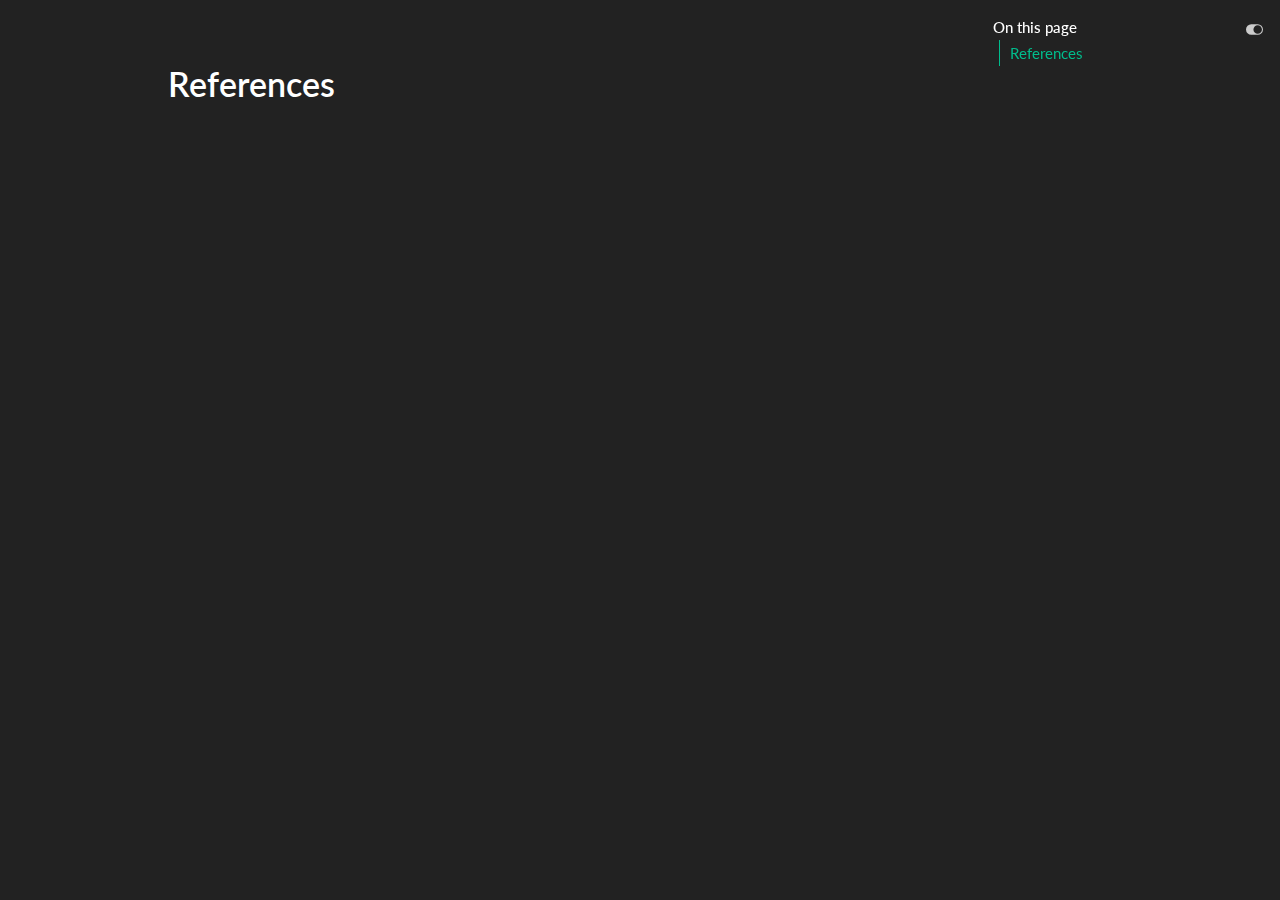
<file: _book/references.html>
<!DOCTYPE html>
<html xmlns="http://www.w3.org/1999/xhtml" lang="en" xml:lang="en"><head>

<meta charset="utf-8">
<meta name="generator" content="quarto-1.8.24">

<meta name="viewport" content="width=device-width, initial-scale=1.0, user-scalable=yes">


<title>references</title>
<style>
code{white-space: pre-wrap;}
span.smallcaps{font-variant: small-caps;}
div.columns{display: flex; gap: min(4vw, 1.5em);}
div.column{flex: auto; overflow-x: auto;}
div.hanging-indent{margin-left: 1.5em; text-indent: -1.5em;}
ul.task-list{list-style: none;}
ul.task-list li input[type="checkbox"] {
  width: 0.8em;
  margin: 0 0.8em 0.2em -1em; /* quarto-specific, see https://github.com/quarto-dev/quarto-cli/issues/4556 */ 
  vertical-align: middle;
}
/* CSS for citations */
div.csl-bib-body { }
div.csl-entry {
  clear: both;
}
.hanging-indent div.csl-entry {
  margin-left:2em;
  text-indent:-2em;
}
div.csl-left-margin {
  min-width:2em;
  float:left;
}
div.csl-right-inline {
  margin-left:2em;
  padding-left:1em;
}
div.csl-indent {
  margin-left: 2em;
}</style>


<script src="site_libs/quarto-nav/quarto-nav.js"></script>
<script src="site_libs/clipboard/clipboard.min.js"></script>
<script src="site_libs/quarto-search/autocomplete.umd.js"></script>
<script src="site_libs/quarto-search/fuse.min.js"></script>
<script src="site_libs/quarto-search/quarto-search.js"></script>
<meta name="quarto:offset" content="./">
<script src="site_libs/quarto-html/quarto.js" type="module"></script>
<script src="site_libs/quarto-html/tabsets/tabsets.js" type="module"></script>
<script src="site_libs/quarto-html/axe/axe-check.js" type="module"></script>
<script src="site_libs/quarto-html/popper.min.js"></script>
<script src="site_libs/quarto-html/tippy.umd.min.js"></script>
<script src="site_libs/quarto-html/anchor.min.js"></script>
<link href="site_libs/quarto-html/tippy.css" rel="stylesheet">
<link href="site_libs/quarto-html/quarto-syntax-highlighting-dc55a5b9e770e841cd82e46aadbfb9b0.css" rel="stylesheet" class="quarto-color-scheme" id="quarto-text-highlighting-styles">
<link href="site_libs/quarto-html/quarto-syntax-highlighting-dark-b651517ce65839d647a86e2780455cfb.css" rel="stylesheet" class="quarto-color-scheme quarto-color-alternate" id="quarto-text-highlighting-styles">
<script src="site_libs/bootstrap/bootstrap.min.js"></script>
<link href="site_libs/bootstrap/bootstrap-icons.css" rel="stylesheet">
<link href="site_libs/bootstrap/bootstrap-a8976c3e89df70b272bdfba3d2fda974.min.css" rel="stylesheet" append-hash="true" class="quarto-color-scheme" id="quarto-bootstrap" data-mode="light">
<link href="site_libs/bootstrap/bootstrap-dark-81fe5dcfeb64615fe1e55f802320c342.min.css" rel="stylesheet" append-hash="true" class="quarto-color-scheme quarto-color-alternate" id="quarto-bootstrap" data-mode="dark">
<script id="quarto-search-options" type="application/json">{
  "location": "sidebar",
  "copy-button": false,
  "collapse-after": 3,
  "panel-placement": "start",
  "type": "textbox",
  "limit": 50,
  "keyboard-shortcut": [
    "f",
    "/",
    "s"
  ],
  "show-item-context": false,
  "language": {
    "search-no-results-text": "No results",
    "search-matching-documents-text": "matching documents",
    "search-copy-link-title": "Copy link to search",
    "search-hide-matches-text": "Hide additional matches",
    "search-more-match-text": "more match in this document",
    "search-more-matches-text": "more matches in this document",
    "search-clear-button-title": "Clear",
    "search-text-placeholder": "",
    "search-detached-cancel-button-title": "Cancel",
    "search-submit-button-title": "Submit",
    "search-label": "Search"
  }
}</script>


</head>

<body class="quarto-dark"><script id="quarto-html-before-body" type="application/javascript">
    const toggleBodyColorMode = (bsSheetEl) => {
      const mode = bsSheetEl.getAttribute("data-mode");
      const bodyEl = window.document.querySelector("body");
      if (mode === "dark") {
        bodyEl.classList.add("quarto-dark");
        bodyEl.classList.remove("quarto-light");
      } else {
        bodyEl.classList.add("quarto-light");
        bodyEl.classList.remove("quarto-dark");
      }
    }
    const toggleBodyColorPrimary = () => {
      const bsSheetEl = window.document.querySelector("link#quarto-bootstrap:not([rel=disabled-stylesheet])");
      if (bsSheetEl) {
        toggleBodyColorMode(bsSheetEl);
      }
    }
    const setColorSchemeToggle = (alternate) => {
      const toggles = window.document.querySelectorAll('.quarto-color-scheme-toggle');
      for (let i=0; i < toggles.length; i++) {
        const toggle = toggles[i];
        if (toggle) {
          if (alternate) {
            toggle.classList.add("alternate");
          } else {
            toggle.classList.remove("alternate");
          }
        }
      }
    };
    const toggleColorMode = (alternate) => {
      // Switch the stylesheets
      const primaryStylesheets = window.document.querySelectorAll('link.quarto-color-scheme:not(.quarto-color-alternate)');
      const alternateStylesheets = window.document.querySelectorAll('link.quarto-color-scheme.quarto-color-alternate');
      manageTransitions('#quarto-margin-sidebar .nav-link', false);
      if (alternate) {
        // note: dark is layered on light, we don't disable primary!
        enableStylesheet(alternateStylesheets);
        for (const sheetNode of alternateStylesheets) {
          if (sheetNode.id === "quarto-bootstrap") {
            toggleBodyColorMode(sheetNode);
          }
        }
      } else {
        disableStylesheet(alternateStylesheets);
        enableStylesheet(primaryStylesheets)
        toggleBodyColorPrimary();
      }
      manageTransitions('#quarto-margin-sidebar .nav-link', true);
      // Switch the toggles
      setColorSchemeToggle(alternate)
      // Hack to workaround the fact that safari doesn't
      // properly recolor the scrollbar when toggling (#1455)
      if (navigator.userAgent.indexOf('Safari') > 0 && navigator.userAgent.indexOf('Chrome') == -1) {
        manageTransitions("body", false);
        window.scrollTo(0, 1);
        setTimeout(() => {
          window.scrollTo(0, 0);
          manageTransitions("body", true);
        }, 40);
      }
    }
    const disableStylesheet = (stylesheets) => {
      for (let i=0; i < stylesheets.length; i++) {
        const stylesheet = stylesheets[i];
        stylesheet.rel = 'disabled-stylesheet';
      }
    }
    const enableStylesheet = (stylesheets) => {
      for (let i=0; i < stylesheets.length; i++) {
        const stylesheet = stylesheets[i];
        if(stylesheet.rel !== 'stylesheet') { // for Chrome, which will still FOUC without this check
          stylesheet.rel = 'stylesheet';
        }
      }
    }
    const manageTransitions = (selector, allowTransitions) => {
      const els = window.document.querySelectorAll(selector);
      for (let i=0; i < els.length; i++) {
        const el = els[i];
        if (allowTransitions) {
          el.classList.remove('notransition');
        } else {
          el.classList.add('notransition');
        }
      }
    }
    const isFileUrl = () => {
      return window.location.protocol === 'file:';
    }
    const hasAlternateSentinel = () => {
      let styleSentinel = getColorSchemeSentinel();
      if (styleSentinel !== null) {
        return styleSentinel === "alternate";
      } else {
        return false;
      }
    }
    const setStyleSentinel = (alternate) => {
      const value = alternate ? "alternate" : "default";
      if (!isFileUrl()) {
        window.localStorage.setItem("quarto-color-scheme", value);
      } else {
        localAlternateSentinel = value;
      }
    }
    const getColorSchemeSentinel = () => {
      if (!isFileUrl()) {
        const storageValue = window.localStorage.getItem("quarto-color-scheme");
        return storageValue != null ? storageValue : localAlternateSentinel;
      } else {
        return localAlternateSentinel;
      }
    }
    const toggleGiscusIfUsed = (isAlternate, darkModeDefault) => {
      const baseTheme = document.querySelector('#giscus-base-theme')?.value ?? 'light';
      const alternateTheme = document.querySelector('#giscus-alt-theme')?.value ?? 'dark';
      let newTheme = '';
      if(authorPrefersDark) {
        newTheme = isAlternate ? baseTheme : alternateTheme;
      } else {
        newTheme = isAlternate ? alternateTheme : baseTheme;
      }
      const changeGiscusTheme = () => {
        // From: https://github.com/giscus/giscus/issues/336
        const sendMessage = (message) => {
          const iframe = document.querySelector('iframe.giscus-frame');
          if (!iframe) return;
          iframe.contentWindow.postMessage({ giscus: message }, 'https://giscus.app');
        }
        sendMessage({
          setConfig: {
            theme: newTheme
          }
        });
      }
      const isGiscussLoaded = window.document.querySelector('iframe.giscus-frame') !== null;
      if (isGiscussLoaded) {
        changeGiscusTheme();
      }
    };
    const authorPrefersDark = true;
    const darkModeDefault = authorPrefersDark;
    let localAlternateSentinel = darkModeDefault ? 'alternate' : 'default';
    // Dark / light mode switch
    window.quartoToggleColorScheme = () => {
      // Read the current dark / light value
      let toAlternate = !hasAlternateSentinel();
      toggleColorMode(toAlternate);
      setStyleSentinel(toAlternate);
      toggleGiscusIfUsed(toAlternate, darkModeDefault);
      window.dispatchEvent(new Event('resize'));
    };
    // Switch to dark mode if need be
    if (hasAlternateSentinel()) {
      toggleColorMode(true);
    } else {
      toggleColorMode(false);
    }
  </script>

<div id="quarto-search-results"></div>
<!-- content -->
<div id="quarto-content" class="quarto-container page-columns page-rows-contents page-layout-article">
<!-- sidebar -->
<!-- margin-sidebar -->
    <div id="quarto-margin-sidebar" class="sidebar margin-sidebar">
        <nav id="TOC" role="doc-toc" class="toc-active">
    <h2 id="toc-title">On this page</h2>
   
  <ul>
  <li><a href="#references" id="toc-references" class="nav-link active" data-scroll-target="#references">References</a></li>
  </ul>
</nav>
    </div>
<!-- main -->
<main class="content" id="quarto-document-content"><header id="title-block-header" class="quarto-title-block"></header>





<section id="references" class="level1 unnumbered">
<h1 class="unnumbered">References</h1>
<div id="refs" role="list">

</div>


</section>

</main> <!-- /main -->
<script id="quarto-html-after-body" type="application/javascript">
  window.document.addEventListener("DOMContentLoaded", function (event) {
    // Ensure there is a toggle, if there isn't float one in the top right
    if (window.document.querySelector('.quarto-color-scheme-toggle') === null) {
      const a = window.document.createElement('a');
      a.classList.add('top-right');
      a.classList.add('quarto-color-scheme-toggle');
      a.href = "";
      a.onclick = function() { try { window.quartoToggleColorScheme(); } catch {} return false; };
      const i = window.document.createElement("i");
      i.classList.add('bi');
      a.appendChild(i);
      window.document.body.appendChild(a);
    }
    setColorSchemeToggle(hasAlternateSentinel())
    const icon = "";
    const anchorJS = new window.AnchorJS();
    anchorJS.options = {
      placement: 'right',
      icon: icon
    };
    anchorJS.add('.anchored');
    const isCodeAnnotation = (el) => {
      for (const clz of el.classList) {
        if (clz.startsWith('code-annotation-')) {                     
          return true;
        }
      }
      return false;
    }
    const onCopySuccess = function(e) {
      // button target
      const button = e.trigger;
      // don't keep focus
      button.blur();
      // flash "checked"
      button.classList.add('code-copy-button-checked');
      var currentTitle = button.getAttribute("title");
      button.setAttribute("title", "Copied!");
      let tooltip;
      if (window.bootstrap) {
        button.setAttribute("data-bs-toggle", "tooltip");
        button.setAttribute("data-bs-placement", "left");
        button.setAttribute("data-bs-title", "Copied!");
        tooltip = new bootstrap.Tooltip(button, 
          { trigger: "manual", 
            customClass: "code-copy-button-tooltip",
            offset: [0, -8]});
        tooltip.show();    
      }
      setTimeout(function() {
        if (tooltip) {
          tooltip.hide();
          button.removeAttribute("data-bs-title");
          button.removeAttribute("data-bs-toggle");
          button.removeAttribute("data-bs-placement");
        }
        button.setAttribute("title", currentTitle);
        button.classList.remove('code-copy-button-checked');
      }, 1000);
      // clear code selection
      e.clearSelection();
    }
    const getTextToCopy = function(trigger) {
      const outerScaffold = trigger.parentElement.cloneNode(true);
      const codeEl = outerScaffold.querySelector('code');
      for (const childEl of codeEl.children) {
        if (isCodeAnnotation(childEl)) {
          childEl.remove();
        }
      }
      return codeEl.innerText;
    }
    const clipboard = new window.ClipboardJS('.code-copy-button:not([data-in-quarto-modal])', {
      text: getTextToCopy
    });
    clipboard.on('success', onCopySuccess);
    if (window.document.getElementById('quarto-embedded-source-code-modal')) {
      const clipboardModal = new window.ClipboardJS('.code-copy-button[data-in-quarto-modal]', {
        text: getTextToCopy,
        container: window.document.getElementById('quarto-embedded-source-code-modal')
      });
      clipboardModal.on('success', onCopySuccess);
    }
      var localhostRegex = new RegExp(/^(?:http|https):\/\/localhost\:?[0-9]*\//);
      var mailtoRegex = new RegExp(/^mailto:/);
        var filterRegex = new RegExp('/' + window.location.host + '/');
      var isInternal = (href) => {
          return filterRegex.test(href) || localhostRegex.test(href) || mailtoRegex.test(href);
      }
      // Inspect non-navigation links and adorn them if external
     var links = window.document.querySelectorAll('a[href]:not(.nav-link):not(.navbar-brand):not(.toc-action):not(.sidebar-link):not(.sidebar-item-toggle):not(.pagination-link):not(.no-external):not([aria-hidden]):not(.dropdown-item):not(.quarto-navigation-tool):not(.about-link)');
      for (var i=0; i<links.length; i++) {
        const link = links[i];
        if (!isInternal(link.href)) {
          // undo the damage that might have been done by quarto-nav.js in the case of
          // links that we want to consider external
          if (link.dataset.originalHref !== undefined) {
            link.href = link.dataset.originalHref;
          }
        }
      }
    function tippyHover(el, contentFn, onTriggerFn, onUntriggerFn) {
      const config = {
        allowHTML: true,
        maxWidth: 500,
        delay: 100,
        arrow: false,
        appendTo: function(el) {
            return el.parentElement;
        },
        interactive: true,
        interactiveBorder: 10,
        theme: 'quarto',
        placement: 'bottom-start',
      };
      if (contentFn) {
        config.content = contentFn;
      }
      if (onTriggerFn) {
        config.onTrigger = onTriggerFn;
      }
      if (onUntriggerFn) {
        config.onUntrigger = onUntriggerFn;
      }
      window.tippy(el, config); 
    }
    const noterefs = window.document.querySelectorAll('a[role="doc-noteref"]');
    for (var i=0; i<noterefs.length; i++) {
      const ref = noterefs[i];
      tippyHover(ref, function() {
        // use id or data attribute instead here
        let href = ref.getAttribute('data-footnote-href') || ref.getAttribute('href');
        try { href = new URL(href).hash; } catch {}
        const id = href.replace(/^#\/?/, "");
        const note = window.document.getElementById(id);
        if (note) {
          return note.innerHTML;
        } else {
          return "";
        }
      });
    }
    const xrefs = window.document.querySelectorAll('a.quarto-xref');
    const processXRef = (id, note) => {
      // Strip column container classes
      const stripColumnClz = (el) => {
        el.classList.remove("page-full", "page-columns");
        if (el.children) {
          for (const child of el.children) {
            stripColumnClz(child);
          }
        }
      }
      stripColumnClz(note)
      if (id === null || id.startsWith('sec-')) {
        // Special case sections, only their first couple elements
        const container = document.createElement("div");
        if (note.children && note.children.length > 2) {
          container.appendChild(note.children[0].cloneNode(true));
          for (let i = 1; i < note.children.length; i++) {
            const child = note.children[i];
            if (child.tagName === "P" && child.innerText === "") {
              continue;
            } else {
              container.appendChild(child.cloneNode(true));
              break;
            }
          }
          if (window.Quarto?.typesetMath) {
            window.Quarto.typesetMath(container);
          }
          return container.innerHTML
        } else {
          if (window.Quarto?.typesetMath) {
            window.Quarto.typesetMath(note);
          }
          return note.innerHTML;
        }
      } else {
        // Remove any anchor links if they are present
        const anchorLink = note.querySelector('a.anchorjs-link');
        if (anchorLink) {
          anchorLink.remove();
        }
        if (window.Quarto?.typesetMath) {
          window.Quarto.typesetMath(note);
        }
        if (note.classList.contains("callout")) {
          return note.outerHTML;
        } else {
          return note.innerHTML;
        }
      }
    }
    for (var i=0; i<xrefs.length; i++) {
      const xref = xrefs[i];
      tippyHover(xref, undefined, function(instance) {
        instance.disable();
        let url = xref.getAttribute('href');
        let hash = undefined; 
        if (url.startsWith('#')) {
          hash = url;
        } else {
          try { hash = new URL(url).hash; } catch {}
        }
        if (hash) {
          const id = hash.replace(/^#\/?/, "");
          const note = window.document.getElementById(id);
          if (note !== null) {
            try {
              const html = processXRef(id, note.cloneNode(true));
              instance.setContent(html);
            } finally {
              instance.enable();
              instance.show();
            }
          } else {
            // See if we can fetch this
            fetch(url.split('#')[0])
            .then(res => res.text())
            .then(html => {
              const parser = new DOMParser();
              const htmlDoc = parser.parseFromString(html, "text/html");
              const note = htmlDoc.getElementById(id);
              if (note !== null) {
                const html = processXRef(id, note);
                instance.setContent(html);
              } 
            }).finally(() => {
              instance.enable();
              instance.show();
            });
          }
        } else {
          // See if we can fetch a full url (with no hash to target)
          // This is a special case and we should probably do some content thinning / targeting
          fetch(url)
          .then(res => res.text())
          .then(html => {
            const parser = new DOMParser();
            const htmlDoc = parser.parseFromString(html, "text/html");
            const note = htmlDoc.querySelector('main.content');
            if (note !== null) {
              // This should only happen for chapter cross references
              // (since there is no id in the URL)
              // remove the first header
              if (note.children.length > 0 && note.children[0].tagName === "HEADER") {
                note.children[0].remove();
              }
              const html = processXRef(null, note);
              instance.setContent(html);
            } 
          }).finally(() => {
            instance.enable();
            instance.show();
          });
        }
      }, function(instance) {
      });
    }
        let selectedAnnoteEl;
        const selectorForAnnotation = ( cell, annotation) => {
          let cellAttr = 'data-code-cell="' + cell + '"';
          let lineAttr = 'data-code-annotation="' +  annotation + '"';
          const selector = 'span[' + cellAttr + '][' + lineAttr + ']';
          return selector;
        }
        const selectCodeLines = (annoteEl) => {
          const doc = window.document;
          const targetCell = annoteEl.getAttribute("data-target-cell");
          const targetAnnotation = annoteEl.getAttribute("data-target-annotation");
          const annoteSpan = window.document.querySelector(selectorForAnnotation(targetCell, targetAnnotation));
          const lines = annoteSpan.getAttribute("data-code-lines").split(",");
          const lineIds = lines.map((line) => {
            return targetCell + "-" + line;
          })
          let top = null;
          let height = null;
          let parent = null;
          if (lineIds.length > 0) {
              //compute the position of the single el (top and bottom and make a div)
              const el = window.document.getElementById(lineIds[0]);
              top = el.offsetTop;
              height = el.offsetHeight;
              parent = el.parentElement.parentElement;
            if (lineIds.length > 1) {
              const lastEl = window.document.getElementById(lineIds[lineIds.length - 1]);
              const bottom = lastEl.offsetTop + lastEl.offsetHeight;
              height = bottom - top;
            }
            if (top !== null && height !== null && parent !== null) {
              // cook up a div (if necessary) and position it 
              let div = window.document.getElementById("code-annotation-line-highlight");
              if (div === null) {
                div = window.document.createElement("div");
                div.setAttribute("id", "code-annotation-line-highlight");
                div.style.position = 'absolute';
                parent.appendChild(div);
              }
              div.style.top = top - 2 + "px";
              div.style.height = height + 4 + "px";
              div.style.left = 0;
              let gutterDiv = window.document.getElementById("code-annotation-line-highlight-gutter");
              if (gutterDiv === null) {
                gutterDiv = window.document.createElement("div");
                gutterDiv.setAttribute("id", "code-annotation-line-highlight-gutter");
                gutterDiv.style.position = 'absolute';
                const codeCell = window.document.getElementById(targetCell);
                const gutter = codeCell.querySelector('.code-annotation-gutter');
                gutter.appendChild(gutterDiv);
              }
              gutterDiv.style.top = top - 2 + "px";
              gutterDiv.style.height = height + 4 + "px";
            }
            selectedAnnoteEl = annoteEl;
          }
        };
        const unselectCodeLines = () => {
          const elementsIds = ["code-annotation-line-highlight", "code-annotation-line-highlight-gutter"];
          elementsIds.forEach((elId) => {
            const div = window.document.getElementById(elId);
            if (div) {
              div.remove();
            }
          });
          selectedAnnoteEl = undefined;
        };
          // Handle positioning of the toggle
      window.addEventListener(
        "resize",
        throttle(() => {
          elRect = undefined;
          if (selectedAnnoteEl) {
            selectCodeLines(selectedAnnoteEl);
          }
        }, 10)
      );
      function throttle(fn, ms) {
      let throttle = false;
      let timer;
        return (...args) => {
          if(!throttle) { // first call gets through
              fn.apply(this, args);
              throttle = true;
          } else { // all the others get throttled
              if(timer) clearTimeout(timer); // cancel #2
              timer = setTimeout(() => {
                fn.apply(this, args);
                timer = throttle = false;
              }, ms);
          }
        };
      }
        // Attach click handler to the DT
        const annoteDls = window.document.querySelectorAll('dt[data-target-cell]');
        for (const annoteDlNode of annoteDls) {
          annoteDlNode.addEventListener('click', (event) => {
            const clickedEl = event.target;
            if (clickedEl !== selectedAnnoteEl) {
              unselectCodeLines();
              const activeEl = window.document.querySelector('dt[data-target-cell].code-annotation-active');
              if (activeEl) {
                activeEl.classList.remove('code-annotation-active');
              }
              selectCodeLines(clickedEl);
              clickedEl.classList.add('code-annotation-active');
            } else {
              // Unselect the line
              unselectCodeLines();
              clickedEl.classList.remove('code-annotation-active');
            }
          });
        }
    const findCites = (el) => {
      const parentEl = el.parentElement;
      if (parentEl) {
        const cites = parentEl.dataset.cites;
        if (cites) {
          return {
            el,
            cites: cites.split(' ')
          };
        } else {
          return findCites(el.parentElement)
        }
      } else {
        return undefined;
      }
    };
    var bibliorefs = window.document.querySelectorAll('a[role="doc-biblioref"]');
    for (var i=0; i<bibliorefs.length; i++) {
      const ref = bibliorefs[i];
      const citeInfo = findCites(ref);
      if (citeInfo) {
        tippyHover(citeInfo.el, function() {
          var popup = window.document.createElement('div');
          citeInfo.cites.forEach(function(cite) {
            var citeDiv = window.document.createElement('div');
            citeDiv.classList.add('hanging-indent');
            citeDiv.classList.add('csl-entry');
            var biblioDiv = window.document.getElementById('ref-' + cite);
            if (biblioDiv) {
              citeDiv.innerHTML = biblioDiv.innerHTML;
            }
            popup.appendChild(citeDiv);
          });
          return popup.innerHTML;
        });
      }
    }
  });
  </script>
</div> <!-- /content -->




</body></html>
</file>
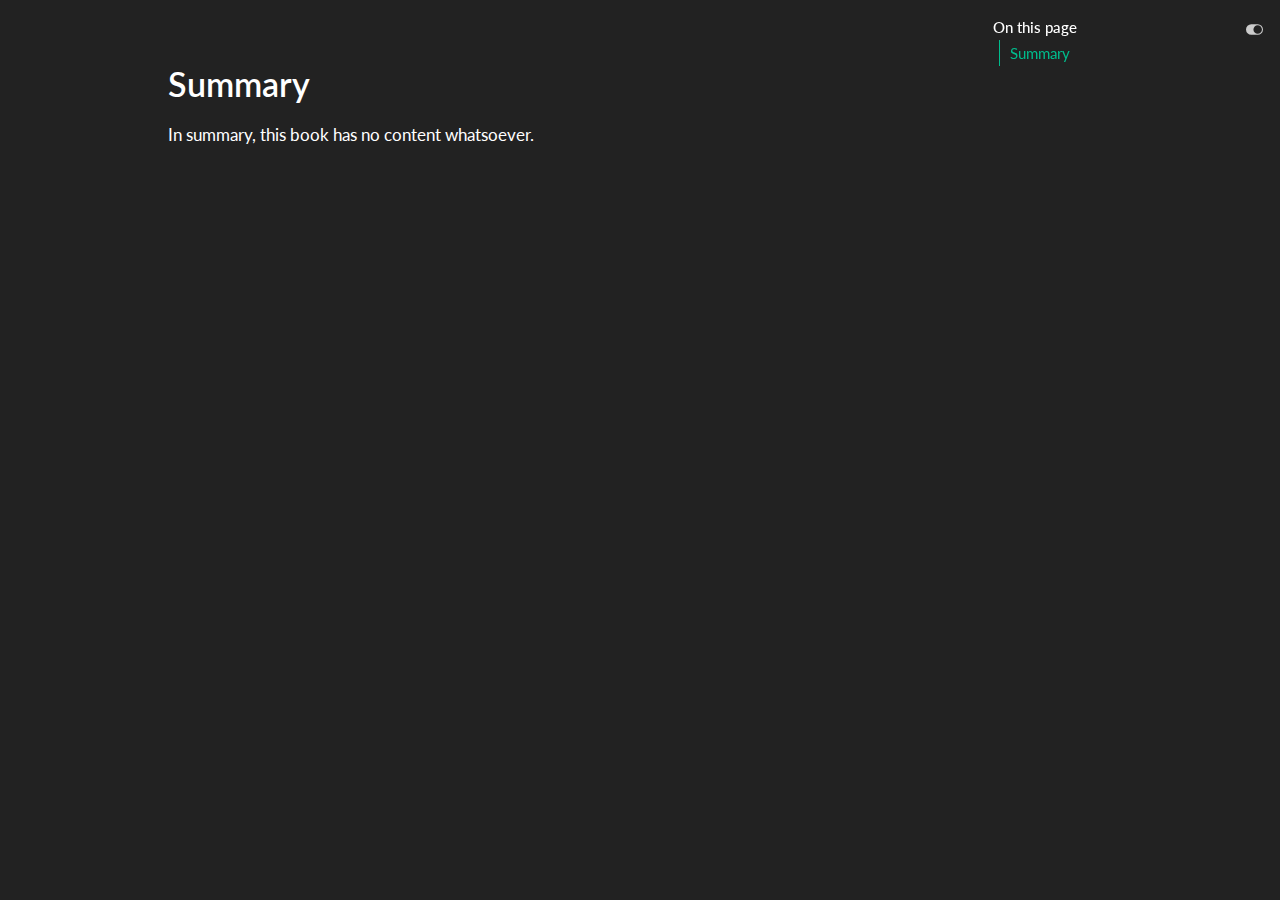
<file: _book/summary.html>
<!DOCTYPE html>
<html xmlns="http://www.w3.org/1999/xhtml" lang="en" xml:lang="en"><head>

<meta charset="utf-8">
<meta name="generator" content="quarto-1.8.24">

<meta name="viewport" content="width=device-width, initial-scale=1.0, user-scalable=yes">


<title>summary</title>
<style>
code{white-space: pre-wrap;}
span.smallcaps{font-variant: small-caps;}
div.columns{display: flex; gap: min(4vw, 1.5em);}
div.column{flex: auto; overflow-x: auto;}
div.hanging-indent{margin-left: 1.5em; text-indent: -1.5em;}
ul.task-list{list-style: none;}
ul.task-list li input[type="checkbox"] {
  width: 0.8em;
  margin: 0 0.8em 0.2em -1em; /* quarto-specific, see https://github.com/quarto-dev/quarto-cli/issues/4556 */ 
  vertical-align: middle;
}
</style>


<script src="site_libs/quarto-nav/quarto-nav.js"></script>
<script src="site_libs/clipboard/clipboard.min.js"></script>
<script src="site_libs/quarto-search/autocomplete.umd.js"></script>
<script src="site_libs/quarto-search/fuse.min.js"></script>
<script src="site_libs/quarto-search/quarto-search.js"></script>
<meta name="quarto:offset" content="./">
<script src="site_libs/quarto-html/quarto.js" type="module"></script>
<script src="site_libs/quarto-html/tabsets/tabsets.js" type="module"></script>
<script src="site_libs/quarto-html/axe/axe-check.js" type="module"></script>
<script src="site_libs/quarto-html/popper.min.js"></script>
<script src="site_libs/quarto-html/tippy.umd.min.js"></script>
<script src="site_libs/quarto-html/anchor.min.js"></script>
<link href="site_libs/quarto-html/tippy.css" rel="stylesheet">
<link href="site_libs/quarto-html/quarto-syntax-highlighting-dc55a5b9e770e841cd82e46aadbfb9b0.css" rel="stylesheet" class="quarto-color-scheme" id="quarto-text-highlighting-styles">
<link href="site_libs/quarto-html/quarto-syntax-highlighting-dark-b651517ce65839d647a86e2780455cfb.css" rel="stylesheet" class="quarto-color-scheme quarto-color-alternate" id="quarto-text-highlighting-styles">
<script src="site_libs/bootstrap/bootstrap.min.js"></script>
<link href="site_libs/bootstrap/bootstrap-icons.css" rel="stylesheet">
<link href="site_libs/bootstrap/bootstrap-a8976c3e89df70b272bdfba3d2fda974.min.css" rel="stylesheet" append-hash="true" class="quarto-color-scheme" id="quarto-bootstrap" data-mode="light">
<link href="site_libs/bootstrap/bootstrap-dark-81fe5dcfeb64615fe1e55f802320c342.min.css" rel="stylesheet" append-hash="true" class="quarto-color-scheme quarto-color-alternate" id="quarto-bootstrap" data-mode="dark">
<script id="quarto-search-options" type="application/json">{
  "location": "sidebar",
  "copy-button": false,
  "collapse-after": 3,
  "panel-placement": "start",
  "type": "textbox",
  "limit": 50,
  "keyboard-shortcut": [
    "f",
    "/",
    "s"
  ],
  "show-item-context": false,
  "language": {
    "search-no-results-text": "No results",
    "search-matching-documents-text": "matching documents",
    "search-copy-link-title": "Copy link to search",
    "search-hide-matches-text": "Hide additional matches",
    "search-more-match-text": "more match in this document",
    "search-more-matches-text": "more matches in this document",
    "search-clear-button-title": "Clear",
    "search-text-placeholder": "",
    "search-detached-cancel-button-title": "Cancel",
    "search-submit-button-title": "Submit",
    "search-label": "Search"
  }
}</script>


</head>

<body class="quarto-dark"><script id="quarto-html-before-body" type="application/javascript">
    const toggleBodyColorMode = (bsSheetEl) => {
      const mode = bsSheetEl.getAttribute("data-mode");
      const bodyEl = window.document.querySelector("body");
      if (mode === "dark") {
        bodyEl.classList.add("quarto-dark");
        bodyEl.classList.remove("quarto-light");
      } else {
        bodyEl.classList.add("quarto-light");
        bodyEl.classList.remove("quarto-dark");
      }
    }
    const toggleBodyColorPrimary = () => {
      const bsSheetEl = window.document.querySelector("link#quarto-bootstrap:not([rel=disabled-stylesheet])");
      if (bsSheetEl) {
        toggleBodyColorMode(bsSheetEl);
      }
    }
    const setColorSchemeToggle = (alternate) => {
      const toggles = window.document.querySelectorAll('.quarto-color-scheme-toggle');
      for (let i=0; i < toggles.length; i++) {
        const toggle = toggles[i];
        if (toggle) {
          if (alternate) {
            toggle.classList.add("alternate");
          } else {
            toggle.classList.remove("alternate");
          }
        }
      }
    };
    const toggleColorMode = (alternate) => {
      // Switch the stylesheets
      const primaryStylesheets = window.document.querySelectorAll('link.quarto-color-scheme:not(.quarto-color-alternate)');
      const alternateStylesheets = window.document.querySelectorAll('link.quarto-color-scheme.quarto-color-alternate');
      manageTransitions('#quarto-margin-sidebar .nav-link', false);
      if (alternate) {
        // note: dark is layered on light, we don't disable primary!
        enableStylesheet(alternateStylesheets);
        for (const sheetNode of alternateStylesheets) {
          if (sheetNode.id === "quarto-bootstrap") {
            toggleBodyColorMode(sheetNode);
          }
        }
      } else {
        disableStylesheet(alternateStylesheets);
        enableStylesheet(primaryStylesheets)
        toggleBodyColorPrimary();
      }
      manageTransitions('#quarto-margin-sidebar .nav-link', true);
      // Switch the toggles
      setColorSchemeToggle(alternate)
      // Hack to workaround the fact that safari doesn't
      // properly recolor the scrollbar when toggling (#1455)
      if (navigator.userAgent.indexOf('Safari') > 0 && navigator.userAgent.indexOf('Chrome') == -1) {
        manageTransitions("body", false);
        window.scrollTo(0, 1);
        setTimeout(() => {
          window.scrollTo(0, 0);
          manageTransitions("body", true);
        }, 40);
      }
    }
    const disableStylesheet = (stylesheets) => {
      for (let i=0; i < stylesheets.length; i++) {
        const stylesheet = stylesheets[i];
        stylesheet.rel = 'disabled-stylesheet';
      }
    }
    const enableStylesheet = (stylesheets) => {
      for (let i=0; i < stylesheets.length; i++) {
        const stylesheet = stylesheets[i];
        if(stylesheet.rel !== 'stylesheet') { // for Chrome, which will still FOUC without this check
          stylesheet.rel = 'stylesheet';
        }
      }
    }
    const manageTransitions = (selector, allowTransitions) => {
      const els = window.document.querySelectorAll(selector);
      for (let i=0; i < els.length; i++) {
        const el = els[i];
        if (allowTransitions) {
          el.classList.remove('notransition');
        } else {
          el.classList.add('notransition');
        }
      }
    }
    const isFileUrl = () => {
      return window.location.protocol === 'file:';
    }
    const hasAlternateSentinel = () => {
      let styleSentinel = getColorSchemeSentinel();
      if (styleSentinel !== null) {
        return styleSentinel === "alternate";
      } else {
        return false;
      }
    }
    const setStyleSentinel = (alternate) => {
      const value = alternate ? "alternate" : "default";
      if (!isFileUrl()) {
        window.localStorage.setItem("quarto-color-scheme", value);
      } else {
        localAlternateSentinel = value;
      }
    }
    const getColorSchemeSentinel = () => {
      if (!isFileUrl()) {
        const storageValue = window.localStorage.getItem("quarto-color-scheme");
        return storageValue != null ? storageValue : localAlternateSentinel;
      } else {
        return localAlternateSentinel;
      }
    }
    const toggleGiscusIfUsed = (isAlternate, darkModeDefault) => {
      const baseTheme = document.querySelector('#giscus-base-theme')?.value ?? 'light';
      const alternateTheme = document.querySelector('#giscus-alt-theme')?.value ?? 'dark';
      let newTheme = '';
      if(authorPrefersDark) {
        newTheme = isAlternate ? baseTheme : alternateTheme;
      } else {
        newTheme = isAlternate ? alternateTheme : baseTheme;
      }
      const changeGiscusTheme = () => {
        // From: https://github.com/giscus/giscus/issues/336
        const sendMessage = (message) => {
          const iframe = document.querySelector('iframe.giscus-frame');
          if (!iframe) return;
          iframe.contentWindow.postMessage({ giscus: message }, 'https://giscus.app');
        }
        sendMessage({
          setConfig: {
            theme: newTheme
          }
        });
      }
      const isGiscussLoaded = window.document.querySelector('iframe.giscus-frame') !== null;
      if (isGiscussLoaded) {
        changeGiscusTheme();
      }
    };
    const authorPrefersDark = true;
    const darkModeDefault = authorPrefersDark;
    let localAlternateSentinel = darkModeDefault ? 'alternate' : 'default';
    // Dark / light mode switch
    window.quartoToggleColorScheme = () => {
      // Read the current dark / light value
      let toAlternate = !hasAlternateSentinel();
      toggleColorMode(toAlternate);
      setStyleSentinel(toAlternate);
      toggleGiscusIfUsed(toAlternate, darkModeDefault);
      window.dispatchEvent(new Event('resize'));
    };
    // Switch to dark mode if need be
    if (hasAlternateSentinel()) {
      toggleColorMode(true);
    } else {
      toggleColorMode(false);
    }
  </script>

<div id="quarto-search-results"></div>
<!-- content -->
<div id="quarto-content" class="quarto-container page-columns page-rows-contents page-layout-article">
<!-- sidebar -->
<!-- margin-sidebar -->
    <div id="quarto-margin-sidebar" class="sidebar margin-sidebar">
        <nav id="TOC" role="doc-toc" class="toc-active">
    <h2 id="toc-title">On this page</h2>
   
  <ul>
  <li><a href="#summary" id="toc-summary" class="nav-link active" data-scroll-target="#summary">Summary</a></li>
  </ul>
</nav>
    </div>
<!-- main -->
<main class="content" id="quarto-document-content"><header id="title-block-header" class="quarto-title-block"></header>





<section id="summary" class="level1">
<h1>Summary</h1>
<p>In summary, this book has no content whatsoever.</p>


</section>

</main> <!-- /main -->
<script id="quarto-html-after-body" type="application/javascript">
  window.document.addEventListener("DOMContentLoaded", function (event) {
    // Ensure there is a toggle, if there isn't float one in the top right
    if (window.document.querySelector('.quarto-color-scheme-toggle') === null) {
      const a = window.document.createElement('a');
      a.classList.add('top-right');
      a.classList.add('quarto-color-scheme-toggle');
      a.href = "";
      a.onclick = function() { try { window.quartoToggleColorScheme(); } catch {} return false; };
      const i = window.document.createElement("i");
      i.classList.add('bi');
      a.appendChild(i);
      window.document.body.appendChild(a);
    }
    setColorSchemeToggle(hasAlternateSentinel())
    const icon = "";
    const anchorJS = new window.AnchorJS();
    anchorJS.options = {
      placement: 'right',
      icon: icon
    };
    anchorJS.add('.anchored');
    const isCodeAnnotation = (el) => {
      for (const clz of el.classList) {
        if (clz.startsWith('code-annotation-')) {                     
          return true;
        }
      }
      return false;
    }
    const onCopySuccess = function(e) {
      // button target
      const button = e.trigger;
      // don't keep focus
      button.blur();
      // flash "checked"
      button.classList.add('code-copy-button-checked');
      var currentTitle = button.getAttribute("title");
      button.setAttribute("title", "Copied!");
      let tooltip;
      if (window.bootstrap) {
        button.setAttribute("data-bs-toggle", "tooltip");
        button.setAttribute("data-bs-placement", "left");
        button.setAttribute("data-bs-title", "Copied!");
        tooltip = new bootstrap.Tooltip(button, 
          { trigger: "manual", 
            customClass: "code-copy-button-tooltip",
            offset: [0, -8]});
        tooltip.show();    
      }
      setTimeout(function() {
        if (tooltip) {
          tooltip.hide();
          button.removeAttribute("data-bs-title");
          button.removeAttribute("data-bs-toggle");
          button.removeAttribute("data-bs-placement");
        }
        button.setAttribute("title", currentTitle);
        button.classList.remove('code-copy-button-checked');
      }, 1000);
      // clear code selection
      e.clearSelection();
    }
    const getTextToCopy = function(trigger) {
      const outerScaffold = trigger.parentElement.cloneNode(true);
      const codeEl = outerScaffold.querySelector('code');
      for (const childEl of codeEl.children) {
        if (isCodeAnnotation(childEl)) {
          childEl.remove();
        }
      }
      return codeEl.innerText;
    }
    const clipboard = new window.ClipboardJS('.code-copy-button:not([data-in-quarto-modal])', {
      text: getTextToCopy
    });
    clipboard.on('success', onCopySuccess);
    if (window.document.getElementById('quarto-embedded-source-code-modal')) {
      const clipboardModal = new window.ClipboardJS('.code-copy-button[data-in-quarto-modal]', {
        text: getTextToCopy,
        container: window.document.getElementById('quarto-embedded-source-code-modal')
      });
      clipboardModal.on('success', onCopySuccess);
    }
      var localhostRegex = new RegExp(/^(?:http|https):\/\/localhost\:?[0-9]*\//);
      var mailtoRegex = new RegExp(/^mailto:/);
        var filterRegex = new RegExp('/' + window.location.host + '/');
      var isInternal = (href) => {
          return filterRegex.test(href) || localhostRegex.test(href) || mailtoRegex.test(href);
      }
      // Inspect non-navigation links and adorn them if external
     var links = window.document.querySelectorAll('a[href]:not(.nav-link):not(.navbar-brand):not(.toc-action):not(.sidebar-link):not(.sidebar-item-toggle):not(.pagination-link):not(.no-external):not([aria-hidden]):not(.dropdown-item):not(.quarto-navigation-tool):not(.about-link)');
      for (var i=0; i<links.length; i++) {
        const link = links[i];
        if (!isInternal(link.href)) {
          // undo the damage that might have been done by quarto-nav.js in the case of
          // links that we want to consider external
          if (link.dataset.originalHref !== undefined) {
            link.href = link.dataset.originalHref;
          }
        }
      }
    function tippyHover(el, contentFn, onTriggerFn, onUntriggerFn) {
      const config = {
        allowHTML: true,
        maxWidth: 500,
        delay: 100,
        arrow: false,
        appendTo: function(el) {
            return el.parentElement;
        },
        interactive: true,
        interactiveBorder: 10,
        theme: 'quarto',
        placement: 'bottom-start',
      };
      if (contentFn) {
        config.content = contentFn;
      }
      if (onTriggerFn) {
        config.onTrigger = onTriggerFn;
      }
      if (onUntriggerFn) {
        config.onUntrigger = onUntriggerFn;
      }
      window.tippy(el, config); 
    }
    const noterefs = window.document.querySelectorAll('a[role="doc-noteref"]');
    for (var i=0; i<noterefs.length; i++) {
      const ref = noterefs[i];
      tippyHover(ref, function() {
        // use id or data attribute instead here
        let href = ref.getAttribute('data-footnote-href') || ref.getAttribute('href');
        try { href = new URL(href).hash; } catch {}
        const id = href.replace(/^#\/?/, "");
        const note = window.document.getElementById(id);
        if (note) {
          return note.innerHTML;
        } else {
          return "";
        }
      });
    }
    const xrefs = window.document.querySelectorAll('a.quarto-xref');
    const processXRef = (id, note) => {
      // Strip column container classes
      const stripColumnClz = (el) => {
        el.classList.remove("page-full", "page-columns");
        if (el.children) {
          for (const child of el.children) {
            stripColumnClz(child);
          }
        }
      }
      stripColumnClz(note)
      if (id === null || id.startsWith('sec-')) {
        // Special case sections, only their first couple elements
        const container = document.createElement("div");
        if (note.children && note.children.length > 2) {
          container.appendChild(note.children[0].cloneNode(true));
          for (let i = 1; i < note.children.length; i++) {
            const child = note.children[i];
            if (child.tagName === "P" && child.innerText === "") {
              continue;
            } else {
              container.appendChild(child.cloneNode(true));
              break;
            }
          }
          if (window.Quarto?.typesetMath) {
            window.Quarto.typesetMath(container);
          }
          return container.innerHTML
        } else {
          if (window.Quarto?.typesetMath) {
            window.Quarto.typesetMath(note);
          }
          return note.innerHTML;
        }
      } else {
        // Remove any anchor links if they are present
        const anchorLink = note.querySelector('a.anchorjs-link');
        if (anchorLink) {
          anchorLink.remove();
        }
        if (window.Quarto?.typesetMath) {
          window.Quarto.typesetMath(note);
        }
        if (note.classList.contains("callout")) {
          return note.outerHTML;
        } else {
          return note.innerHTML;
        }
      }
    }
    for (var i=0; i<xrefs.length; i++) {
      const xref = xrefs[i];
      tippyHover(xref, undefined, function(instance) {
        instance.disable();
        let url = xref.getAttribute('href');
        let hash = undefined; 
        if (url.startsWith('#')) {
          hash = url;
        } else {
          try { hash = new URL(url).hash; } catch {}
        }
        if (hash) {
          const id = hash.replace(/^#\/?/, "");
          const note = window.document.getElementById(id);
          if (note !== null) {
            try {
              const html = processXRef(id, note.cloneNode(true));
              instance.setContent(html);
            } finally {
              instance.enable();
              instance.show();
            }
          } else {
            // See if we can fetch this
            fetch(url.split('#')[0])
            .then(res => res.text())
            .then(html => {
              const parser = new DOMParser();
              const htmlDoc = parser.parseFromString(html, "text/html");
              const note = htmlDoc.getElementById(id);
              if (note !== null) {
                const html = processXRef(id, note);
                instance.setContent(html);
              } 
            }).finally(() => {
              instance.enable();
              instance.show();
            });
          }
        } else {
          // See if we can fetch a full url (with no hash to target)
          // This is a special case and we should probably do some content thinning / targeting
          fetch(url)
          .then(res => res.text())
          .then(html => {
            const parser = new DOMParser();
            const htmlDoc = parser.parseFromString(html, "text/html");
            const note = htmlDoc.querySelector('main.content');
            if (note !== null) {
              // This should only happen for chapter cross references
              // (since there is no id in the URL)
              // remove the first header
              if (note.children.length > 0 && note.children[0].tagName === "HEADER") {
                note.children[0].remove();
              }
              const html = processXRef(null, note);
              instance.setContent(html);
            } 
          }).finally(() => {
            instance.enable();
            instance.show();
          });
        }
      }, function(instance) {
      });
    }
        let selectedAnnoteEl;
        const selectorForAnnotation = ( cell, annotation) => {
          let cellAttr = 'data-code-cell="' + cell + '"';
          let lineAttr = 'data-code-annotation="' +  annotation + '"';
          const selector = 'span[' + cellAttr + '][' + lineAttr + ']';
          return selector;
        }
        const selectCodeLines = (annoteEl) => {
          const doc = window.document;
          const targetCell = annoteEl.getAttribute("data-target-cell");
          const targetAnnotation = annoteEl.getAttribute("data-target-annotation");
          const annoteSpan = window.document.querySelector(selectorForAnnotation(targetCell, targetAnnotation));
          const lines = annoteSpan.getAttribute("data-code-lines").split(",");
          const lineIds = lines.map((line) => {
            return targetCell + "-" + line;
          })
          let top = null;
          let height = null;
          let parent = null;
          if (lineIds.length > 0) {
              //compute the position of the single el (top and bottom and make a div)
              const el = window.document.getElementById(lineIds[0]);
              top = el.offsetTop;
              height = el.offsetHeight;
              parent = el.parentElement.parentElement;
            if (lineIds.length > 1) {
              const lastEl = window.document.getElementById(lineIds[lineIds.length - 1]);
              const bottom = lastEl.offsetTop + lastEl.offsetHeight;
              height = bottom - top;
            }
            if (top !== null && height !== null && parent !== null) {
              // cook up a div (if necessary) and position it 
              let div = window.document.getElementById("code-annotation-line-highlight");
              if (div === null) {
                div = window.document.createElement("div");
                div.setAttribute("id", "code-annotation-line-highlight");
                div.style.position = 'absolute';
                parent.appendChild(div);
              }
              div.style.top = top - 2 + "px";
              div.style.height = height + 4 + "px";
              div.style.left = 0;
              let gutterDiv = window.document.getElementById("code-annotation-line-highlight-gutter");
              if (gutterDiv === null) {
                gutterDiv = window.document.createElement("div");
                gutterDiv.setAttribute("id", "code-annotation-line-highlight-gutter");
                gutterDiv.style.position = 'absolute';
                const codeCell = window.document.getElementById(targetCell);
                const gutter = codeCell.querySelector('.code-annotation-gutter');
                gutter.appendChild(gutterDiv);
              }
              gutterDiv.style.top = top - 2 + "px";
              gutterDiv.style.height = height + 4 + "px";
            }
            selectedAnnoteEl = annoteEl;
          }
        };
        const unselectCodeLines = () => {
          const elementsIds = ["code-annotation-line-highlight", "code-annotation-line-highlight-gutter"];
          elementsIds.forEach((elId) => {
            const div = window.document.getElementById(elId);
            if (div) {
              div.remove();
            }
          });
          selectedAnnoteEl = undefined;
        };
          // Handle positioning of the toggle
      window.addEventListener(
        "resize",
        throttle(() => {
          elRect = undefined;
          if (selectedAnnoteEl) {
            selectCodeLines(selectedAnnoteEl);
          }
        }, 10)
      );
      function throttle(fn, ms) {
      let throttle = false;
      let timer;
        return (...args) => {
          if(!throttle) { // first call gets through
              fn.apply(this, args);
              throttle = true;
          } else { // all the others get throttled
              if(timer) clearTimeout(timer); // cancel #2
              timer = setTimeout(() => {
                fn.apply(this, args);
                timer = throttle = false;
              }, ms);
          }
        };
      }
        // Attach click handler to the DT
        const annoteDls = window.document.querySelectorAll('dt[data-target-cell]');
        for (const annoteDlNode of annoteDls) {
          annoteDlNode.addEventListener('click', (event) => {
            const clickedEl = event.target;
            if (clickedEl !== selectedAnnoteEl) {
              unselectCodeLines();
              const activeEl = window.document.querySelector('dt[data-target-cell].code-annotation-active');
              if (activeEl) {
                activeEl.classList.remove('code-annotation-active');
              }
              selectCodeLines(clickedEl);
              clickedEl.classList.add('code-annotation-active');
            } else {
              // Unselect the line
              unselectCodeLines();
              clickedEl.classList.remove('code-annotation-active');
            }
          });
        }
    const findCites = (el) => {
      const parentEl = el.parentElement;
      if (parentEl) {
        const cites = parentEl.dataset.cites;
        if (cites) {
          return {
            el,
            cites: cites.split(' ')
          };
        } else {
          return findCites(el.parentElement)
        }
      } else {
        return undefined;
      }
    };
    var bibliorefs = window.document.querySelectorAll('a[role="doc-biblioref"]');
    for (var i=0; i<bibliorefs.length; i++) {
      const ref = bibliorefs[i];
      const citeInfo = findCites(ref);
      if (citeInfo) {
        tippyHover(citeInfo.el, function() {
          var popup = window.document.createElement('div');
          citeInfo.cites.forEach(function(cite) {
            var citeDiv = window.document.createElement('div');
            citeDiv.classList.add('hanging-indent');
            citeDiv.classList.add('csl-entry');
            var biblioDiv = window.document.getElementById('ref-' + cite);
            if (biblioDiv) {
              citeDiv.innerHTML = biblioDiv.innerHTML;
            }
            popup.appendChild(citeDiv);
          });
          return popup.innerHTML;
        });
      }
    }
  });
  </script>
</div> <!-- /content -->




</body></html>
</file>
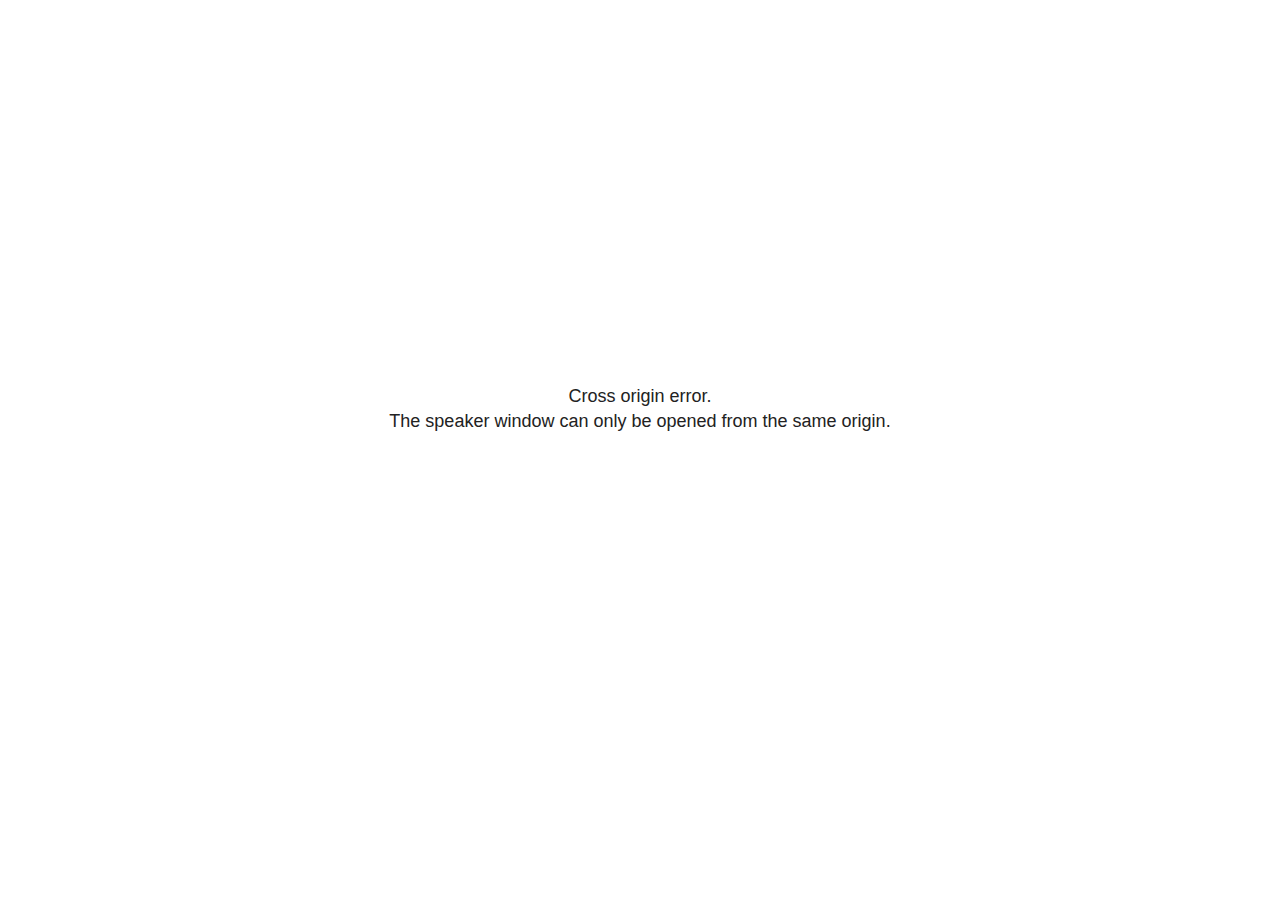
<file: site_libs/revealjs/plugin/notes/speaker-view.html>
<!--
	NOTE: You need to build the notes plugin after making changes to this file.
-->
<html lang="en">
	<head>
		<meta charset="utf-8">

		<title>reveal.js - Speaker View</title>

		<style>
			body {
				font-family: Helvetica;
				font-size: 18px;
			}

			#current-slide,
			#upcoming-slide,
			#speaker-controls {
				padding: 6px;
				box-sizing: border-box;
				-moz-box-sizing: border-box;
			}

			#current-slide iframe,
			#upcoming-slide iframe {
				width: 100%;
				height: 100%;
				border: 1px solid #ddd;
			}

			#current-slide .label,
			#upcoming-slide .label {
				position: absolute;
				top: 10px;
				left: 10px;
				z-index: 2;
			}

			#connection-status {
				position: absolute;
				top: 0;
				left: 0;
				width: 100%;
				height: 100%;
				z-index: 20;
				padding: 30% 20% 20% 20%;
				font-size: 18px;
				color: #222;
				background: #fff;
				text-align: center;
				box-sizing: border-box;
				line-height: 1.4;
			}

			.overlay-element {
				height: 34px;
				line-height: 34px;
				padding: 0 10px;
				text-shadow: none;
				background: rgba( 220, 220, 220, 0.8 );
				color: #222;
				font-size: 14px;
			}

			.overlay-element.interactive:hover {
				background: rgba( 220, 220, 220, 1 );
			}

			#current-slide {
				position: absolute;
				width: 60%;
				height: 100%;
				top: 0;
				left: 0;
				padding-right: 0;
			}

			#upcoming-slide {
				position: absolute;
				width: 40%;
				height: 40%;
				right: 0;
				top: 0;
			}

			/* Speaker controls */
			#speaker-controls {
				position: absolute;
				top: 40%;
				right: 0;
				width: 40%;
				height: 60%;
				overflow: auto;
				font-size: 18px;
			}

				.speaker-controls-time.hidden,
				.speaker-controls-notes.hidden {
					display: none;
				}

				.speaker-controls-time .label,
				.speaker-controls-pace .label,
				.speaker-controls-notes .label {
					text-transform: uppercase;
					font-weight: normal;
					font-size: 0.66em;
					color: #666;
					margin: 0;
				}

				.speaker-controls-time, .speaker-controls-pace {
					border-bottom: 1px solid rgba( 200, 200, 200, 0.5 );
					margin-bottom: 10px;
					padding: 10px 16px;
					padding-bottom: 20px;
					cursor: pointer;
				}

				.speaker-controls-time .reset-button {
					opacity: 0;
					float: right;
					color: #666;
					text-decoration: none;
				}
				.speaker-controls-time:hover .reset-button {
					opacity: 1;
				}

				.speaker-controls-time .timer,
				.speaker-controls-time .clock {
					width: 50%;
				}

				.speaker-controls-time .timer,
				.speaker-controls-time .clock,
				.speaker-controls-time .pacing .hours-value,
				.speaker-controls-time .pacing .minutes-value,
				.speaker-controls-time .pacing .seconds-value {
					font-size: 1.9em;
				}

				.speaker-controls-time .timer {
					float: left;
				}

				.speaker-controls-time .clock {
					float: right;
					text-align: right;
				}

				.speaker-controls-time span.mute {
					opacity: 0.3;
				}

				.speaker-controls-time .pacing-title {
					margin-top: 5px;
				}

				.speaker-controls-time .pacing.ahead {
					color: blue;
				}

				.speaker-controls-time .pacing.on-track {
					color: green;
				}

				.speaker-controls-time .pacing.behind {
					color: red;
				}

				.speaker-controls-notes {
					padding: 10px 16px;
				}

				.speaker-controls-notes .value {
					margin-top: 5px;
					line-height: 1.4;
					font-size: 1.2em;
				}

			/* Layout selector */
			#speaker-layout {
				position: absolute;
				top: 10px;
				right: 10px;
				color: #222;
				z-index: 10;
			}
				#speaker-layout select {
					position: absolute;
					width: 100%;
					height: 100%;
					top: 0;
					left: 0;
					border: 0;
					box-shadow: 0;
					cursor: pointer;
					opacity: 0;

					font-size: 1em;
					background-color: transparent;

					-moz-appearance: none;
					-webkit-appearance: none;
					-webkit-tap-highlight-color: rgba(0, 0, 0, 0);
				}

				#speaker-layout select:focus {
					outline: none;
					box-shadow: none;
				}

			.clear {
				clear: both;
			}

			/* Speaker layout: Wide */
			body[data-speaker-layout="wide"] #current-slide,
			body[data-speaker-layout="wide"] #upcoming-slide {
				width: 50%;
				height: 45%;
				padding: 6px;
			}

			body[data-speaker-layout="wide"] #current-slide {
				top: 0;
				left: 0;
			}

			body[data-speaker-layout="wide"] #upcoming-slide {
				top: 0;
				left: 50%;
			}

			body[data-speaker-layout="wide"] #speaker-controls {
				top: 45%;
				left: 0;
				width: 100%;
				height: 50%;
				font-size: 1.25em;
			}

			/* Speaker layout: Tall */
			body[data-speaker-layout="tall"] #current-slide,
			body[data-speaker-layout="tall"] #upcoming-slide {
				width: 45%;
				height: 50%;
				padding: 6px;
			}

			body[data-speaker-layout="tall"] #current-slide {
				top: 0;
				left: 0;
			}

			body[data-speaker-layout="tall"] #upcoming-slide {
				top: 50%;
				left: 0;
			}

			body[data-speaker-layout="tall"] #speaker-controls {
				padding-top: 40px;
				top: 0;
				left: 45%;
				width: 55%;
				height: 100%;
				font-size: 1.25em;
			}

			/* Speaker layout: Notes only */
			body[data-speaker-layout="notes-only"] #current-slide,
			body[data-speaker-layout="notes-only"] #upcoming-slide {
				display: none;
			}

			body[data-speaker-layout="notes-only"] #speaker-controls {
				padding-top: 40px;
				top: 0;
				left: 0;
				width: 100%;
				height: 100%;
				font-size: 1.25em;
			}

			@media screen and (max-width: 1080px) {
				body[data-speaker-layout="default"] #speaker-controls {
					font-size: 16px;
				}
			}

			@media screen and (max-width: 900px) {
				body[data-speaker-layout="default"] #speaker-controls {
					font-size: 14px;
				}
			}

			@media screen and (max-width: 800px) {
				body[data-speaker-layout="default"] #speaker-controls {
					font-size: 12px;
				}
			}

		</style>
	</head>

	<body>

		<div id="connection-status">Loading speaker view...</div>

		<div id="current-slide"></div>
		<div id="upcoming-slide"><span class="overlay-element label">Upcoming</span></div>
		<div id="speaker-controls">
			<div class="speaker-controls-time">
				<h4 class="label">Time <span class="reset-button">Click to Reset</span></h4>
				<div class="clock">
					<span class="clock-value">0:00 AM</span>
				</div>
				<div class="timer">
					<span class="hours-value">00</span><span class="minutes-value">:00</span><span class="seconds-value">:00</span>
				</div>
				<div class="clear"></div>

				<h4 class="label pacing-title" style="display: none">Pacing – Time to finish current slide</h4>
				<div class="pacing" style="display: none">
					<span class="hours-value">00</span><span class="minutes-value">:00</span><span class="seconds-value">:00</span>
				</div>
			</div>

			<div class="speaker-controls-notes hidden">
				<h4 class="label">Notes</h4>
				<div class="value"></div>
			</div>
		</div>
		<div id="speaker-layout" class="overlay-element interactive">
			<span class="speaker-layout-label"></span>
			<select class="speaker-layout-dropdown"></select>
		</div>

		<script>

			(function() {

				var notes,
					notesValue,
					currentState,
					currentSlide,
					upcomingSlide,
					layoutLabel,
					layoutDropdown,
					pendingCalls = {},
					lastRevealApiCallId = 0,
					connected = false

				var connectionStatus = document.querySelector( '#connection-status' );

				var SPEAKER_LAYOUTS = {
					'default': 'Default',
					'wide': 'Wide',
					'tall': 'Tall',
					'notes-only': 'Notes only'
				};

				setupLayout();

				let openerOrigin;

				try {
					openerOrigin = window.opener.location.origin;
				}
				catch ( error ) { console.warn( error ) }

				// In order to prevent XSS, the speaker view will only run if its
				// opener has the same origin as itself
				if( window.location.origin !== openerOrigin ) {
					connectionStatus.innerHTML = 'Cross origin error.<br>The speaker window can only be opened from the same origin.';
					return;
				}

				var connectionTimeout = setTimeout( function() {
					connectionStatus.innerHTML = 'Error connecting to main window.<br>Please try closing and reopening the speaker view.';
				}, 5000 );

				window.addEventListener( 'message', function( event ) {

					// Validate the origin of all messages to avoid parsing messages
					// that aren't meant for us. Ignore when running off file:// so
					// that the speaker view continues to work without a web server.
					if( window.location.origin !== event.origin && window.location.origin !== 'file://' ) {
						return
					}

					clearTimeout( connectionTimeout );
					connectionStatus.style.display = 'none';

					var data = JSON.parse( event.data );

					// The overview mode is only useful to the reveal.js instance
					// where navigation occurs so we don't sync it
					if( data.state ) delete data.state.overview;

					// Messages sent by the notes plugin inside of the main window
					if( data && data.namespace === 'reveal-notes' ) {
						if( data.type === 'connect' ) {
							handleConnectMessage( data );
						}
						else if( data.type === 'state' ) {
							handleStateMessage( data );
						}
						else if( data.type === 'return' ) {
							pendingCalls[data.callId](data.result);
							delete pendingCalls[data.callId];
						}
					}
					// Messages sent by the reveal.js inside of the current slide preview
					else if( data && data.namespace === 'reveal' ) {
						if( /ready/.test( data.eventName ) ) {
							// Send a message back to notify that the handshake is complete
							window.opener.postMessage( JSON.stringify({ namespace: 'reveal-notes', type: 'connected'} ), '*' );
						}
						else if( /slidechanged|fragmentshown|fragmenthidden|paused|resumed/.test( data.eventName ) && currentState !== JSON.stringify( data.state ) ) {

							dispatchStateToMainWindow( data.state );

						}
					}

				} );

				/**
				 * Updates the presentation in the main window to match the state
				 * of the presentation in the notes window.
				 */
				const dispatchStateToMainWindow = debounce(( state ) => {
					window.opener.postMessage( JSON.stringify({ method: 'setState', args: [ state ]} ), '*' );
				}, 500);

				/**
				 * Asynchronously calls the Reveal.js API of the main frame.
				 */
				function callRevealApi( methodName, methodArguments, callback ) {

					var callId = ++lastRevealApiCallId;
					pendingCalls[callId] = callback;
					window.opener.postMessage( JSON.stringify( {
						namespace: 'reveal-notes',
						type: 'call',
						callId: callId,
						methodName: methodName,
						arguments: methodArguments
					} ), '*' );

				}

				/**
				 * Called when the main window is trying to establish a
				 * connection.
				 */
				function handleConnectMessage( data ) {

					if( connected === false ) {
						connected = true;

						setupIframes( data );
						setupKeyboard();
						setupNotes();
						setupTimer();
						setupHeartbeat();
					}

				}

				/**
				 * Called when the main window sends an updated state.
				 */
				function handleStateMessage( data ) {

					// Store the most recently set state to avoid circular loops
					// applying the same state
					currentState = JSON.stringify( data.state );

					// No need for updating the notes in case of fragment changes
					if ( data.notes ) {
						notes.classList.remove( 'hidden' );
						notesValue.style.whiteSpace = data.whitespace;
						if( data.markdown ) {
							notesValue.innerHTML = marked( data.notes );
						}
						else {
							notesValue.innerHTML = data.notes;
						}
					}
					else {
						notes.classList.add( 'hidden' );
					}

					// Update the note slides
					currentSlide.contentWindow.postMessage( JSON.stringify({ method: 'setState', args: [ data.state ] }), '*' );
					upcomingSlide.contentWindow.postMessage( JSON.stringify({ method: 'setState', args: [ data.state ] }), '*' );
					upcomingSlide.contentWindow.postMessage( JSON.stringify({ method: 'next' }), '*' );

				}

				// Limit to max one state update per X ms
				handleStateMessage = debounce( handleStateMessage, 200 );

				/**
				 * Forward keyboard events to the current slide window.
				 * This enables keyboard events to work even if focus
				 * isn't set on the current slide iframe.
				 *
				 * Block F5 default handling, it reloads and disconnects
				 * the speaker notes window.
				 */
				function setupKeyboard() {

					document.addEventListener( 'keydown', function( event ) {
						if( event.keyCode === 116 || ( event.metaKey && event.keyCode === 82 ) ) {
							event.preventDefault();
							return false;
						}
						currentSlide.contentWindow.postMessage( JSON.stringify({ method: 'triggerKey', args: [ event.keyCode ] }), '*' );
					} );

				}

				/**
				 * Creates the preview iframes.
				 */
				function setupIframes( data ) {

					var params = [
						'receiver',
						'progress=false',
						'history=false',
						'transition=none',
						'autoSlide=0',
						'backgroundTransition=none'
					].join( '&' );

					var urlSeparator = /\?/.test(data.url) ? '&' : '?';
					var hash = '#/' + data.state.indexh + '/' + data.state.indexv;
					var currentURL = data.url + urlSeparator + params + '&scrollActivationWidth=false&postMessageEvents=true' + hash;
					var upcomingURL = data.url + urlSeparator + params + '&scrollActivationWidth=false&controls=false' + hash;

					currentSlide = document.createElement( 'iframe' );
					currentSlide.setAttribute( 'width', 1280 );
					currentSlide.setAttribute( 'height', 1024 );
					currentSlide.setAttribute( 'src', currentURL );
					document.querySelector( '#current-slide' ).appendChild( currentSlide );

					upcomingSlide = document.createElement( 'iframe' );
					upcomingSlide.setAttribute( 'width', 640 );
					upcomingSlide.setAttribute( 'height', 512 );
					upcomingSlide.setAttribute( 'src', upcomingURL );
					document.querySelector( '#upcoming-slide' ).appendChild( upcomingSlide );

				}

				/**
				 * Setup the notes UI.
				 */
				function setupNotes() {

					notes = document.querySelector( '.speaker-controls-notes' );
					notesValue = document.querySelector( '.speaker-controls-notes .value' );

				}

				/**
				 * We send out a heartbeat at all times to ensure we can
				 * reconnect with the main presentation window after reloads.
				 */
				function setupHeartbeat() {

					setInterval( () => {
						window.opener.postMessage( JSON.stringify({ namespace: 'reveal-notes', type: 'heartbeat'} ), '*' );
					}, 1000 );

				}

				function getTimings( callback ) {

					callRevealApi( 'getSlidesAttributes', [], function ( slideAttributes ) {
						callRevealApi( 'getConfig', [], function ( config ) {
							var totalTime = config.totalTime;
							var minTimePerSlide = config.minimumTimePerSlide || 0;
							var defaultTiming = config.defaultTiming;
							if ((defaultTiming == null) && (totalTime == null)) {
								callback(null);
								return;
							}
							// Setting totalTime overrides defaultTiming
							if (totalTime) {
								defaultTiming = 0;
							}
							var timings = [];
							for ( var i in slideAttributes ) {
								var slide = slideAttributes[ i ];
								var timing = defaultTiming;
								if( slide.hasOwnProperty( 'data-timing' )) {
									var t = slide[ 'data-timing' ];
									timing = parseInt(t);
									if( isNaN(timing) ) {
										console.warn("Could not parse timing '" + t + "' of slide " + i + "; using default of " + defaultTiming);
										timing = defaultTiming;
									}
								}
								timings.push(timing);
							}
							if ( totalTime ) {
								// After we've allocated time to individual slides, we summarize it and
								// subtract it from the total time
								var remainingTime = totalTime - timings.reduce( function(a, b) { return a + b; }, 0 );
								// The remaining time is divided by the number of slides that have 0 seconds
								// allocated at the moment, giving the average time-per-slide on the remaining slides
								var remainingSlides = (timings.filter( function(x) { return x == 0 }) ).length
								var timePerSlide = Math.round( remainingTime / remainingSlides, 0 )
								// And now we replace every zero-value timing with that average
								timings = timings.map( function(x) { return (x==0 ? timePerSlide : x) } );
							}
							var slidesUnderMinimum = timings.filter( function(x) { return (x < minTimePerSlide) } ).length
							if ( slidesUnderMinimum ) {
								message = "The pacing time for " + slidesUnderMinimum + " slide(s) is under the configured minimum of " + minTimePerSlide + " seconds. Check the data-timing attribute on individual slides, or consider increasing the totalTime or minimumTimePerSlide configuration options (or removing some slides).";
								alert(message);
							}
							callback( timings );
						} );
					} );

				}

				/**
				 * Return the number of seconds allocated for presenting
				 * all slides up to and including this one.
				 */
				function getTimeAllocated( timings, callback ) {

					callRevealApi( 'getSlidePastCount', [], function ( currentSlide ) {
						var allocated = 0;
						for (var i in timings.slice(0, currentSlide + 1)) {
							allocated += timings[i];
						}
						callback( allocated );
					} );

				}

				/**
				 * Create the timer and clock and start updating them
				 * at an interval.
				 */
				function setupTimer() {

					var start = new Date(),
					timeEl = document.querySelector( '.speaker-controls-time' ),
					clockEl = timeEl.querySelector( '.clock-value' ),
					hoursEl = timeEl.querySelector( '.hours-value' ),
					minutesEl = timeEl.querySelector( '.minutes-value' ),
					secondsEl = timeEl.querySelector( '.seconds-value' ),
					pacingTitleEl = timeEl.querySelector( '.pacing-title' ),
					pacingEl = timeEl.querySelector( '.pacing' ),
					pacingHoursEl = pacingEl.querySelector( '.hours-value' ),
					pacingMinutesEl = pacingEl.querySelector( '.minutes-value' ),
					pacingSecondsEl = pacingEl.querySelector( '.seconds-value' );

					var timings = null;
					getTimings( function ( _timings ) {

						timings = _timings;
						if (_timings !== null) {
							pacingTitleEl.style.removeProperty('display');
							pacingEl.style.removeProperty('display');
						}

						// Update once directly
						_updateTimer();

						// Then update every second
						setInterval( _updateTimer, 1000 );

					} );


					function _resetTimer() {

						if (timings == null) {
							start = new Date();
							_updateTimer();
						}
						else {
							// Reset timer to beginning of current slide
							getTimeAllocated( timings, function ( slideEndTimingSeconds ) {
								var slideEndTiming = slideEndTimingSeconds * 1000;
								callRevealApi( 'getSlidePastCount', [], function ( currentSlide ) {
									var currentSlideTiming = timings[currentSlide] * 1000;
									var previousSlidesTiming = slideEndTiming - currentSlideTiming;
									var now = new Date();
									start = new Date(now.getTime() - previousSlidesTiming);
									_updateTimer();
								} );
							} );
						}

					}

					timeEl.addEventListener( 'click', function() {
						_resetTimer();
						return false;
					} );

					function _displayTime( hrEl, minEl, secEl, time) {

						var sign = Math.sign(time) == -1 ? "-" : "";
						time = Math.abs(Math.round(time / 1000));
						var seconds = time % 60;
						var minutes = Math.floor( time / 60 ) % 60 ;
						var hours = Math.floor( time / ( 60 * 60 )) ;
						hrEl.innerHTML = sign + zeroPadInteger( hours );
						if (hours == 0) {
							hrEl.classList.add( 'mute' );
						}
						else {
							hrEl.classList.remove( 'mute' );
						}
						minEl.innerHTML = ':' + zeroPadInteger( minutes );
						if (hours == 0 && minutes == 0) {
							minEl.classList.add( 'mute' );
						}
						else {
							minEl.classList.remove( 'mute' );
						}
						secEl.innerHTML = ':' + zeroPadInteger( seconds );
					}

					function _updateTimer() {

						var diff, hours, minutes, seconds,
						now = new Date();

						diff = now.getTime() - start.getTime();

						clockEl.innerHTML = now.toLocaleTimeString( 'en-US', { hour12: true, hour: '2-digit', minute:'2-digit' } );
						_displayTime( hoursEl, minutesEl, secondsEl, diff );
						if (timings !== null) {
							_updatePacing(diff);
						}

					}

					function _updatePacing(diff) {

						getTimeAllocated( timings, function ( slideEndTimingSeconds ) {
							var slideEndTiming = slideEndTimingSeconds * 1000;

							callRevealApi( 'getSlidePastCount', [], function ( currentSlide ) {
								var currentSlideTiming = timings[currentSlide] * 1000;
								var timeLeftCurrentSlide = slideEndTiming - diff;
								if (timeLeftCurrentSlide < 0) {
									pacingEl.className = 'pacing behind';
								}
								else if (timeLeftCurrentSlide < currentSlideTiming) {
									pacingEl.className = 'pacing on-track';
								}
								else {
									pacingEl.className = 'pacing ahead';
								}
								_displayTime( pacingHoursEl, pacingMinutesEl, pacingSecondsEl, timeLeftCurrentSlide );
							} );
						} );
					}

				}

				/**
				 * Sets up the speaker view layout and layout selector.
				 */
				function setupLayout() {

					layoutDropdown = document.querySelector( '.speaker-layout-dropdown' );
					layoutLabel = document.querySelector( '.speaker-layout-label' );

					// Render the list of available layouts
					for( var id in SPEAKER_LAYOUTS ) {
						var option = document.createElement( 'option' );
						option.setAttribute( 'value', id );
						option.textContent = SPEAKER_LAYOUTS[ id ];
						layoutDropdown.appendChild( option );
					}

					// Monitor the dropdown for changes
					layoutDropdown.addEventListener( 'change', function( event ) {

						setLayout( layoutDropdown.value );

					}, false );

					// Restore any currently persisted layout
					setLayout( getLayout() );

				}

				/**
				 * Sets a new speaker view layout. The layout is persisted
				 * in local storage.
				 */
				function setLayout( value ) {

					var title = SPEAKER_LAYOUTS[ value ];

					layoutLabel.innerHTML = 'Layout' + ( title ? ( ': ' + title ) : '' );
					layoutDropdown.value = value;

					document.body.setAttribute( 'data-speaker-layout', value );

					// Persist locally
					if( supportsLocalStorage() ) {
						window.localStorage.setItem( 'reveal-speaker-layout', value );
					}

				}

				/**
				 * Returns the ID of the most recently set speaker layout
				 * or our default layout if none has been set.
				 */
				function getLayout() {

					if( supportsLocalStorage() ) {
						var layout = window.localStorage.getItem( 'reveal-speaker-layout' );
						if( layout ) {
							return layout;
						}
					}

					// Default to the first record in the layouts hash
					for( var id in SPEAKER_LAYOUTS ) {
						return id;
					}

				}

				function supportsLocalStorage() {

					try {
						localStorage.setItem('test', 'test');
						localStorage.removeItem('test');
						return true;
					}
					catch( e ) {
						return false;
					}

				}

				function zeroPadInteger( num ) {

					var str = '00' + parseInt( num );
					return str.substring( str.length - 2 );

				}

				/**
				 * Limits the frequency at which a function can be called.
				 */
				function debounce( fn, ms ) {

					var lastTime = 0,
						timeout;

					return function() {

						var args = arguments;
						var context = this;

						clearTimeout( timeout );

						var timeSinceLastCall = Date.now() - lastTime;
						if( timeSinceLastCall > ms ) {
							fn.apply( context, args );
							lastTime = Date.now();
						}
						else {
							timeout = setTimeout( function() {
								fn.apply( context, args );
								lastTime = Date.now();
							}, ms - timeSinceLastCall );
						}

					}

				}

			})();

		</script>
	</body>
</html>
</file>
<file: site_libs/quarto-html/tippy.css>
.tippy-box[data-animation=fade][data-state=hidden]{opacity:0}[data-tippy-root]{max-width:calc(100vw - 10px)}.tippy-box{position:relative;background-color:#333;color:#fff;border-radius:4px;font-size:14px;line-height:1.4;white-space:normal;outline:0;transition-property:transform,visibility,opacity}.tippy-box[data-placement^=top]>.tippy-arrow{bottom:0}.tippy-box[data-placement^=top]>.tippy-arrow:before{bottom:-7px;left:0;border-width:8px 8px 0;border-top-color:initial;transform-origin:center top}.tippy-box[data-placement^=bottom]>.tippy-arrow{top:0}.tippy-box[data-placement^=bottom]>.tippy-arrow:before{top:-7px;left:0;border-width:0 8px 8px;border-bottom-color:initial;transform-origin:center bottom}.tippy-box[data-placement^=left]>.tippy-arrow{right:0}.tippy-box[data-placement^=left]>.tippy-arrow:before{border-width:8px 0 8px 8px;border-left-color:initial;right:-7px;transform-origin:center left}.tippy-box[data-placement^=right]>.tippy-arrow{left:0}.tippy-box[data-placement^=right]>.tippy-arrow:before{left:-7px;border-width:8px 8px 8px 0;border-right-color:initial;transform-origin:center right}.tippy-box[data-inertia][data-state=visible]{transition-timing-function:cubic-bezier(.54,1.5,.38,1.11)}.tippy-arrow{width:16px;height:16px;color:#333}.tippy-arrow:before{content:"";position:absolute;border-color:transparent;border-style:solid}.tippy-content{position:relative;padding:5px 9px;z-index:1}
</file>
<file: site_libs/quarto-html/quarto-syntax-highlighting-dc55a5b9e770e841cd82e46aadbfb9b0.css>
/* quarto syntax highlight colors */
:root {
  --quarto-hl-ot-color: #003B4F;
  --quarto-hl-at-color: #657422;
  --quarto-hl-ss-color: #20794D;
  --quarto-hl-an-color: #5E5E5E;
  --quarto-hl-fu-color: #4758AB;
  --quarto-hl-st-color: #20794D;
  --quarto-hl-cf-color: #003B4F;
  --quarto-hl-op-color: #5E5E5E;
  --quarto-hl-er-color: #AD0000;
  --quarto-hl-bn-color: #AD0000;
  --quarto-hl-al-color: #AD0000;
  --quarto-hl-va-color: #111111;
  --quarto-hl-bu-color: inherit;
  --quarto-hl-ex-color: inherit;
  --quarto-hl-pp-color: #AD0000;
  --quarto-hl-in-color: #5E5E5E;
  --quarto-hl-vs-color: #20794D;
  --quarto-hl-wa-color: #5E5E5E;
  --quarto-hl-do-color: #5E5E5E;
  --quarto-hl-im-color: #00769E;
  --quarto-hl-ch-color: #20794D;
  --quarto-hl-dt-color: #AD0000;
  --quarto-hl-fl-color: #AD0000;
  --quarto-hl-co-color: #5E5E5E;
  --quarto-hl-cv-color: #5E5E5E;
  --quarto-hl-cn-color: #8f5902;
  --quarto-hl-sc-color: #5E5E5E;
  --quarto-hl-dv-color: #AD0000;
  --quarto-hl-kw-color: #003B4F;
}

/* other quarto variables */
:root {
  --quarto-font-monospace: SFMono-Regular, Menlo, Monaco, Consolas, "Liberation Mono", "Courier New", monospace;
}

/* syntax highlight based on Pandoc's rules */
pre > code.sourceCode > span {
  color: #003B4F;
}

code.sourceCode > span {
  color: #003B4F;
}

div.sourceCode,
div.sourceCode pre.sourceCode {
  color: #003B4F;
}

/* Normal */
code span {
  color: #003B4F;
}

/* Alert */
code span.al {
  color: #AD0000;
  font-style: inherit;
}

/* Annotation */
code span.an {
  color: #5E5E5E;
  font-style: inherit;
}

/* Attribute */
code span.at {
  color: #657422;
  font-style: inherit;
}

/* BaseN */
code span.bn {
  color: #AD0000;
  font-style: inherit;
}

/* BuiltIn */
code span.bu {
  font-style: inherit;
}

/* ControlFlow */
code span.cf {
  color: #003B4F;
  font-weight: bold;
  font-style: inherit;
}

/* Char */
code span.ch {
  color: #20794D;
  font-style: inherit;
}

/* Constant */
code span.cn {
  color: #8f5902;
  font-style: inherit;
}

/* Comment */
code span.co {
  color: #5E5E5E;
  font-style: inherit;
}

/* CommentVar */
code span.cv {
  color: #5E5E5E;
  font-style: italic;
}

/* Documentation */
code span.do {
  color: #5E5E5E;
  font-style: italic;
}

/* DataType */
code span.dt {
  color: #AD0000;
  font-style: inherit;
}

/* DecVal */
code span.dv {
  color: #AD0000;
  font-style: inherit;
}

/* Error */
code span.er {
  color: #AD0000;
  font-style: inherit;
}

/* Extension */
code span.ex {
  font-style: inherit;
}

/* Float */
code span.fl {
  color: #AD0000;
  font-style: inherit;
}

/* Function */
code span.fu {
  color: #4758AB;
  font-style: inherit;
}

/* Import */
code span.im {
  color: #00769E;
  font-style: inherit;
}

/* Information */
code span.in {
  color: #5E5E5E;
  font-style: inherit;
}

/* Keyword */
code span.kw {
  color: #003B4F;
  font-weight: bold;
  font-style: inherit;
}

/* Operator */
code span.op {
  color: #5E5E5E;
  font-style: inherit;
}

/* Other */
code span.ot {
  color: #003B4F;
  font-style: inherit;
}

/* Preprocessor */
code span.pp {
  color: #AD0000;
  font-style: inherit;
}

/* SpecialChar */
code span.sc {
  color: #5E5E5E;
  font-style: inherit;
}

/* SpecialString */
code span.ss {
  color: #20794D;
  font-style: inherit;
}

/* String */
code span.st {
  color: #20794D;
  font-style: inherit;
}

/* Variable */
code span.va {
  color: #111111;
  font-style: inherit;
}

/* VerbatimString */
code span.vs {
  color: #20794D;
  font-style: inherit;
}

/* Warning */
code span.wa {
  color: #5E5E5E;
  font-style: italic;
}

.prevent-inlining {
  content: "</";
}

/*# sourceMappingURL=21f0b8dca5c347bd0a806dc2ce2adfe3.css.map */
</file>
<file: _book/site_libs/quarto-html/tippy.css>
.tippy-box[data-animation=fade][data-state=hidden]{opacity:0}[data-tippy-root]{max-width:calc(100vw - 10px)}.tippy-box{position:relative;background-color:#333;color:#fff;border-radius:4px;font-size:14px;line-height:1.4;white-space:normal;outline:0;transition-property:transform,visibility,opacity}.tippy-box[data-placement^=top]>.tippy-arrow{bottom:0}.tippy-box[data-placement^=top]>.tippy-arrow:before{bottom:-7px;left:0;border-width:8px 8px 0;border-top-color:initial;transform-origin:center top}.tippy-box[data-placement^=bottom]>.tippy-arrow{top:0}.tippy-box[data-placement^=bottom]>.tippy-arrow:before{top:-7px;left:0;border-width:0 8px 8px;border-bottom-color:initial;transform-origin:center bottom}.tippy-box[data-placement^=left]>.tippy-arrow{right:0}.tippy-box[data-placement^=left]>.tippy-arrow:before{border-width:8px 0 8px 8px;border-left-color:initial;right:-7px;transform-origin:center left}.tippy-box[data-placement^=right]>.tippy-arrow{left:0}.tippy-box[data-placement^=right]>.tippy-arrow:before{left:-7px;border-width:8px 8px 8px 0;border-right-color:initial;transform-origin:center right}.tippy-box[data-inertia][data-state=visible]{transition-timing-function:cubic-bezier(.54,1.5,.38,1.11)}.tippy-arrow{width:16px;height:16px;color:#333}.tippy-arrow:before{content:"";position:absolute;border-color:transparent;border-style:solid}.tippy-content{position:relative;padding:5px 9px;z-index:1}
</file>
<file: _book/site_libs/quarto-html/quarto-syntax-highlighting-dc55a5b9e770e841cd82e46aadbfb9b0.css>
/* quarto syntax highlight colors */
:root {
  --quarto-hl-ot-color: #003B4F;
  --quarto-hl-at-color: #657422;
  --quarto-hl-ss-color: #20794D;
  --quarto-hl-an-color: #5E5E5E;
  --quarto-hl-fu-color: #4758AB;
  --quarto-hl-st-color: #20794D;
  --quarto-hl-cf-color: #003B4F;
  --quarto-hl-op-color: #5E5E5E;
  --quarto-hl-er-color: #AD0000;
  --quarto-hl-bn-color: #AD0000;
  --quarto-hl-al-color: #AD0000;
  --quarto-hl-va-color: #111111;
  --quarto-hl-bu-color: inherit;
  --quarto-hl-ex-color: inherit;
  --quarto-hl-pp-color: #AD0000;
  --quarto-hl-in-color: #5E5E5E;
  --quarto-hl-vs-color: #20794D;
  --quarto-hl-wa-color: #5E5E5E;
  --quarto-hl-do-color: #5E5E5E;
  --quarto-hl-im-color: #00769E;
  --quarto-hl-ch-color: #20794D;
  --quarto-hl-dt-color: #AD0000;
  --quarto-hl-fl-color: #AD0000;
  --quarto-hl-co-color: #5E5E5E;
  --quarto-hl-cv-color: #5E5E5E;
  --quarto-hl-cn-color: #8f5902;
  --quarto-hl-sc-color: #5E5E5E;
  --quarto-hl-dv-color: #AD0000;
  --quarto-hl-kw-color: #003B4F;
}

/* other quarto variables */
:root {
  --quarto-font-monospace: SFMono-Regular, Menlo, Monaco, Consolas, "Liberation Mono", "Courier New", monospace;
}

/* syntax highlight based on Pandoc's rules */
pre > code.sourceCode > span {
  color: #003B4F;
}

code.sourceCode > span {
  color: #003B4F;
}

div.sourceCode,
div.sourceCode pre.sourceCode {
  color: #003B4F;
}

/* Normal */
code span {
  color: #003B4F;
}

/* Alert */
code span.al {
  color: #AD0000;
  font-style: inherit;
}

/* Annotation */
code span.an {
  color: #5E5E5E;
  font-style: inherit;
}

/* Attribute */
code span.at {
  color: #657422;
  font-style: inherit;
}

/* BaseN */
code span.bn {
  color: #AD0000;
  font-style: inherit;
}

/* BuiltIn */
code span.bu {
  font-style: inherit;
}

/* ControlFlow */
code span.cf {
  color: #003B4F;
  font-weight: bold;
  font-style: inherit;
}

/* Char */
code span.ch {
  color: #20794D;
  font-style: inherit;
}

/* Constant */
code span.cn {
  color: #8f5902;
  font-style: inherit;
}

/* Comment */
code span.co {
  color: #5E5E5E;
  font-style: inherit;
}

/* CommentVar */
code span.cv {
  color: #5E5E5E;
  font-style: italic;
}

/* Documentation */
code span.do {
  color: #5E5E5E;
  font-style: italic;
}

/* DataType */
code span.dt {
  color: #AD0000;
  font-style: inherit;
}

/* DecVal */
code span.dv {
  color: #AD0000;
  font-style: inherit;
}

/* Error */
code span.er {
  color: #AD0000;
  font-style: inherit;
}

/* Extension */
code span.ex {
  font-style: inherit;
}

/* Float */
code span.fl {
  color: #AD0000;
  font-style: inherit;
}

/* Function */
code span.fu {
  color: #4758AB;
  font-style: inherit;
}

/* Import */
code span.im {
  color: #00769E;
  font-style: inherit;
}

/* Information */
code span.in {
  color: #5E5E5E;
  font-style: inherit;
}

/* Keyword */
code span.kw {
  color: #003B4F;
  font-weight: bold;
  font-style: inherit;
}

/* Operator */
code span.op {
  color: #5E5E5E;
  font-style: inherit;
}

/* Other */
code span.ot {
  color: #003B4F;
  font-style: inherit;
}

/* Preprocessor */
code span.pp {
  color: #AD0000;
  font-style: inherit;
}

/* SpecialChar */
code span.sc {
  color: #5E5E5E;
  font-style: inherit;
}

/* SpecialString */
code span.ss {
  color: #20794D;
  font-style: inherit;
}

/* String */
code span.st {
  color: #20794D;
  font-style: inherit;
}

/* Variable */
code span.va {
  color: #111111;
  font-style: inherit;
}

/* VerbatimString */
code span.vs {
  color: #20794D;
  font-style: inherit;
}

/* Warning */
code span.wa {
  color: #5E5E5E;
  font-style: italic;
}

.prevent-inlining {
  content: "</";
}

/*# sourceMappingURL=21f0b8dca5c347bd0a806dc2ce2adfe3.css.map */
</file>
<file: _book/site_libs/quarto-html/quarto-syntax-highlighting-dark-b651517ce65839d647a86e2780455cfb.css>
/* quarto syntax highlight colors */
:root {
  --quarto-hl-al-color: #f07178;
  --quarto-hl-an-color: #d4d0ab;
  --quarto-hl-at-color: #00e0e0;
  --quarto-hl-bn-color: #d4d0ab;
  --quarto-hl-bu-color: #abe338;
  --quarto-hl-ch-color: #abe338;
  --quarto-hl-co-color: #f8f8f2;
  --quarto-hl-cv-color: #ffd700;
  --quarto-hl-cn-color: #ffd700;
  --quarto-hl-cf-color: #ffa07a;
  --quarto-hl-dt-color: #ffa07a;
  --quarto-hl-dv-color: #d4d0ab;
  --quarto-hl-do-color: #f8f8f2;
  --quarto-hl-er-color: #f07178;
  --quarto-hl-ex-color: #00e0e0;
  --quarto-hl-fl-color: #d4d0ab;
  --quarto-hl-fu-color: #ffa07a;
  --quarto-hl-im-color: #abe338;
  --quarto-hl-in-color: #d4d0ab;
  --quarto-hl-kw-color: #ffa07a;
  --quarto-hl-op-color: #ffa07a;
  --quarto-hl-ot-color: #00e0e0;
  --quarto-hl-pp-color: #dcc6e0;
  --quarto-hl-re-color: #00e0e0;
  --quarto-hl-sc-color: #abe338;
  --quarto-hl-ss-color: #abe338;
  --quarto-hl-st-color: #abe338;
  --quarto-hl-va-color: #00e0e0;
  --quarto-hl-vs-color: #abe338;
  --quarto-hl-wa-color: #dcc6e0;
}

/* other quarto variables */
:root {
  --quarto-font-monospace: SFMono-Regular, Menlo, Monaco, Consolas, "Liberation Mono", "Courier New", monospace;
}

/* syntax highlight based on Pandoc's rules */
pre > code.sourceCode > span {
  color: #f8f8f2;
}

code.sourceCode > span {
  color: #f8f8f2;
}

div.sourceCode,
div.sourceCode pre.sourceCode {
  color: #f8f8f2;
}

/* Normal */
code span {
  color: #f8f8f2;
}

/* Alert */
code span.al {
  color: #f07178;
}

/* Annotation */
code span.an {
  color: #d4d0ab;
}

/* Attribute */
code span.at {
  color: #00e0e0;
}

/* BaseN */
code span.bn {
  color: #d4d0ab;
}

/* BuiltIn */
code span.bu {
  color: #abe338;
}

/* ControlFlow */
code span.cf {
  font-weight: bold;
  color: #ffa07a;
}

/* Char */
code span.ch {
  color: #abe338;
}

/* Constant */
code span.cn {
  color: #ffd700;
}

/* Comment */
code span.co {
  font-style: italic;
  color: #f8f8f2;
}

/* CommentVar */
code span.cv {
  color: #ffd700;
}

/* Documentation */
code span.do {
  color: #f8f8f2;
}

/* DataType */
code span.dt {
  color: #ffa07a;
}

/* DecVal */
code span.dv {
  color: #d4d0ab;
}

/* Error */
code span.er {
  color: #f07178;
  text-decoration: underline;
}

/* Extension */
code span.ex {
  font-weight: bold;
  color: #00e0e0;
}

/* Float */
code span.fl {
  color: #d4d0ab;
}

/* Function */
code span.fu {
  color: #ffa07a;
}

/* Import */
code span.im {
  color: #abe338;
}

/* Information */
code span.in {
  color: #d4d0ab;
}

/* Keyword */
code span.kw {
  font-weight: bold;
  color: #ffa07a;
}

/* Operator */
code span.op {
  color: #ffa07a;
}

/* Other */
code span.ot {
  color: #00e0e0;
}

/* Preprocessor */
code span.pp {
  color: #dcc6e0;
}

/* RegionMarker */
code span.re {
  background-color: #f8f8f2;
  color: #00e0e0;
}

/* SpecialChar */
code span.sc {
  color: #abe338;
}

/* SpecialString */
code span.ss {
  color: #abe338;
}

/* String */
code span.st {
  color: #abe338;
}

/* Variable */
code span.va {
  color: #00e0e0;
}

/* VerbatimString */
code span.vs {
  color: #abe338;
}

/* Warning */
code span.wa {
  color: #dcc6e0;
}

.prevent-inlining {
  content: "</";
}

/*# sourceMappingURL=7d52425e2e4906fd318f8314235819b3.css.map */
</file>
<file: site_libs/quarto-html/quarto-syntax-highlighting-dark-b651517ce65839d647a86e2780455cfb.css>
/* quarto syntax highlight colors */
:root {
  --quarto-hl-al-color: #f07178;
  --quarto-hl-an-color: #d4d0ab;
  --quarto-hl-at-color: #00e0e0;
  --quarto-hl-bn-color: #d4d0ab;
  --quarto-hl-bu-color: #abe338;
  --quarto-hl-ch-color: #abe338;
  --quarto-hl-co-color: #f8f8f2;
  --quarto-hl-cv-color: #ffd700;
  --quarto-hl-cn-color: #ffd700;
  --quarto-hl-cf-color: #ffa07a;
  --quarto-hl-dt-color: #ffa07a;
  --quarto-hl-dv-color: #d4d0ab;
  --quarto-hl-do-color: #f8f8f2;
  --quarto-hl-er-color: #f07178;
  --quarto-hl-ex-color: #00e0e0;
  --quarto-hl-fl-color: #d4d0ab;
  --quarto-hl-fu-color: #ffa07a;
  --quarto-hl-im-color: #abe338;
  --quarto-hl-in-color: #d4d0ab;
  --quarto-hl-kw-color: #ffa07a;
  --quarto-hl-op-color: #ffa07a;
  --quarto-hl-ot-color: #00e0e0;
  --quarto-hl-pp-color: #dcc6e0;
  --quarto-hl-re-color: #00e0e0;
  --quarto-hl-sc-color: #abe338;
  --quarto-hl-ss-color: #abe338;
  --quarto-hl-st-color: #abe338;
  --quarto-hl-va-color: #00e0e0;
  --quarto-hl-vs-color: #abe338;
  --quarto-hl-wa-color: #dcc6e0;
}

/* other quarto variables */
:root {
  --quarto-font-monospace: SFMono-Regular, Menlo, Monaco, Consolas, "Liberation Mono", "Courier New", monospace;
}

/* syntax highlight based on Pandoc's rules */
pre > code.sourceCode > span {
  color: #f8f8f2;
}

code.sourceCode > span {
  color: #f8f8f2;
}

div.sourceCode,
div.sourceCode pre.sourceCode {
  color: #f8f8f2;
}

/* Normal */
code span {
  color: #f8f8f2;
}

/* Alert */
code span.al {
  color: #f07178;
}

/* Annotation */
code span.an {
  color: #d4d0ab;
}

/* Attribute */
code span.at {
  color: #00e0e0;
}

/* BaseN */
code span.bn {
  color: #d4d0ab;
}

/* BuiltIn */
code span.bu {
  color: #abe338;
}

/* ControlFlow */
code span.cf {
  font-weight: bold;
  color: #ffa07a;
}

/* Char */
code span.ch {
  color: #abe338;
}

/* Constant */
code span.cn {
  color: #ffd700;
}

/* Comment */
code span.co {
  font-style: italic;
  color: #f8f8f2;
}

/* CommentVar */
code span.cv {
  color: #ffd700;
}

/* Documentation */
code span.do {
  color: #f8f8f2;
}

/* DataType */
code span.dt {
  color: #ffa07a;
}

/* DecVal */
code span.dv {
  color: #d4d0ab;
}

/* Error */
code span.er {
  color: #f07178;
  text-decoration: underline;
}

/* Extension */
code span.ex {
  font-weight: bold;
  color: #00e0e0;
}

/* Float */
code span.fl {
  color: #d4d0ab;
}

/* Function */
code span.fu {
  color: #ffa07a;
}

/* Import */
code span.im {
  color: #abe338;
}

/* Information */
code span.in {
  color: #d4d0ab;
}

/* Keyword */
code span.kw {
  font-weight: bold;
  color: #ffa07a;
}

/* Operator */
code span.op {
  color: #ffa07a;
}

/* Other */
code span.ot {
  color: #00e0e0;
}

/* Preprocessor */
code span.pp {
  color: #dcc6e0;
}

/* RegionMarker */
code span.re {
  background-color: #f8f8f2;
  color: #00e0e0;
}

/* SpecialChar */
code span.sc {
  color: #abe338;
}

/* SpecialString */
code span.ss {
  color: #abe338;
}

/* String */
code span.st {
  color: #abe338;
}

/* Variable */
code span.va {
  color: #00e0e0;
}

/* VerbatimString */
code span.vs {
  color: #abe338;
}

/* Warning */
code span.wa {
  color: #dcc6e0;
}

.prevent-inlining {
  content: "</";
}

/*# sourceMappingURL=7d52425e2e4906fd318f8314235819b3.css.map */
</file>
